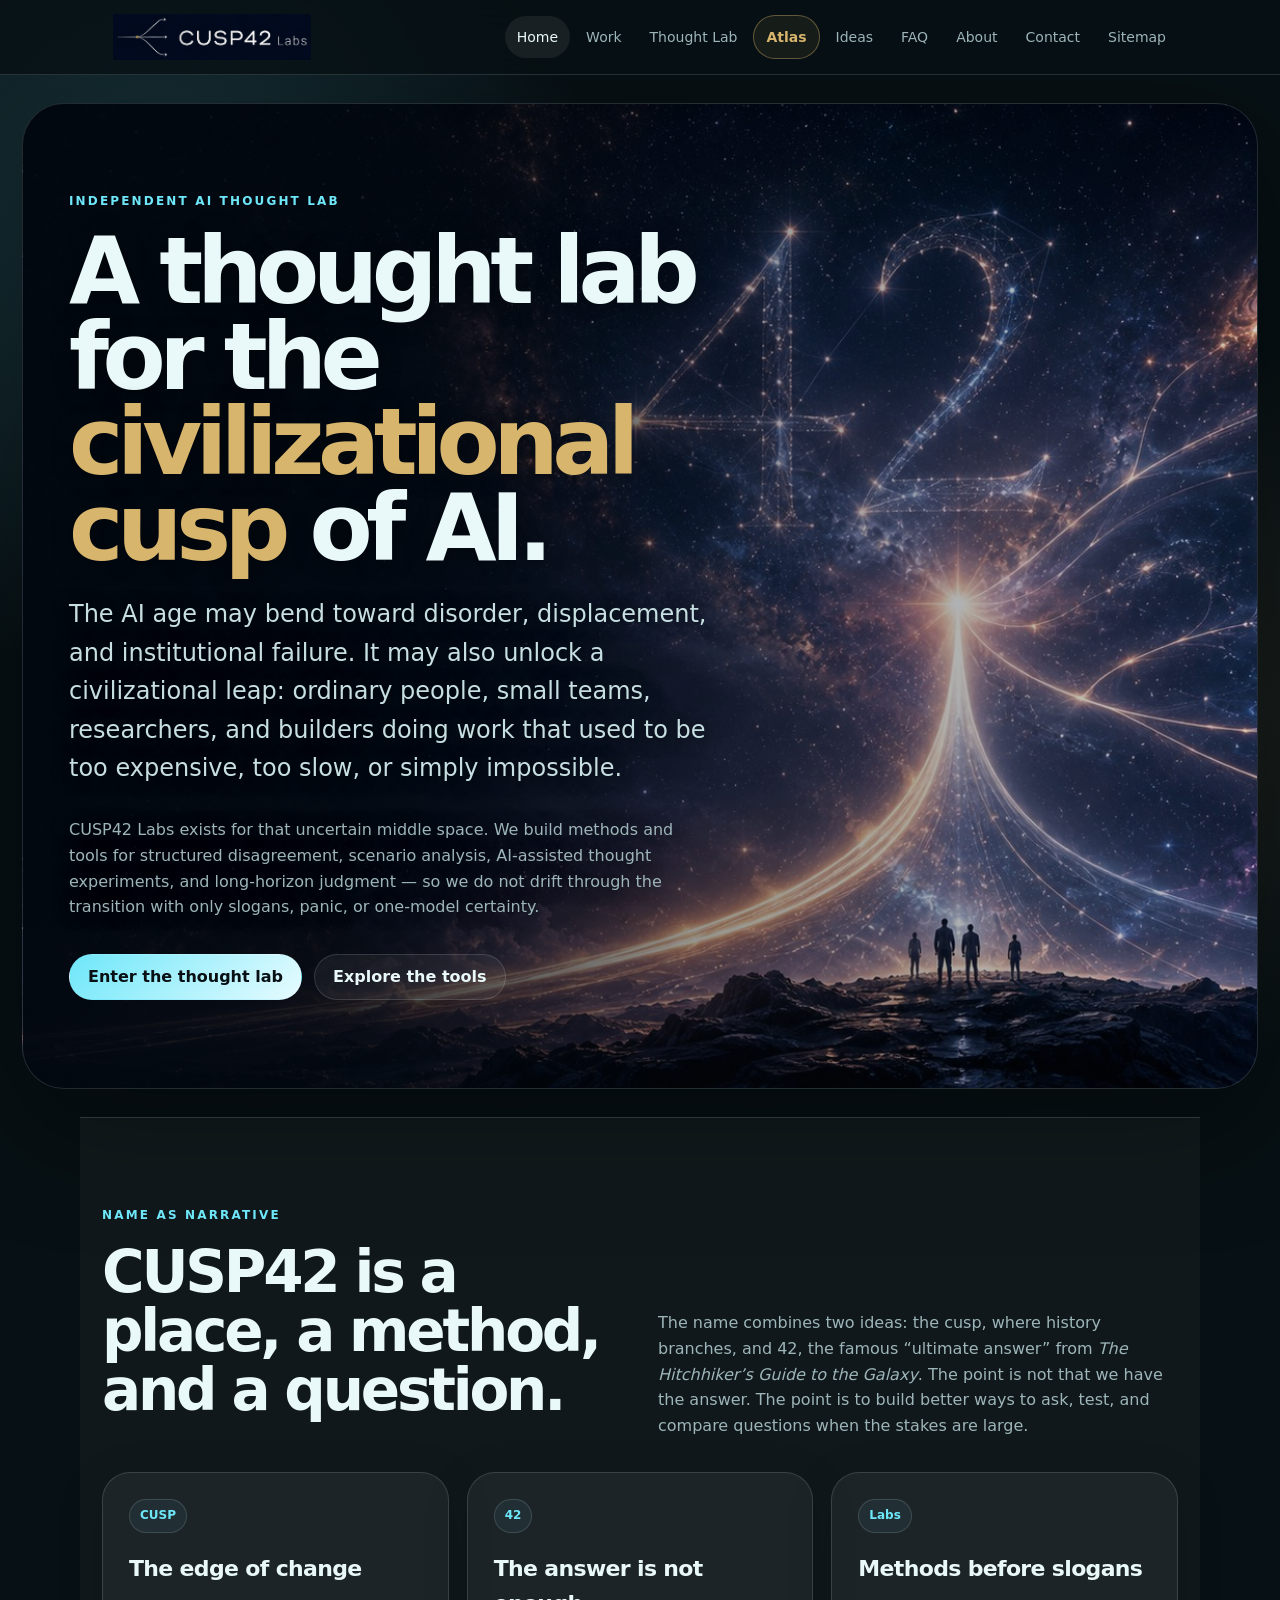
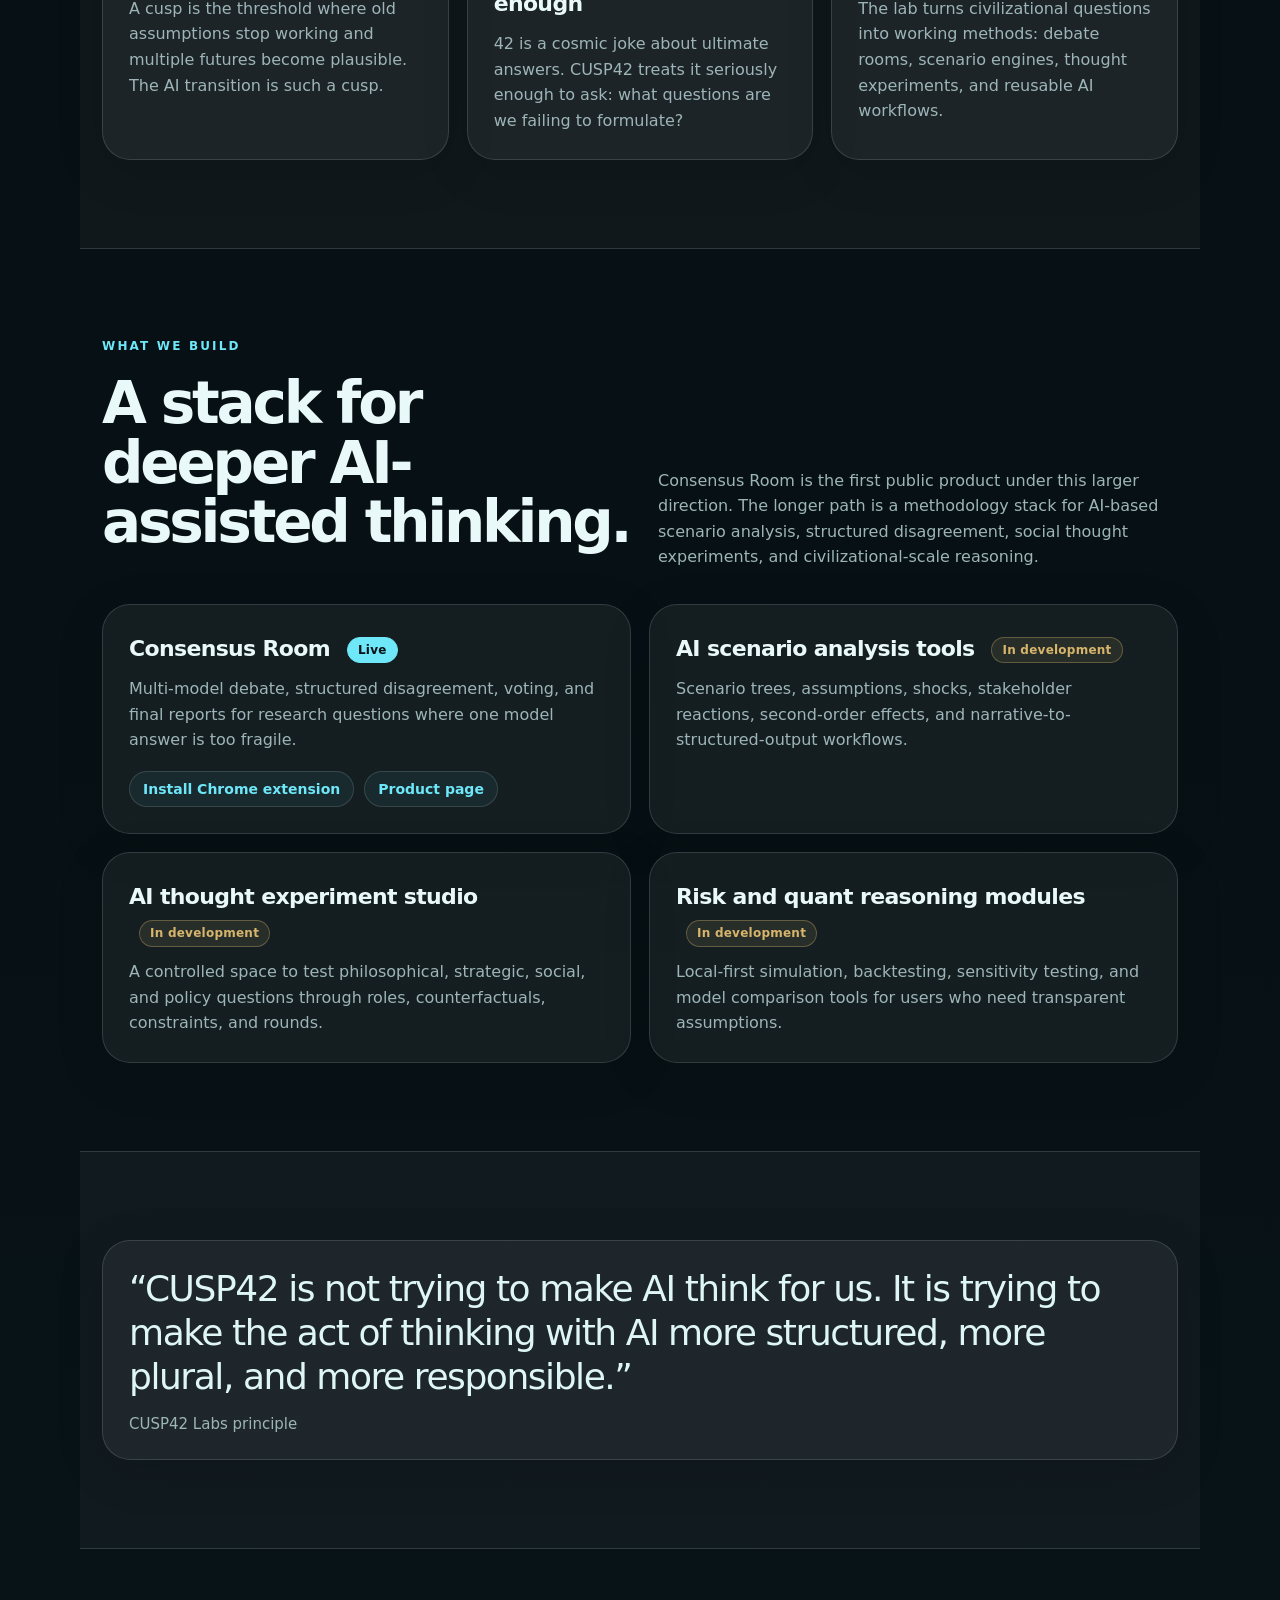
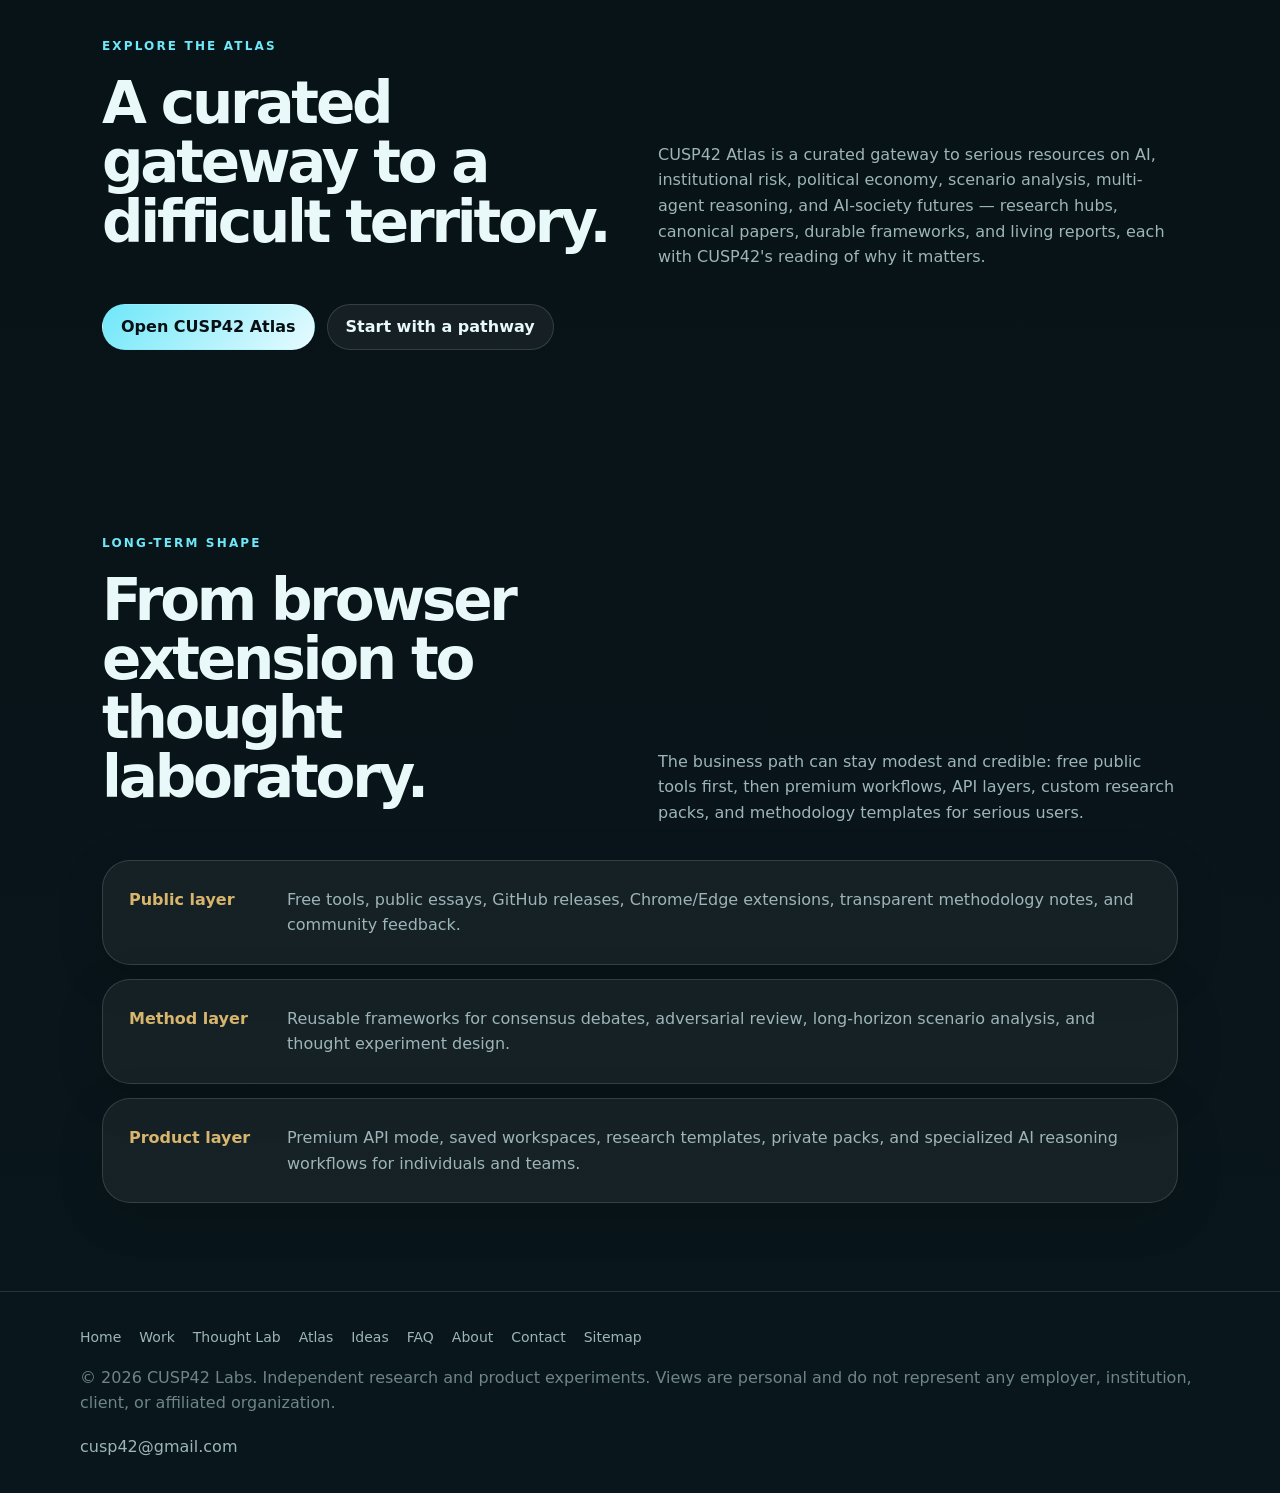
<file: index.html>
<!doctype html>
<html lang="en">
<head>
  <meta charset="utf-8" />
  <meta name="viewport" content="width=device-width, initial-scale=1" />
  <title>CUSP42 Labs — Thought lab for the AI civilizational cusp</title>
  <meta name="description" content="CUSP42 Labs is an independent AI thought lab building tools and methods for scenario analysis, plural reasoning, thought experiments, and civilizational futures in the AI age." />
  <link rel="canonical" href="https://cusp42.com/" />
  <meta property="og:title" content="CUSP42 Labs" />
  <meta property="og:description" content="At the civilizational cusp of AI, CUSP42 Labs builds better rooms for thinking: scenario analysis, plural reasoning, and AI-assisted thought experiments." />
  <meta property="og:type" content="website" />
  <meta property="og:url" content="https://cusp42.com/" />
  <meta property="og:image" content="https://cusp42.com/assets/cusp42-hero.jpg" />
  <meta name="twitter:card" content="summary_large_image" />
  <meta name="twitter:title" content="CUSP42 Labs" />
  <meta name="twitter:description" content="An independent AI thought lab for scenario analysis, plural reasoning, and AI-assisted thought experiments." />
  <meta name="twitter:image" content="https://cusp42.com/assets/cusp42-hero.jpg" />
  <link rel="icon" href="assets/favicon.png" type="image/png" />
  <link rel="stylesheet" href="assets/styles.css" />
  <script type="application/ld+json">
  {
    "@context": "https://schema.org",
    "@type": "Organization",
    "name": "CUSP42 Labs",
    "alternateName": "CUSP42",
    "url": "https://cusp42.com/",
    "logo": "https://cusp42.com/assets/cusp42-logo-lockup.png",
    "email": "cusp42@gmail.com",
    "description": "CUSP42 Labs is an independent AI thought lab building tools and methods for scenario analysis, plural reasoning, AI-assisted thought experiments, and long-horizon judgment in the AI age.",
    "knowsAbout": ["Generative AI","Scenario analysis","Plural reasoning","Multi-model AI debate","Thought experiments","Risk and quantitative reasoning","Long-duration civilization","AI institutional risk","AI political economy","Strategic foresight","Multi-agent reasoning"]
  }
  </script>
  <script type="application/ld+json">
  {
    "@context": "https://schema.org",
    "@type": "WebSite",
    "name": "CUSP42 Labs",
    "url": "https://cusp42.com/",
    "description": "A thought lab for the civilizational cusp of AI: methods and tools for structured disagreement, scenario analysis, and AI-assisted thought experiments."
  }
  </script>
  <script type="application/ld+json">
  {
    "@context": "https://schema.org",
    "@type": "SoftwareApplication",
    "name": "Consensus Room",
    "applicationCategory": "BrowserApplication",
    "operatingSystem": "Chrome, Edge (Chromium)",
    "url": "https://mobilbear.github.io/consensus-room-site/",
    "downloadUrl": "https://chromewebstore.google.com/detail/consensus-room-multi-ai-d/emdbnpaicikiaceimoacjlfijgjemebk",
    "description": "A browser extension for running structured debates across multiple AI models: round-based debate, model comparison, voting, auditable disagreement, and consensus reports for research questions where a single model answer is too fragile.",
    "creator": { "@type": "Organization", "name": "CUSP42 Labs", "url": "https://cusp42.com/" },
    "offers": { "@type": "Offer", "price": "0", "priceCurrency": "USD" }
  }
  </script>
</head>
<body>
  <header class="site-header">
    <nav class="nav" aria-label="Primary navigation">
      <a class="brand brand-lockup" href="index.html" aria-label="CUSP42 Labs home"><img src="assets/cusp42-logo-lockup.png" alt="CUSP42 Labs" /></a>
      <button class="nav-toggle" type="button" aria-expanded="false">Menu</button>
      <div class="nav-links"><a href="index.html">Home</a><a href="work.html">Work</a><a href="lab.html">Thought Lab</a><a class="nav-atlas" href="atlas.html">Atlas</a><a href="ideas.html">Ideas</a><a href="faq.html">FAQ</a><a href="about.html">About</a><a href="contact.html">Contact</a><a href="sitemap.html">Sitemap</a></div>
    </nav>
  </header>

  <main>
    <section class="hero hero-image" aria-label="CUSP42 hero image: cosmic cusp and 42">
      <div class="hero-copy-panel">
        <p class="eyebrow">Independent AI thought lab</p>
        <h1 class="h1">A thought lab for the <span class="accent">civilizational cusp</span> of AI.</h1>
        <p class="lede">The AI age may bend toward disorder, displacement, and institutional failure. It may also unlock a civilizational leap: ordinary people, small teams, researchers, and builders doing work that used to be too expensive, too slow, or simply impossible.</p>
        <p class="copy">CUSP42 Labs exists for that uncertain middle space. We build methods and tools for structured disagreement, scenario analysis, AI-assisted thought experiments, and long-horizon judgment — so we do not drift through the transition with only slogans, panic, or one-model certainty.</p>
        <div class="cta-row">
          <a class="button primary" href="lab.html">Enter the thought lab</a>
          <a class="button" href="work.html">Explore the tools</a>
        </div>
      </div>
    </section>

    <section class="section band">
      <div class="section-head">
        <div>
          <p class="eyebrow">Name as narrative</p>
          <h2 class="section-title">CUSP42 is a place, a method, and a question.</h2>
        </div>
        <p class="copy">The name combines two ideas: the cusp, where history branches, and 42, the famous “ultimate answer” from <em>The Hitchhiker’s Guide to the Galaxy</em>. The point is not that we have the answer. The point is to build better ways to ask, test, and compare questions when the stakes are large.</p>
      </div>
      <div class="grid three">
        <article class="card">
          <span class="tag">CUSP</span>
          <h3>The edge of change</h3>
          <p>A cusp is the threshold where old assumptions stop working and multiple futures become plausible. The AI transition is such a cusp.</p>
        </article>
        <article class="card">
          <span class="tag">42</span>
          <h3>The answer is not enough</h3>
          <p>42 is a cosmic joke about ultimate answers. CUSP42 treats it seriously enough to ask: what questions are we failing to formulate?</p>
        </article>
        <article class="card">
          <span class="tag">Labs</span>
          <h3>Methods before slogans</h3>
          <p>The lab turns civilizational questions into working methods: debate rooms, scenario engines, thought experiments, and reusable AI workflows.</p>
        </article>
      </div>
    </section>

    <section class="section">
      <div class="section-head">
        <div>
          <p class="eyebrow">What we build</p>
          <h2 class="section-title">A stack for deeper AI-assisted thinking.</h2>
        </div>
        <p class="copy">Consensus Room is the first public product under this larger direction. The longer path is a methodology stack for AI-based scenario analysis, structured disagreement, social thought experiments, and civilizational-scale reasoning.</p>
      </div>
      <div class="grid two">
        <article class="feature"><h3>Consensus Room <span class="status live">Live</span></h3><p>Multi-model debate, structured disagreement, voting, and final reports for research questions where one model answer is too fragile.</p><div class="mini-links"><a href="https://chromewebstore.google.com/detail/consensus-room-multi-ai-d/emdbnpaicikiaceimoacjlfijgjemebk" target="_blank" rel="noopener">Install Chrome extension</a><a href="https://mobilbear.github.io/consensus-room-site/" target="_blank" rel="noopener">Product page</a></div></article>
        <article class="feature"><h3>AI scenario analysis tools <span class="status dev">In development</span></h3><p>Scenario trees, assumptions, shocks, stakeholder reactions, second-order effects, and narrative-to-structured-output workflows.</p></article>
        <article class="feature"><h3>AI thought experiment studio <span class="status dev">In development</span></h3><p>A controlled space to test philosophical, strategic, social, and policy questions through roles, counterfactuals, constraints, and rounds.</p></article>
        <article class="feature"><h3>Risk and quant reasoning modules <span class="status dev">In development</span></h3><p>Local-first simulation, backtesting, sensitivity testing, and model comparison tools for users who need transparent assumptions.</p></article>
      </div>
    </section>

    <section class="section band">
      <div class="quote">“CUSP42 is not trying to make AI think for us. It is trying to make the act of thinking with AI more structured, more plural, and more responsible.”<small>CUSP42 Labs principle</small></div>
    </section>

    <section class="section">
      <div class="section-head">
        <div>
          <p class="eyebrow">Explore the Atlas</p>
          <h2 class="section-title">A curated gateway to a difficult territory.</h2>
        </div>
        <p class="copy">CUSP42 Atlas is a curated gateway to serious resources on AI, institutional risk, political economy, scenario analysis, multi-agent reasoning, and AI-society futures — research hubs, canonical papers, durable frameworks, and living reports, each with CUSP42's reading of why it matters.</p>
      </div>
      <div class="cta-row compact">
        <a class="button primary" href="atlas.html">Open CUSP42 Atlas</a>
        <a class="button" href="atlas.html#pathways">Start with a pathway</a>
      </div>
    </section>

    <section class="section">
      <div class="section-head">
        <div>
          <p class="eyebrow">Long-term shape</p>
          <h2 class="section-title">From browser extension to thought laboratory.</h2>
        </div>
        <p class="copy">The business path can stay modest and credible: free public tools first, then premium workflows, API layers, custom research packs, and methodology templates for serious users.</p>
      </div>
      <div class="timeline">
        <div class="timeline-item"><strong>Public layer</strong><p>Free tools, public essays, GitHub releases, Chrome/Edge extensions, transparent methodology notes, and community feedback.</p></div>
        <div class="timeline-item"><strong>Method layer</strong><p>Reusable frameworks for consensus debates, adversarial review, long-horizon scenario analysis, and thought experiment design.</p></div>
        <div class="timeline-item"><strong>Product layer</strong><p>Premium API mode, saved workspaces, research templates, private packs, and specialized AI reasoning workflows for individuals and teams.</p></div>
      </div>
    </section>
  </main>

  <footer class="footer"><nav class="footer-nav" aria-label="Footer site map"><a href="index.html">Home</a><a href="work.html">Work</a><a href="lab.html">Thought Lab</a><a href="atlas.html">Atlas</a><a href="ideas.html">Ideas</a><a href="faq.html">FAQ</a><a href="about.html">About</a><a href="contact.html">Contact</a><a href="sitemap.html">Sitemap</a></nav><div class="footer-inner"><div>© <span id="year">2026</span> CUSP42 Labs. Independent research and product experiments. Views are personal and do not represent any employer, institution, client, or affiliated organization.</div><div><a href="contact.html">cusp42@gmail.com</a></div></div></footer>
  <script src="assets/site.js"></script><script>document.getElementById('year').textContent = new Date().getFullYear();</script>
</body>
</html>
</file>
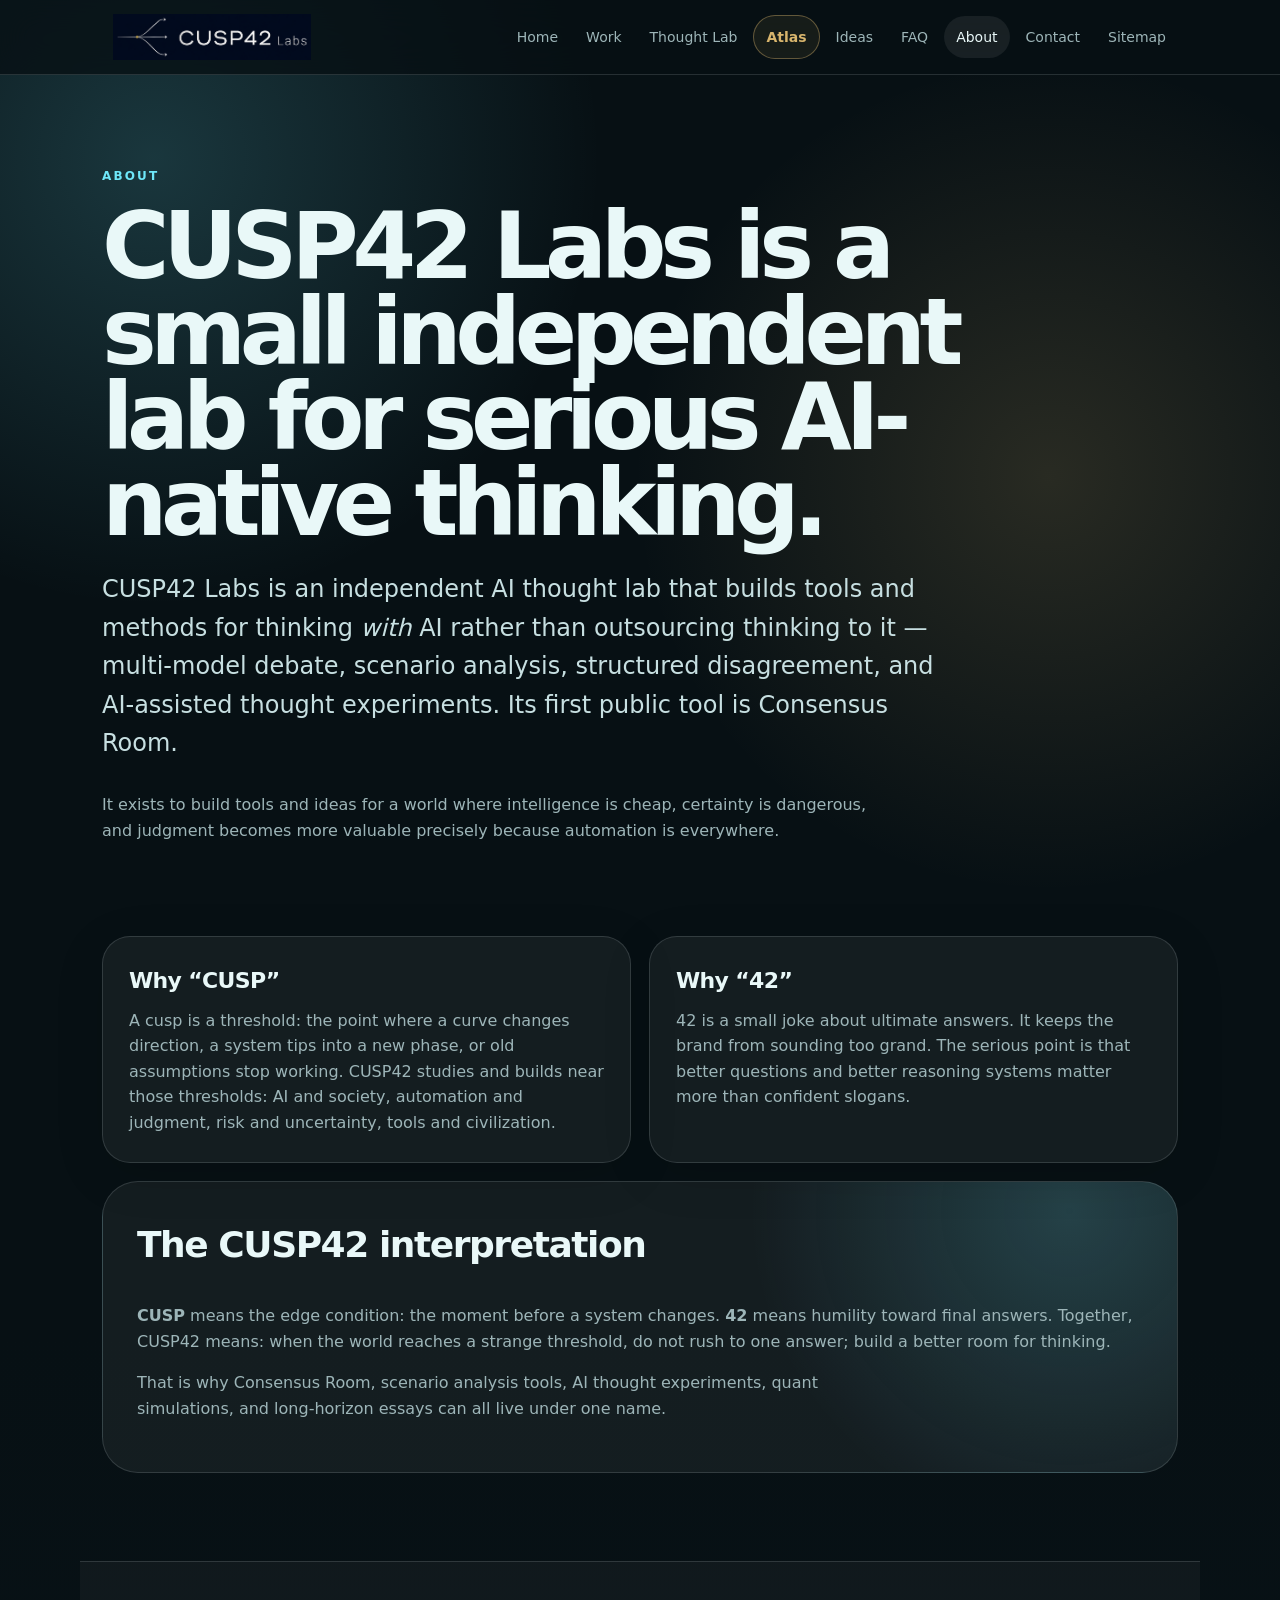
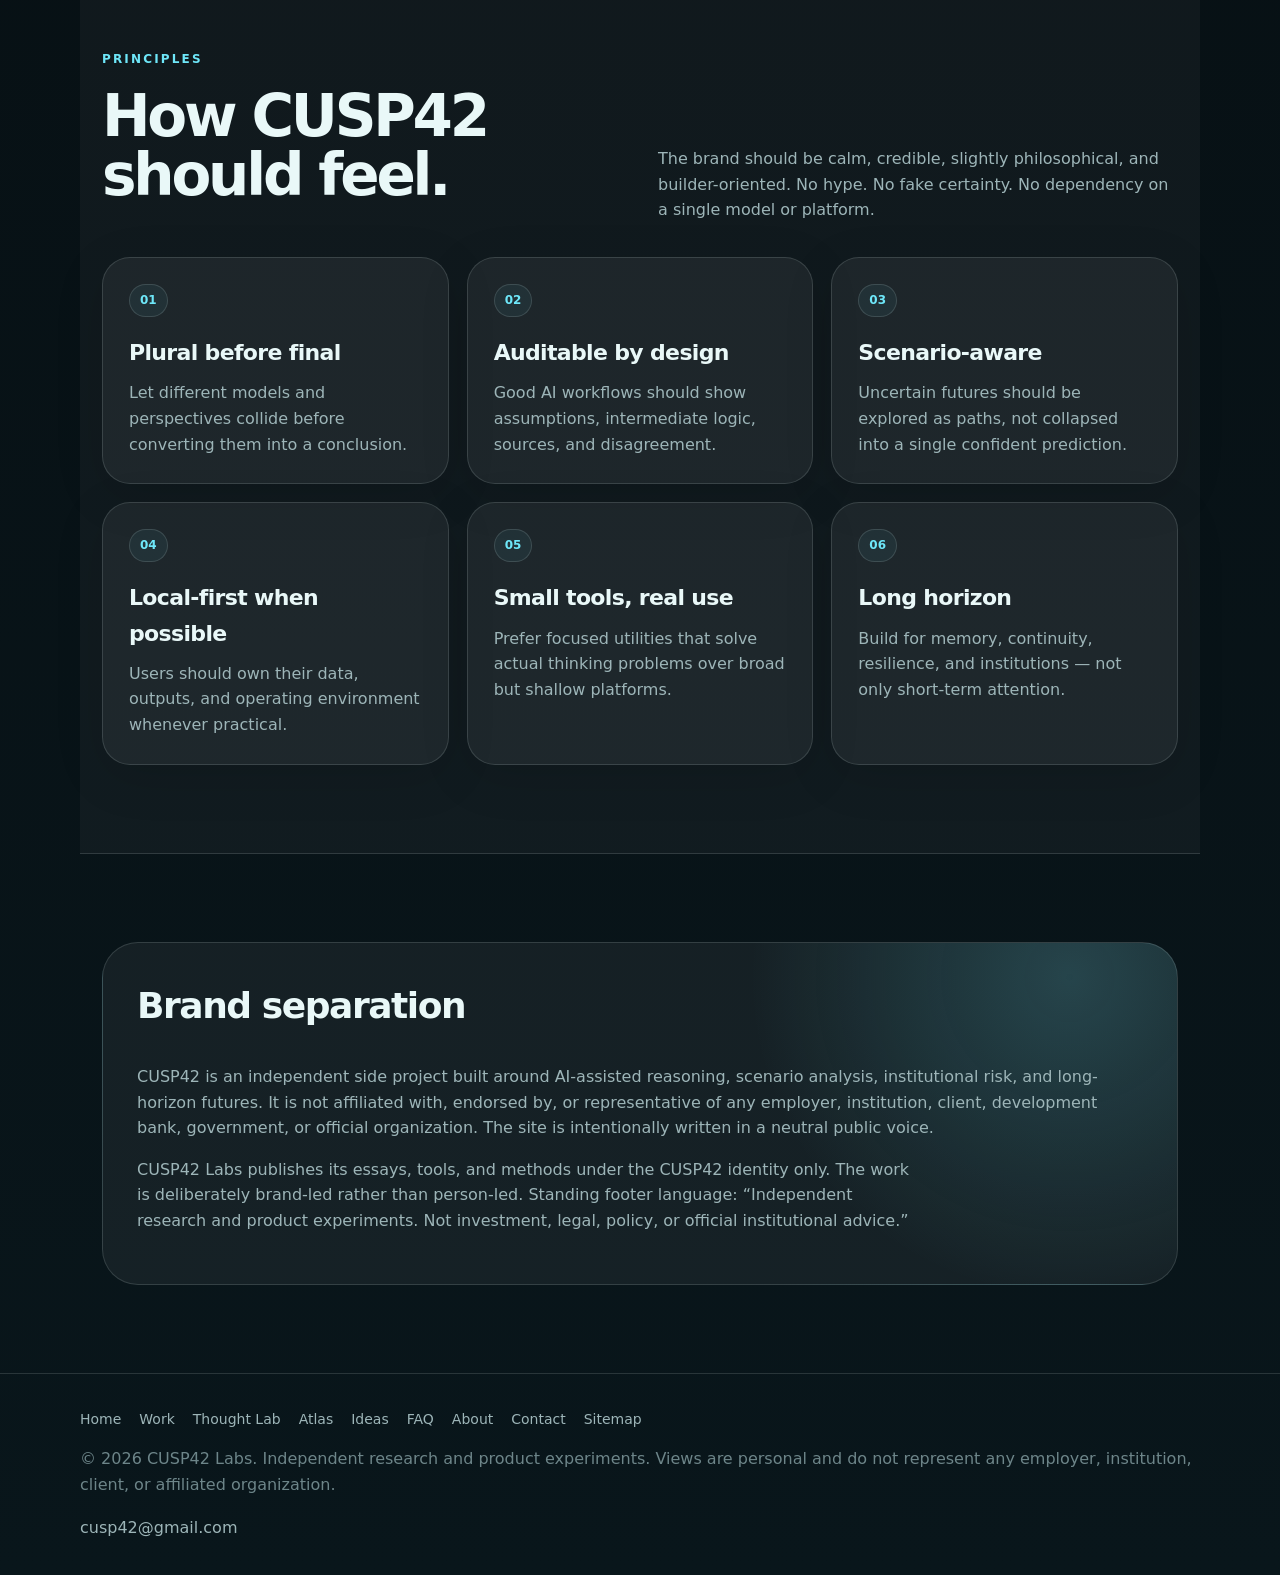
<file: about.html>
<!doctype html>
<html lang="en">
<head>
  <meta charset="utf-8" />
  <meta name="viewport" content="width=device-width, initial-scale=1" />
  <title>About — CUSP42 Labs</title>
  <meta name="description" content="About CUSP42 Labs, an independent AI thought lab for plural reasoning, scenario analysis, risk thinking, and long-duration judgment." />
  <link rel="canonical" href="https://cusp42.com/about.html" />
  <meta property="og:title" content="About — CUSP42 Labs" />
  <meta property="og:description" content="What CUSP42 means, the lab's principles, and its independence: an independent side project, not affiliated with any employer or institution." />
  <meta property="og:type" content="website" />
  <meta property="og:url" content="https://cusp42.com/about.html" />
  <meta property="og:image" content="https://cusp42.com/assets/cusp42-hero.jpg" />
  <meta name="twitter:card" content="summary_large_image" />
  <meta name="twitter:title" content="About — CUSP42 Labs" />
  <meta name="twitter:description" content="What CUSP42 means, the lab's principles, and its independence." />
  <meta name="twitter:image" content="https://cusp42.com/assets/cusp42-hero.jpg" />
  <link rel="icon" href="assets/favicon.png" type="image/png" />
  <link rel="stylesheet" href="assets/styles.css" />
  <script type="application/ld+json">
  {
    "@context": "https://schema.org",
    "@type": "AboutPage",
    "mainEntity": {
      "@type": "Organization",
      "name": "CUSP42 Labs",
      "url": "https://cusp42.com/",
      "description": "CUSP42 Labs is a small independent AI thought lab. The name joins the cusp — the threshold where old assumptions stop working and multiple futures become plausible — with 42, a deliberately humble nod to the limits of any single ultimate answer. CUSP42 builds plural-reasoning tools, scenario-analysis methods, and long-horizon essays."
    }
  }
  </script>
</head>
<body>
  <header class="site-header">
    <nav class="nav" aria-label="Primary navigation">
      <a class="brand brand-lockup" href="index.html" aria-label="CUSP42 Labs home"><img src="assets/cusp42-logo-lockup.png" alt="CUSP42 Labs" /></a>
      <button class="nav-toggle" type="button" aria-expanded="false">Menu</button>
      <div class="nav-links"><a href="index.html">Home</a><a href="work.html">Work</a><a href="lab.html">Thought Lab</a><a class="nav-atlas" href="atlas.html">Atlas</a><a href="ideas.html">Ideas</a><a href="faq.html">FAQ</a><a href="about.html">About</a><a href="contact.html">Contact</a><a href="sitemap.html">Sitemap</a></div>
    </nav>
  </header>

  <main>
    <section class="section page-hero">
      <p class="eyebrow">About</p>
      <h1>CUSP42 Labs is a small independent lab for serious AI-native thinking.</h1>
      <p class="lede">CUSP42 Labs is an independent AI thought lab that builds tools and methods for thinking <em>with</em> AI rather than outsourcing thinking to it — multi-model debate, scenario analysis, structured disagreement, and AI-assisted thought experiments. Its first public tool is Consensus Room.</p>
      <p class="copy">It exists to build tools and ideas for a world where intelligence is cheap, certainty is dangerous, and judgment becomes more valuable precisely because automation is everywhere.</p>
    </section>

    <section class="section" style="padding-top: 20px;">
      <div class="grid two">
        <article class="feature">
          <h3>Why “CUSP”</h3>
          <p>A cusp is a threshold: the point where a curve changes direction, a system tips into a new phase, or old assumptions stop working. CUSP42 studies and builds near those thresholds: AI and society, automation and judgment, risk and uncertainty, tools and civilization.</p>
        </article>
        <article class="feature">
          <h3>Why “42”</h3>
          <p>42 is a small joke about ultimate answers. It keeps the brand from sounding too grand. The serious point is that better questions and better reasoning systems matter more than confident slogans.</p>
        </article>
      </div>
      <div class="contact-box" style="margin-top: 18px;">
        <h2>The CUSP42 interpretation</h2>
        <p><strong>CUSP</strong> means the edge condition: the moment before a system changes. <strong>42</strong> means humility toward final answers. Together, CUSP42 means: when the world reaches a strange threshold, do not rush to one answer; build a better room for thinking.</p>
        <p class="copy">That is why Consensus Room, scenario analysis tools, AI thought experiments, quant simulations, and long-horizon essays can all live under one name.</p>
      </div>
    </section>

    <section class="section band">
      <div class="section-head">
        <div>
          <p class="eyebrow">Principles</p>
          <h2 class="section-title">How CUSP42 should feel.</h2>
        </div>
        <p class="copy">The brand should be calm, credible, slightly philosophical, and builder-oriented. No hype. No fake certainty. No dependency on a single model or platform.</p>
      </div>
      <div class="grid three">
        <article class="card"><span class="tag">01</span><h3>Plural before final</h3><p>Let different models and perspectives collide before converting them into a conclusion.</p></article>
        <article class="card"><span class="tag">02</span><h3>Auditable by design</h3><p>Good AI workflows should show assumptions, intermediate logic, sources, and disagreement.</p></article>
        <article class="card"><span class="tag">03</span><h3>Scenario-aware</h3><p>Uncertain futures should be explored as paths, not collapsed into a single confident prediction.</p></article>
        <article class="card"><span class="tag">04</span><h3>Local-first when possible</h3><p>Users should own their data, outputs, and operating environment whenever practical.</p></article>
        <article class="card"><span class="tag">05</span><h3>Small tools, real use</h3><p>Prefer focused utilities that solve actual thinking problems over broad but shallow platforms.</p></article>
        <article class="card"><span class="tag">06</span><h3>Long horizon</h3><p>Build for memory, continuity, resilience, and institutions — not only short-term attention.</p></article>
      </div>
    </section>

    <section class="section">
      <div class="contact-box">
        <h2>Brand separation</h2>
        <p>CUSP42 is an independent side project built around AI-assisted reasoning, scenario analysis, institutional risk, and long-horizon futures. It is not affiliated with, endorsed by, or representative of any employer, institution, client, development bank, government, or official organization. The site is intentionally written in a neutral public voice.</p>
        <p class="copy">CUSP42 Labs publishes its essays, tools, and methods under the CUSP42 identity only. The work is deliberately brand-led rather than person-led. Standing footer language: “Independent research and product experiments. Not investment, legal, policy, or official institutional advice.”</p>
      </div>
    </section>
  </main>

  <footer class="footer"><nav class="footer-nav" aria-label="Footer site map"><a href="index.html">Home</a><a href="work.html">Work</a><a href="lab.html">Thought Lab</a><a href="atlas.html">Atlas</a><a href="ideas.html">Ideas</a><a href="faq.html">FAQ</a><a href="about.html">About</a><a href="contact.html">Contact</a><a href="sitemap.html">Sitemap</a></nav><div class="footer-inner"><div>© <span id="year">2026</span> CUSP42 Labs. Independent research and product experiments. Views are personal and do not represent any employer, institution, client, or affiliated organization.</div><div><a href="contact.html">cusp42@gmail.com</a></div></div></footer>
  <script src="assets/site.js"></script><script>document.getElementById('year').textContent = new Date().getFullYear();</script>
</body>
</html>
</file>
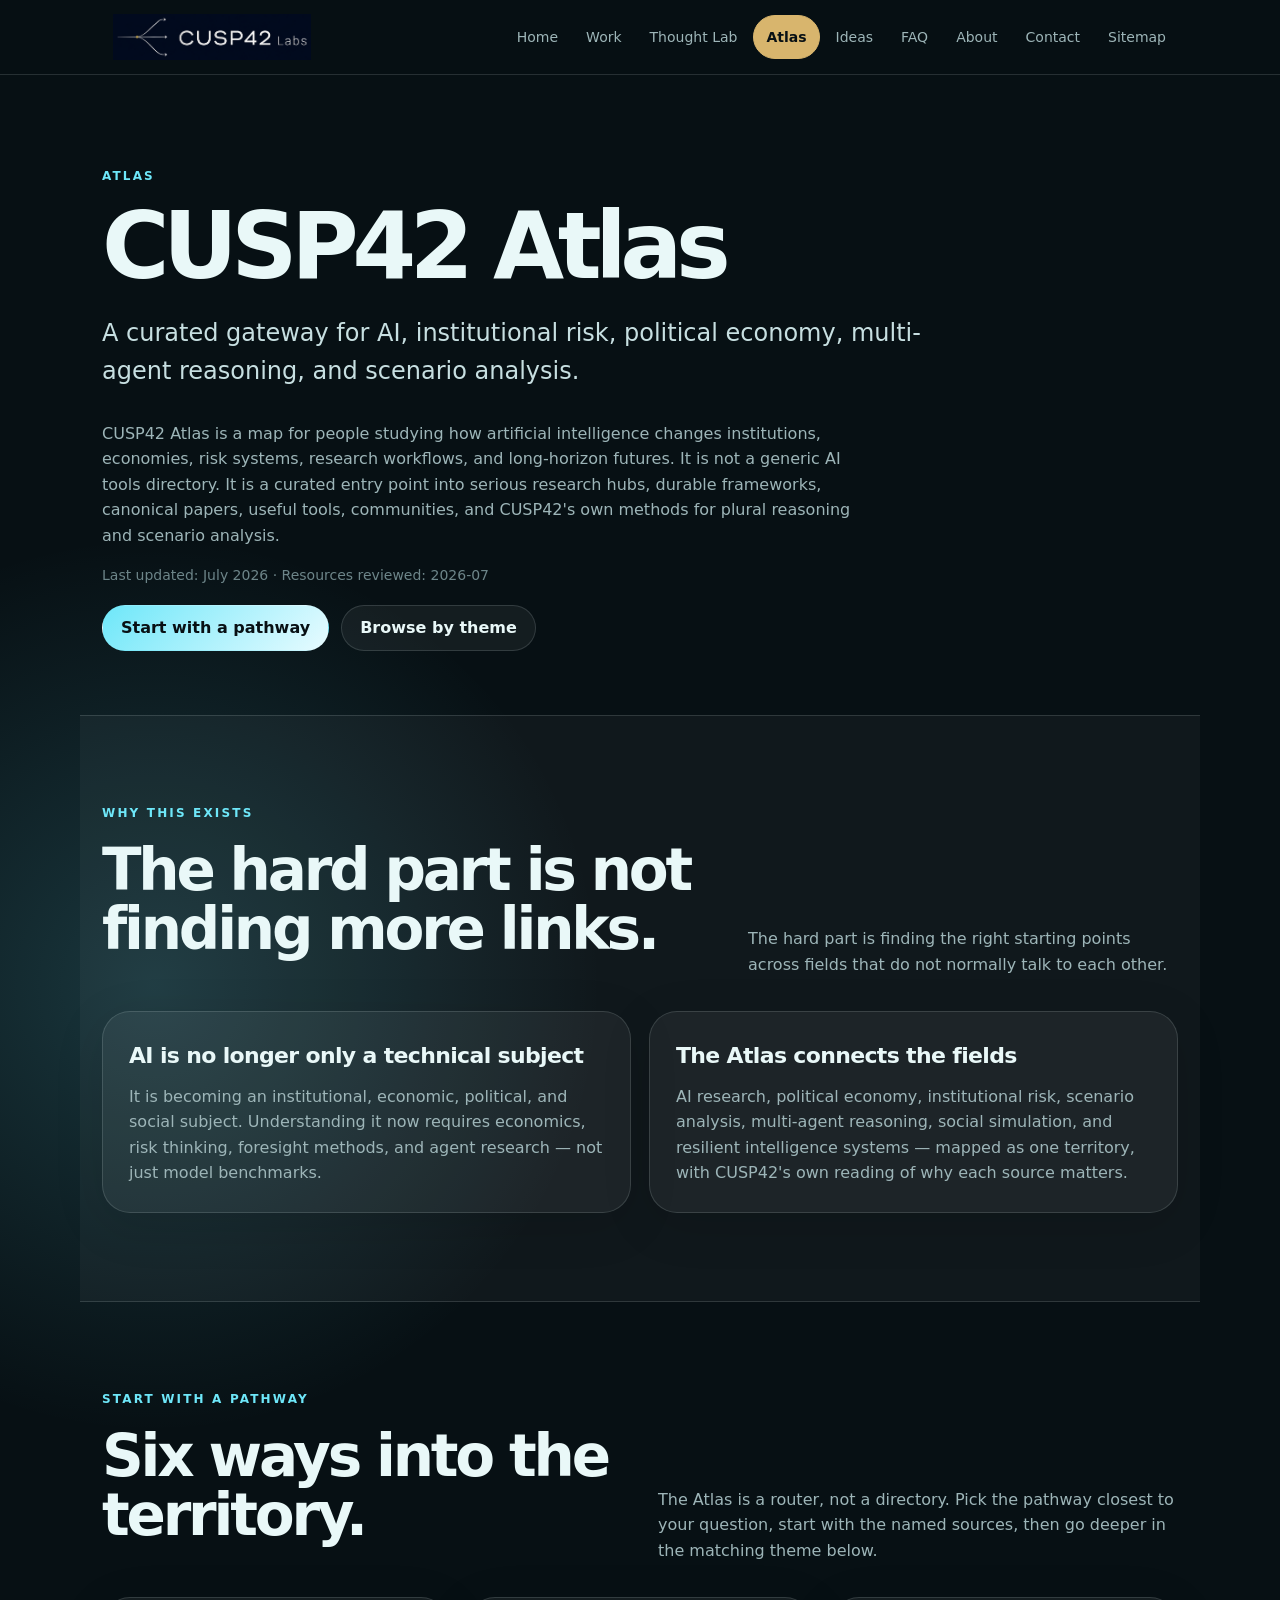
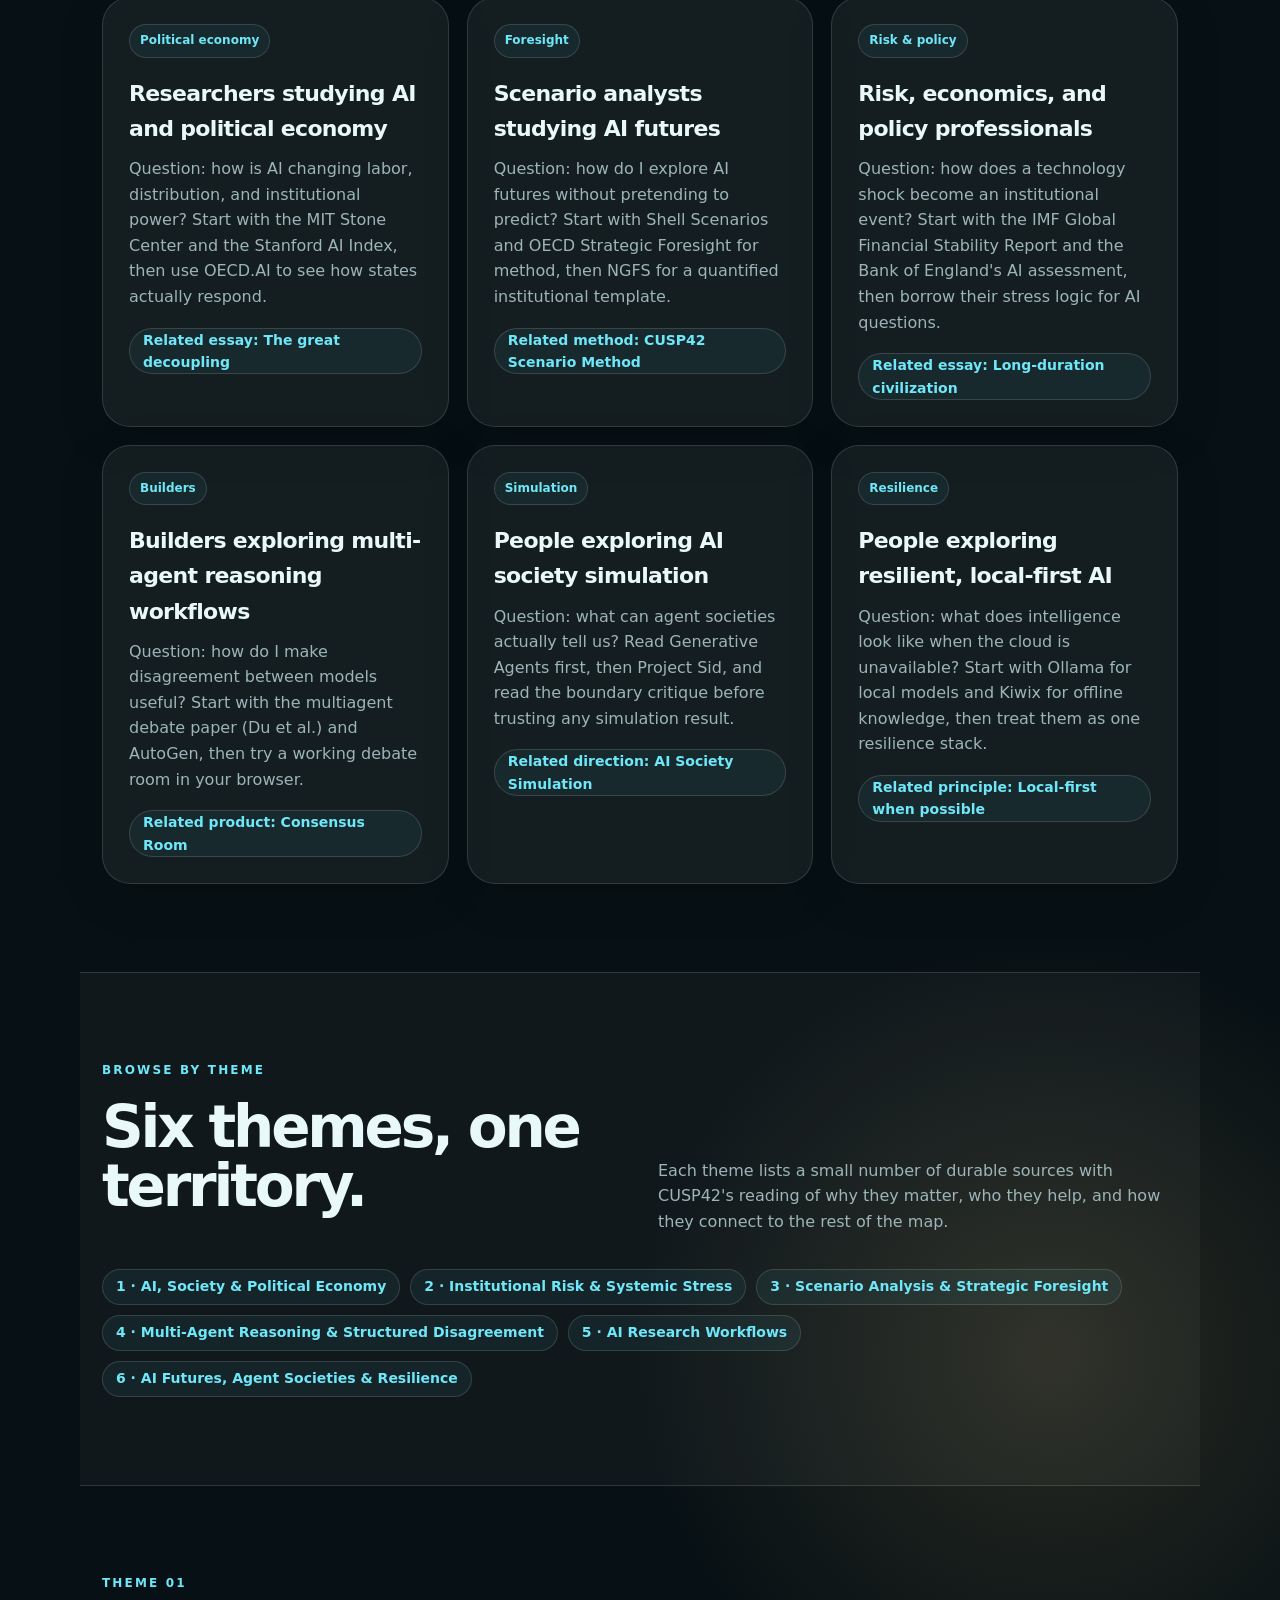
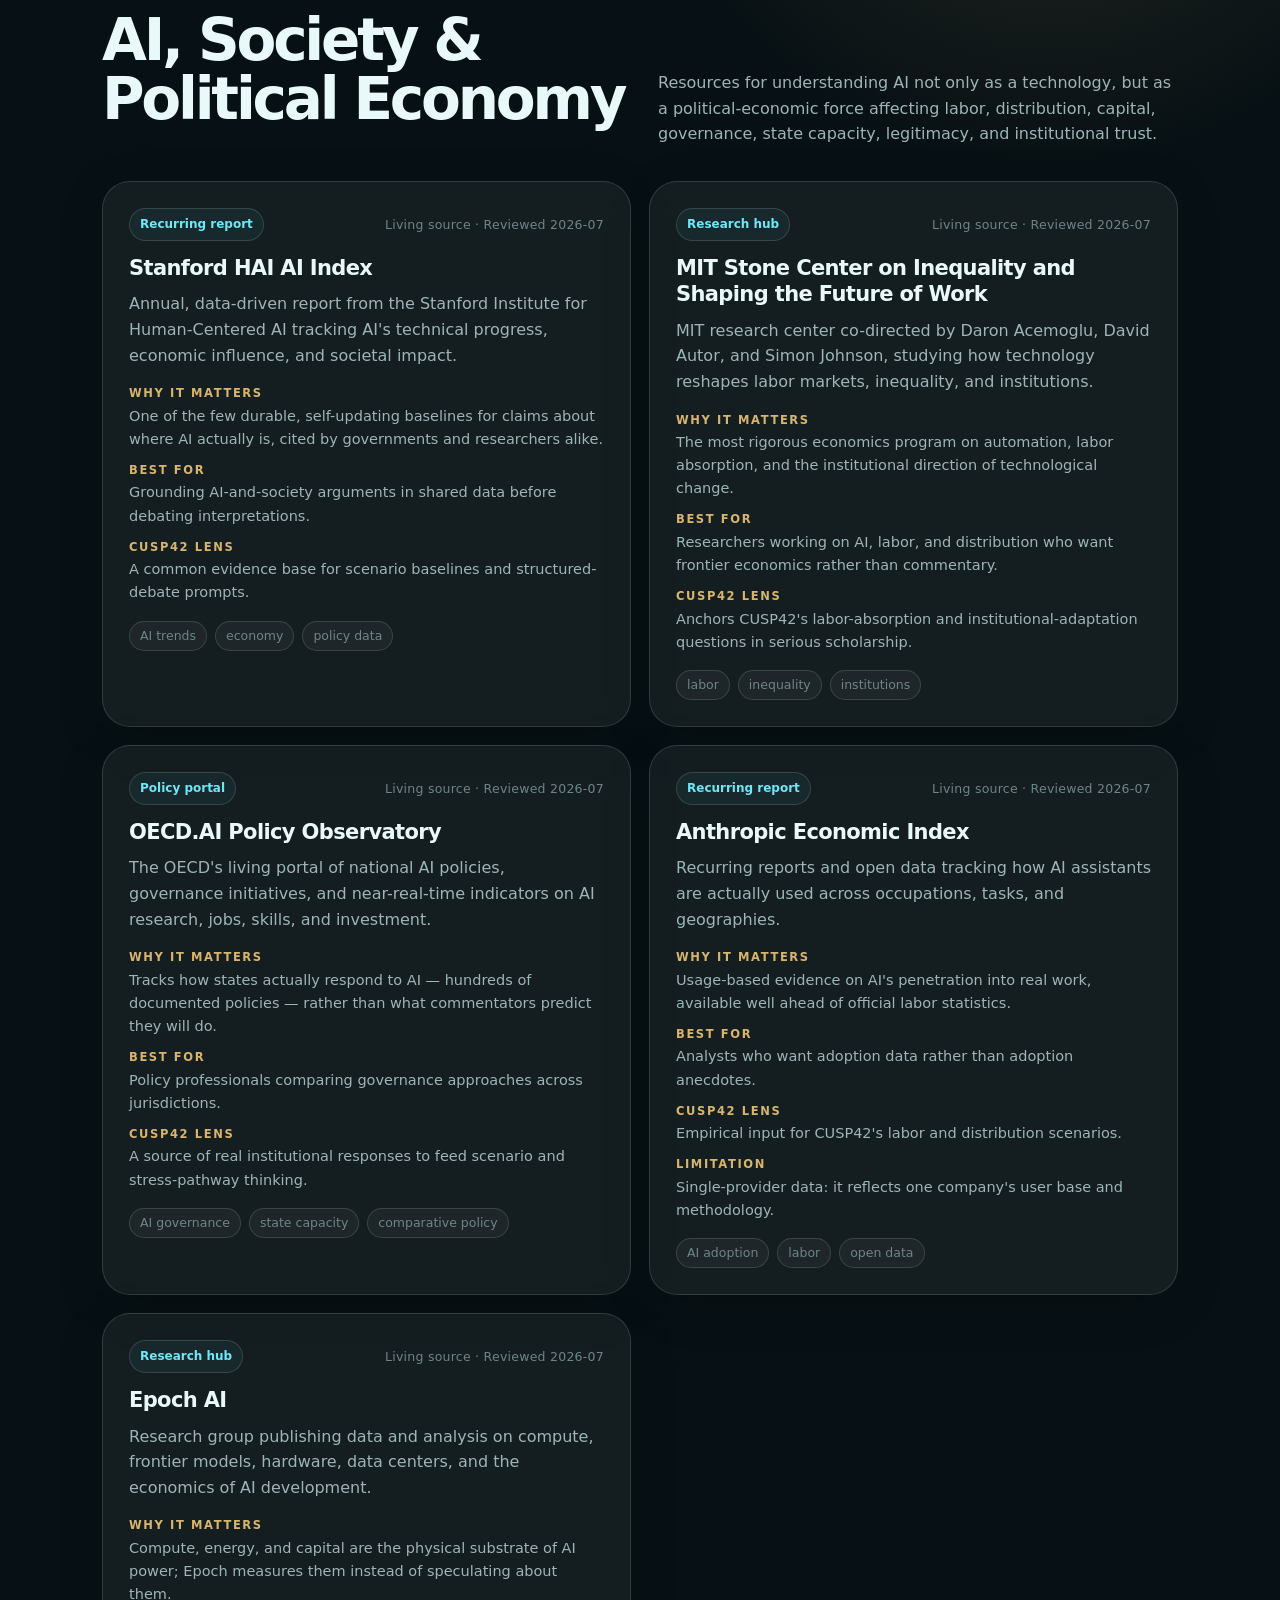
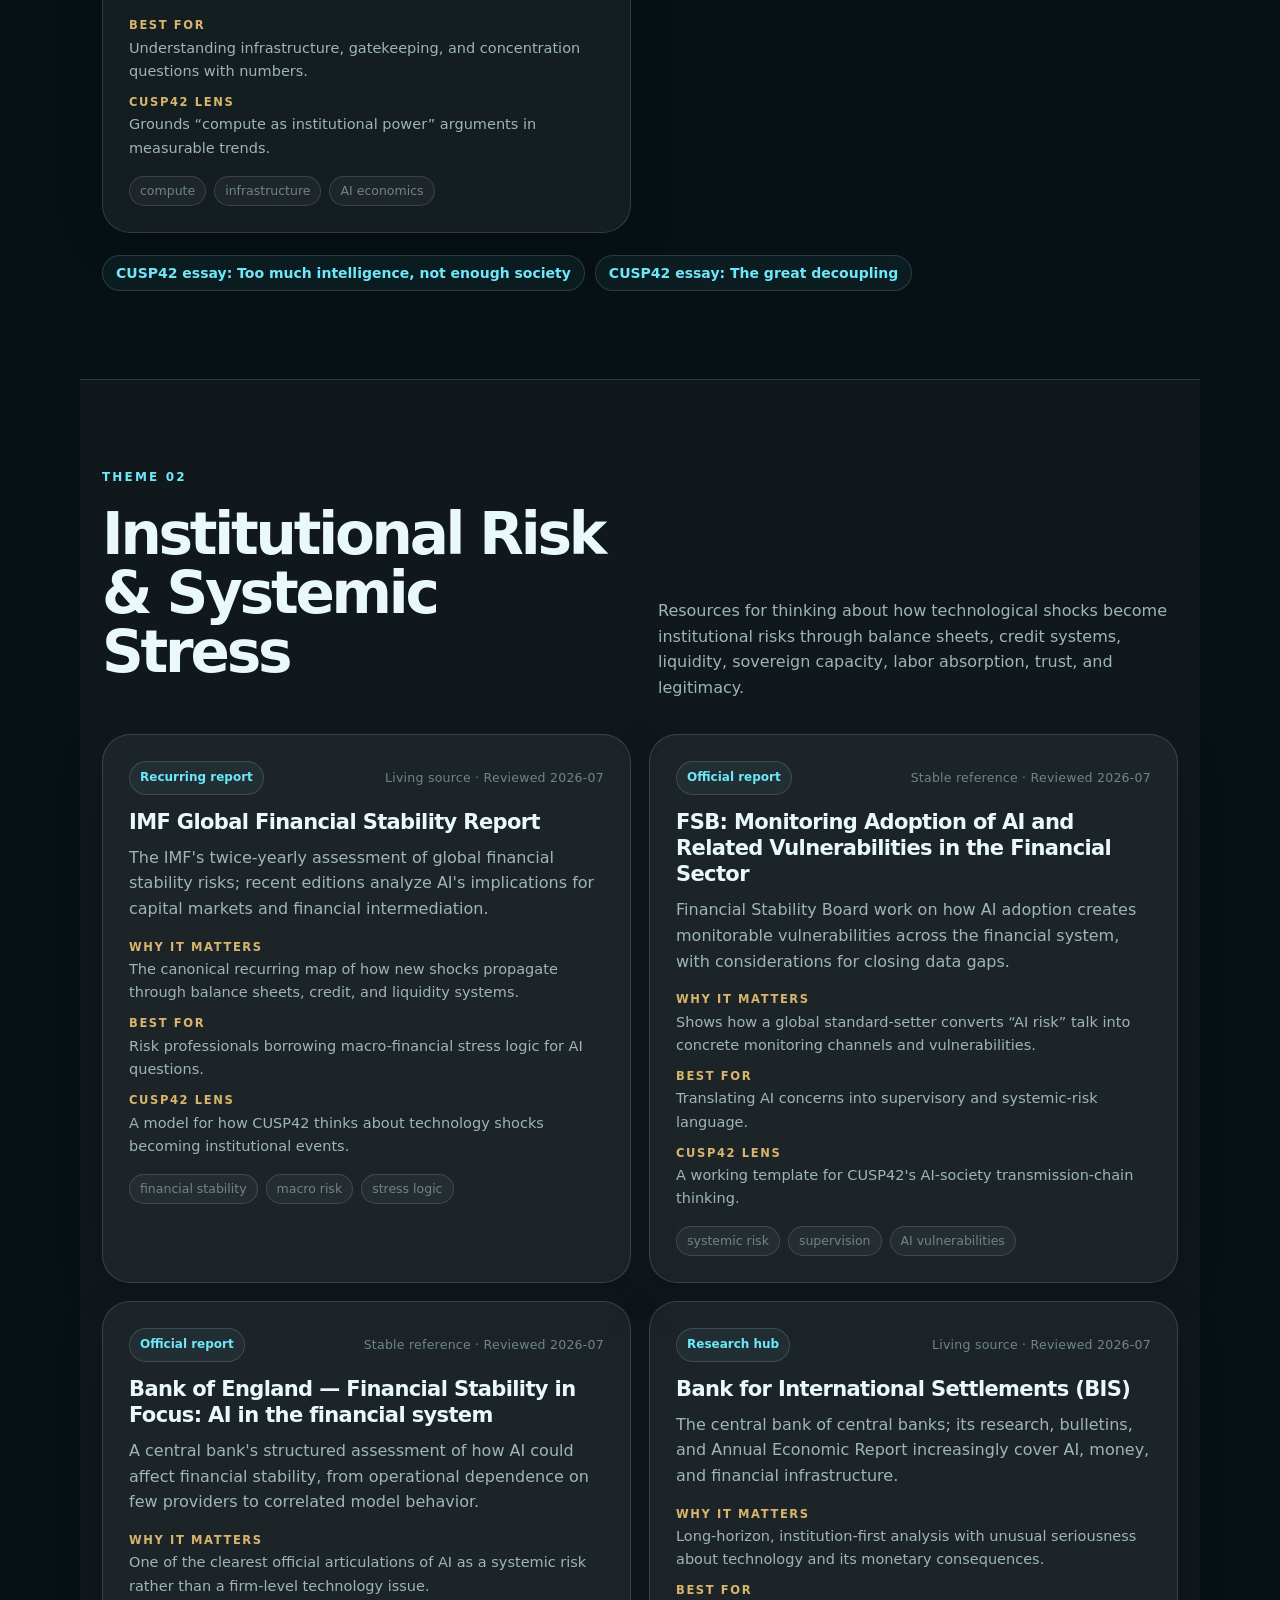
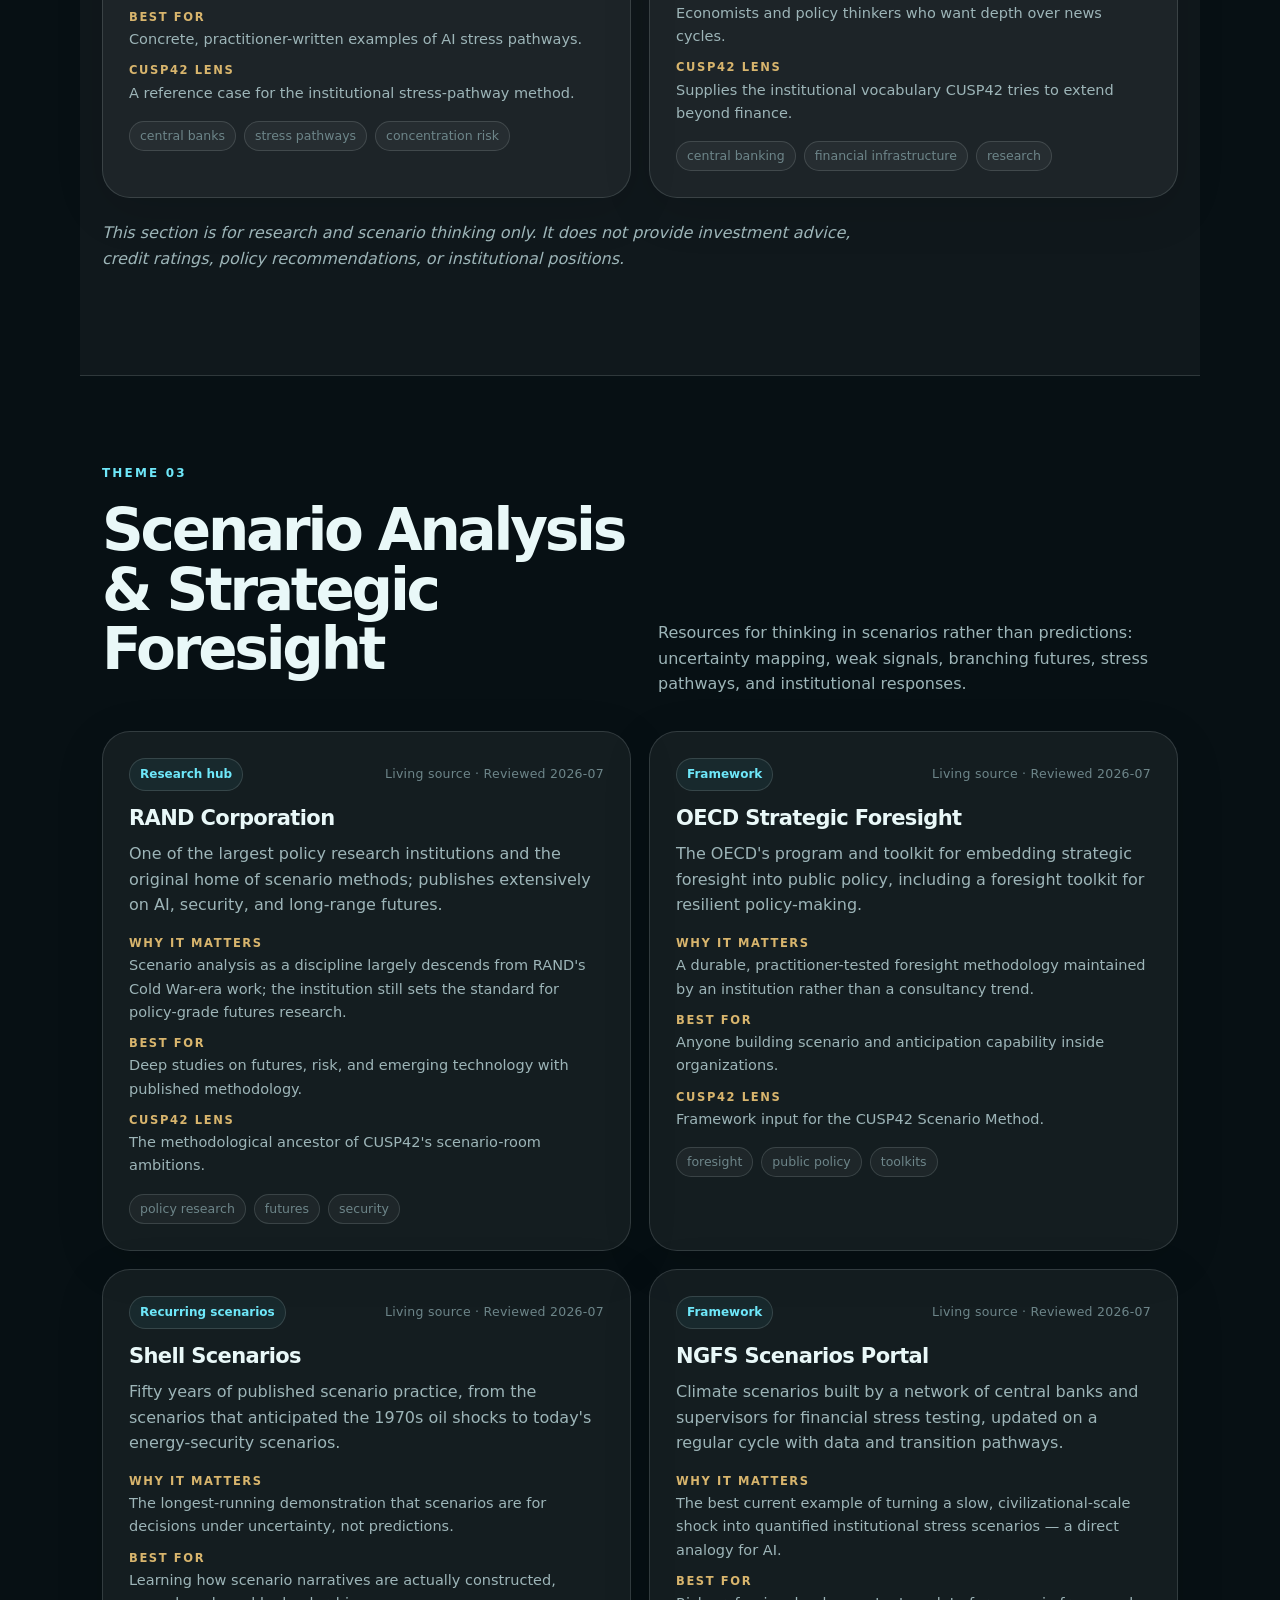
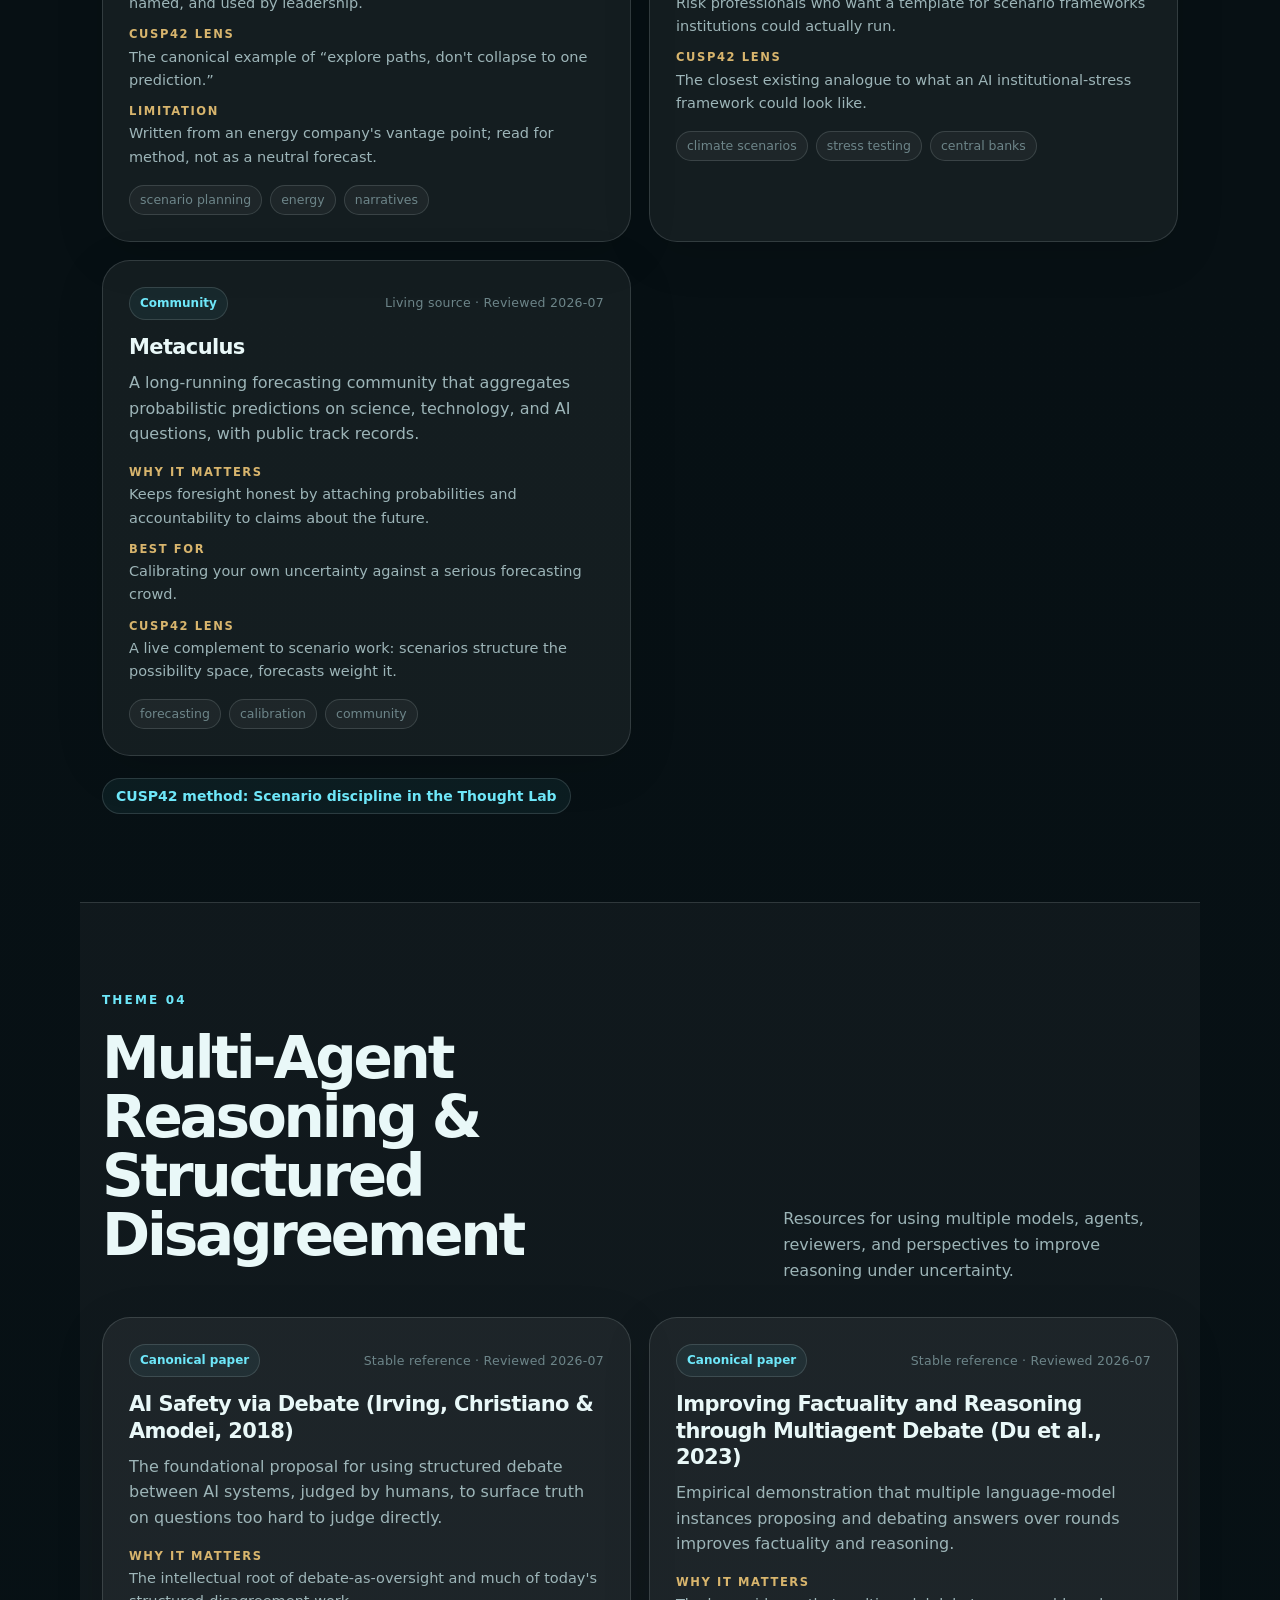
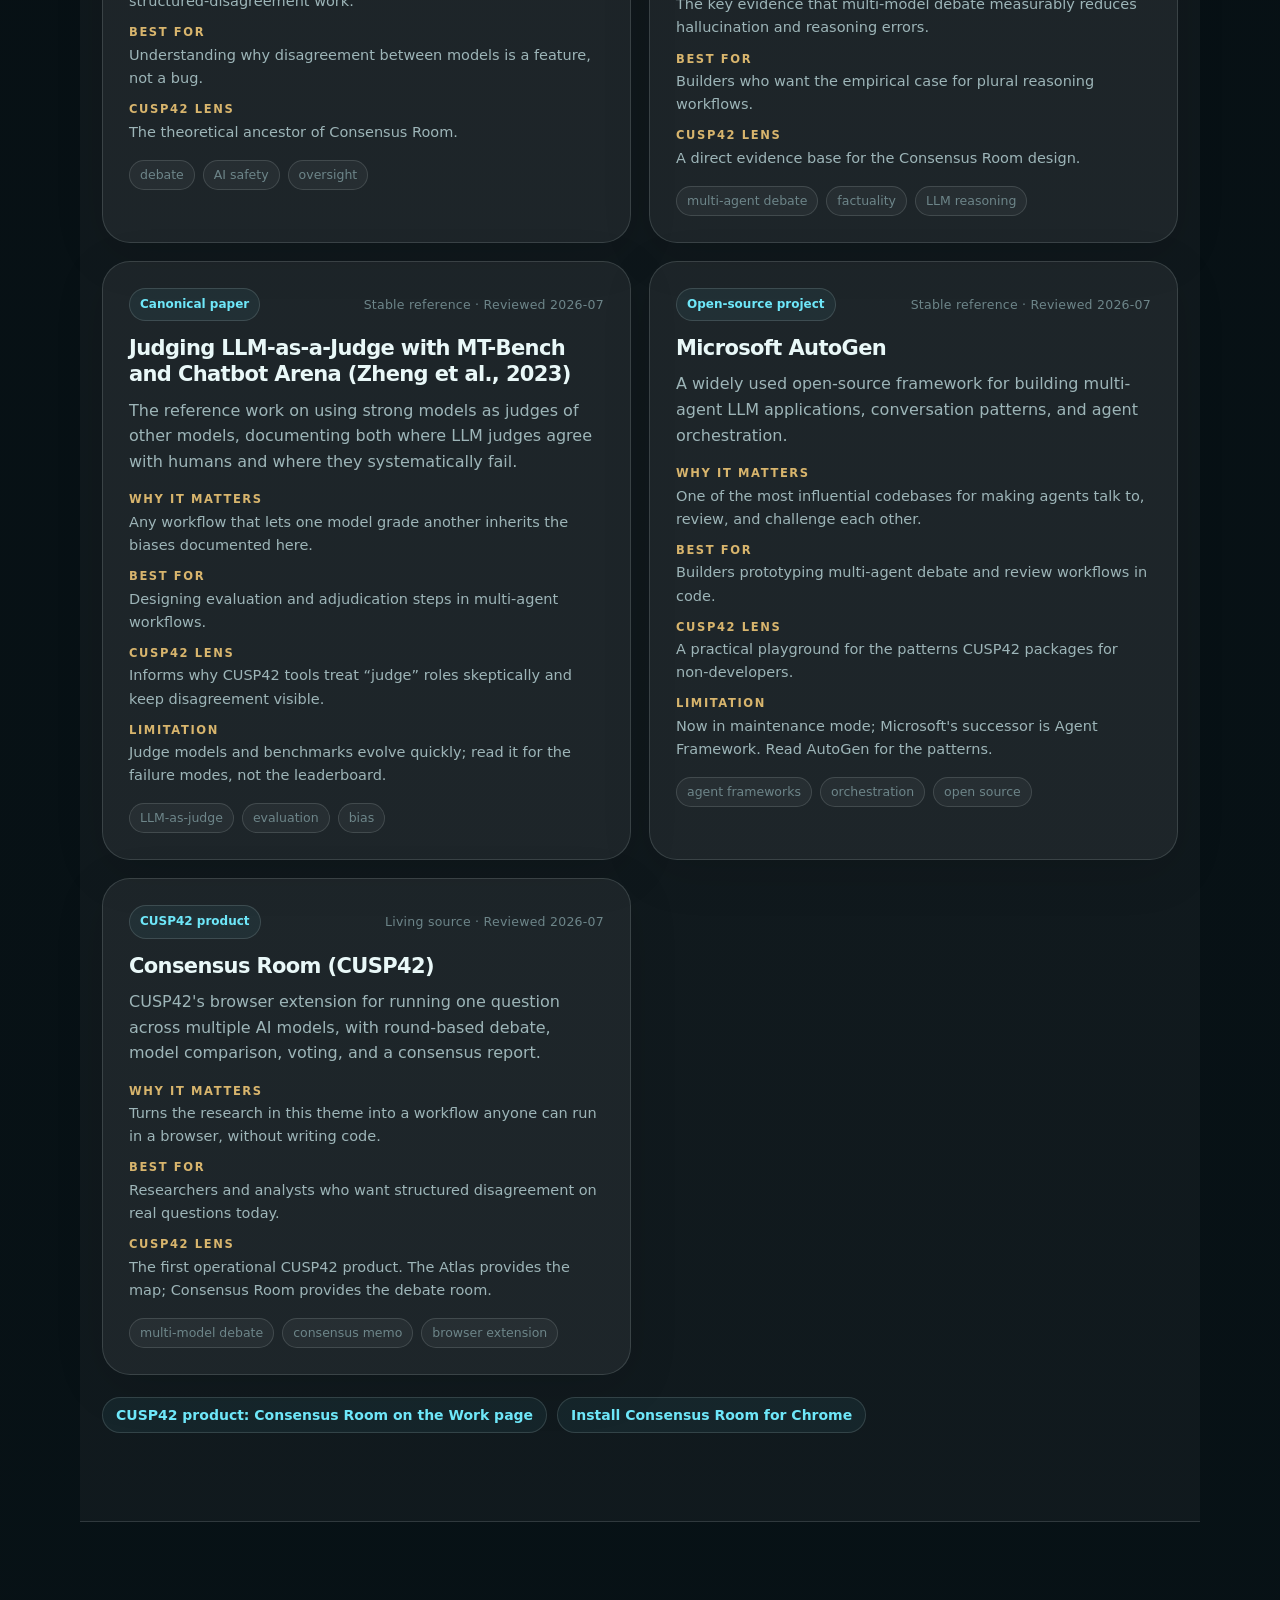
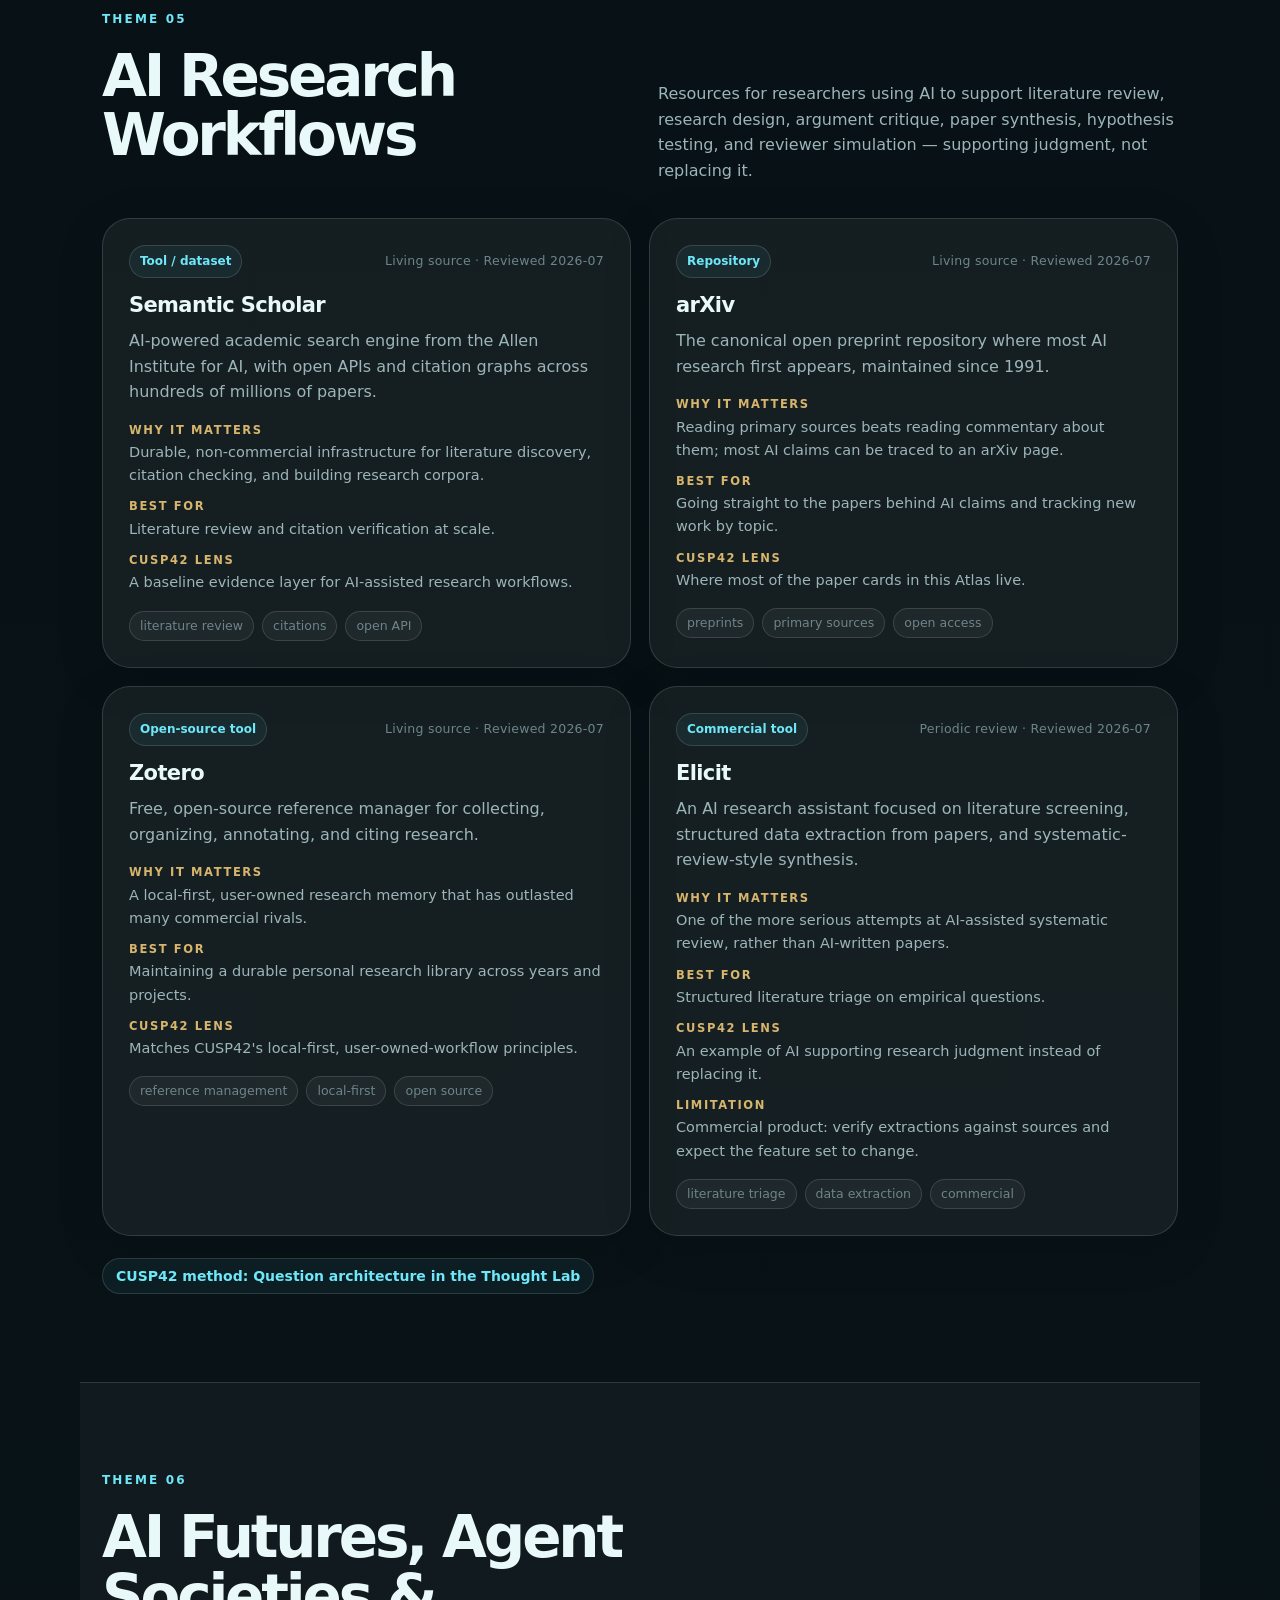
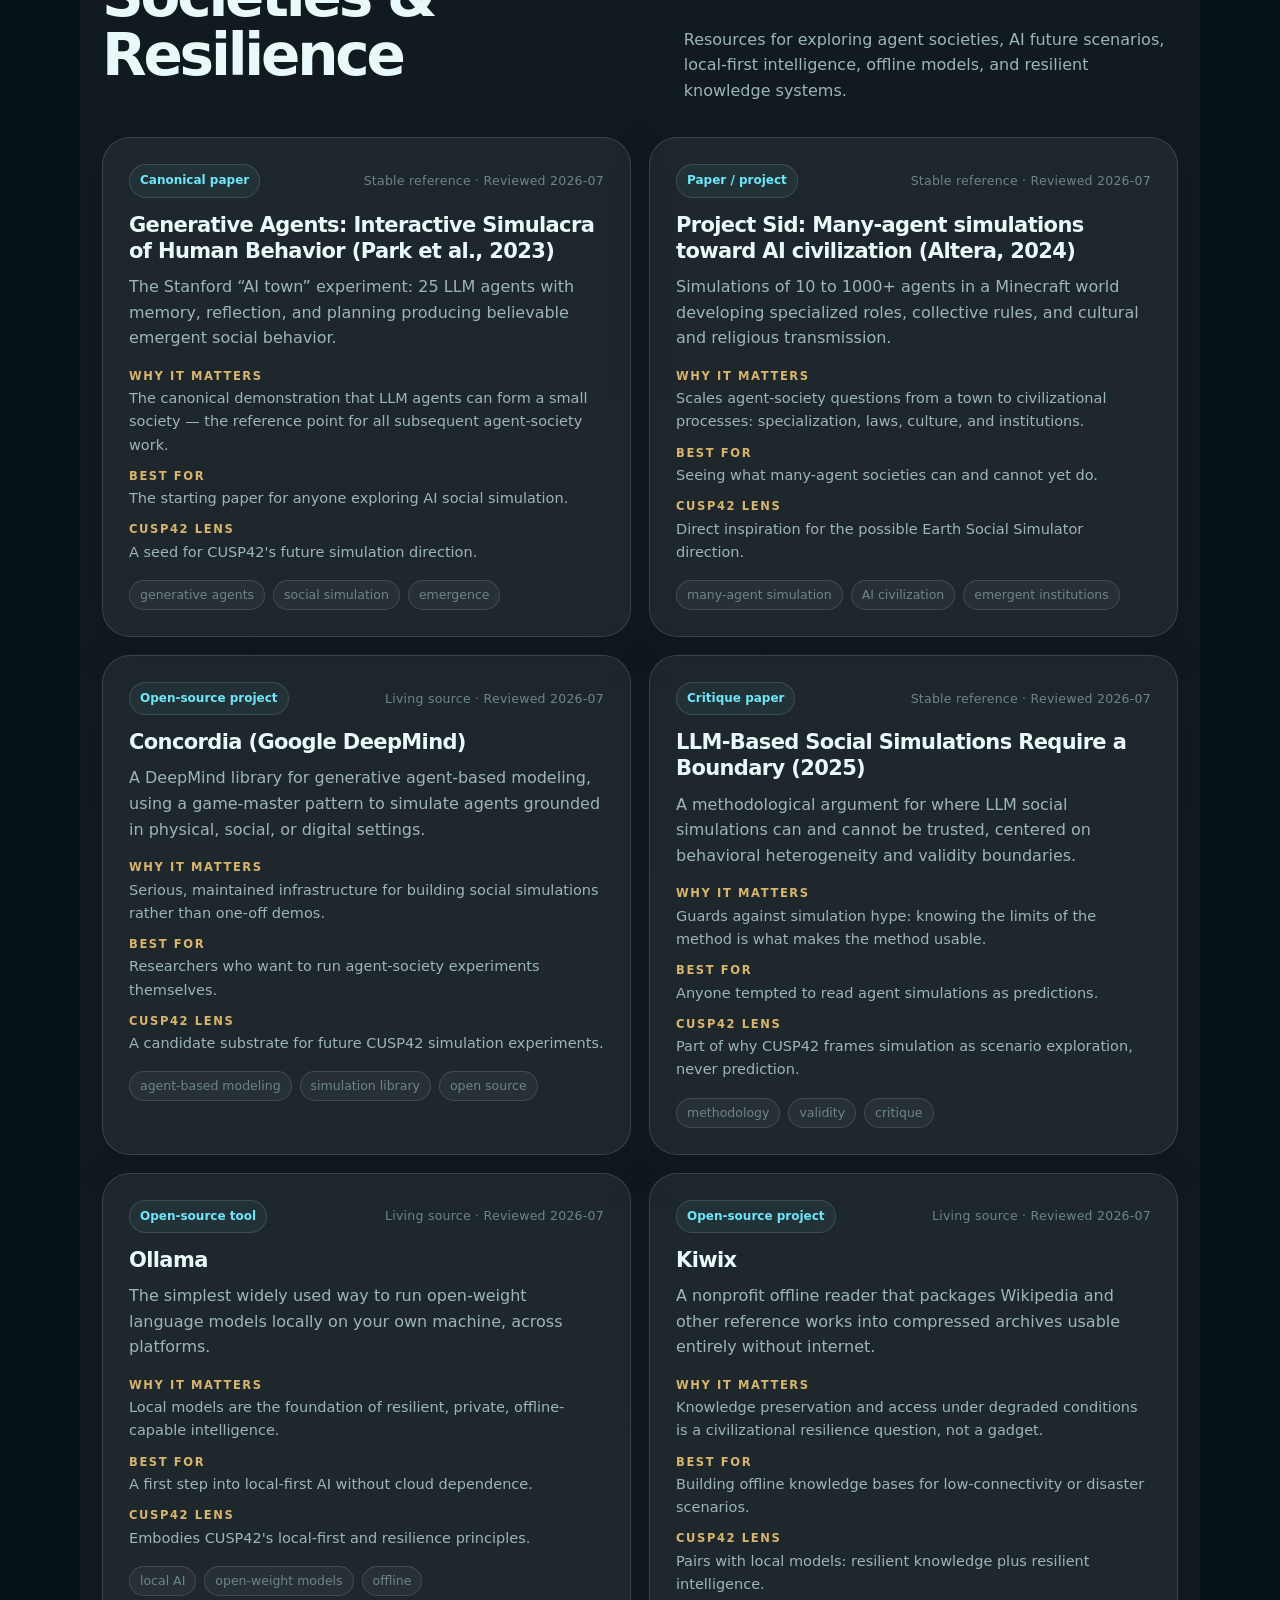
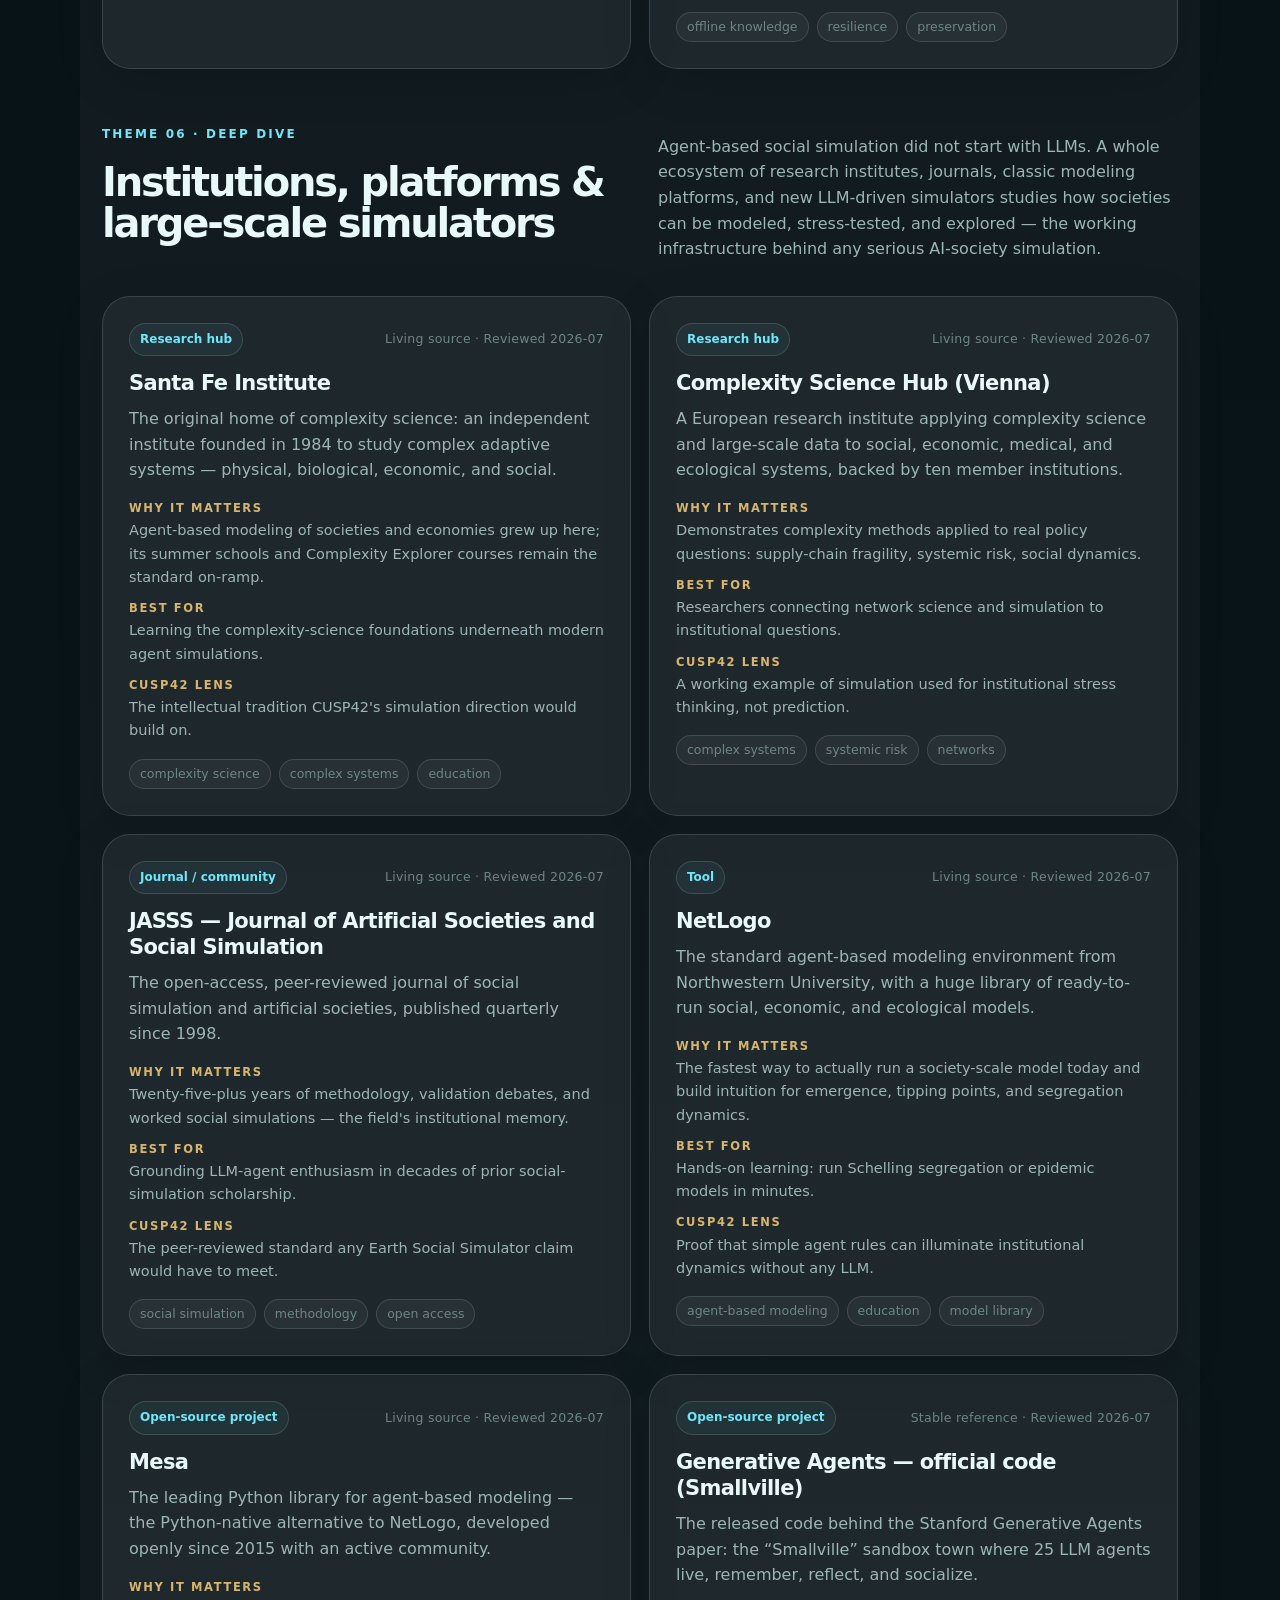
<file: atlas.html>
<!doctype html>
<html lang="en">
<head>
  <meta charset="utf-8" />
  <meta name="viewport" content="width=device-width, initial-scale=1" />
  <title>CUSP42 Atlas — AI, Institutional Risk, Political Economy, Multi-Agent Reasoning &amp; Scenario Analysis</title>
  <meta name="description" content="CUSP42 Atlas is a curated gateway for resources on AI and institutional risk, political economy, scenario analysis, multi-agent reasoning, AI research workflows, agent society simulation, and long-horizon futures." />
  <link rel="canonical" href="https://cusp42.com/atlas.html" />
  <meta property="og:title" content="CUSP42 Atlas" />
  <meta property="og:description" content="A curated gateway for AI, institutional risk, political economy, multi-agent reasoning, and scenario analysis." />
  <meta property="og:type" content="website" />
  <meta property="og:url" content="https://cusp42.com/atlas.html" />
  <meta property="og:image" content="https://cusp42.com/assets/cusp42-hero.jpg" />
  <meta name="twitter:card" content="summary_large_image" />
  <meta name="twitter:title" content="CUSP42 Atlas" />
  <meta name="twitter:description" content="A curated gateway for AI, institutional risk, political economy, multi-agent reasoning, and scenario analysis." />
  <meta name="twitter:image" content="https://cusp42.com/assets/cusp42-hero.jpg" />
  <link rel="icon" href="assets/favicon.png" type="image/png" />
  <link rel="stylesheet" href="assets/styles.css" />
  <script type="application/ld+json">
  {
    "@context": "https://schema.org",
    "@type": "CollectionPage",
    "name": "CUSP42 Atlas",
    "url": "https://cusp42.com/atlas.html",
    "description": "A curated gateway for AI, institutional risk, political economy, multi-agent reasoning, and scenario analysis. CUSP42 Atlas maps durable research hubs, canonical papers, recurring reports, open-source projects, and frameworks for people studying how AI changes institutions, economies, risk systems, and long-horizon futures.",
    "isPartOf": { "@type": "WebSite", "name": "CUSP42 Labs", "url": "https://cusp42.com/" },
    "dateModified": "2026-07-03",
    "about": ["AI institutional risk","AI political economy","scenario analysis","strategic foresight","multi-agent reasoning","structured disagreement","AI research workflows","agent society simulation","local-first AI","institutional resilience"],
    "mainEntity": {
      "@type": "ItemList",
      "name": "CUSP42 Atlas curated resources",
      "numberOfItems": 38,
      "itemListElement": [
        { "@type": "ListItem", "position": 1, "name": "Stanford HAI AI Index", "url": "https://hai.stanford.edu/ai-index" },
        { "@type": "ListItem", "position": 2, "name": "MIT Stone Center on Inequality and Shaping the Future of Work", "url": "https://shapingwork.mit.edu/" },
        { "@type": "ListItem", "position": 3, "name": "OECD.AI Policy Observatory", "url": "https://oecd.ai/en/" },
        { "@type": "ListItem", "position": 4, "name": "Anthropic Economic Index", "url": "https://www.anthropic.com/economic-index" },
        { "@type": "ListItem", "position": 5, "name": "Epoch AI", "url": "https://epoch.ai/" },
        { "@type": "ListItem", "position": 6, "name": "IMF Global Financial Stability Report", "url": "https://www.imf.org/en/publications/gfsr" },
        { "@type": "ListItem", "position": 7, "name": "FSB: Monitoring Adoption of Artificial Intelligence and Related Vulnerabilities in the Financial Sector", "url": "https://www.fsb.org/2025/10/monitoring-adoption-of-artificial-intelligence-and-related-vulnerabilities-in-the-financial-sector/" },
        { "@type": "ListItem", "position": 8, "name": "Bank of England — Financial Stability in Focus: Artificial intelligence in the financial system", "url": "https://www.bankofengland.co.uk/financial-stability-in-focus/2025/april-2025" },
        { "@type": "ListItem", "position": 9, "name": "Bank for International Settlements (BIS)", "url": "https://www.bis.org/" },
        { "@type": "ListItem", "position": 10, "name": "RAND Corporation", "url": "https://www.rand.org/" },
        { "@type": "ListItem", "position": 11, "name": "OECD Strategic Foresight", "url": "https://www.oecd.org/en/about/programmes/strategic-foresight.html" },
        { "@type": "ListItem", "position": 12, "name": "Shell Scenarios", "url": "https://www.shell.com/news-and-insights/scenarios.html" },
        { "@type": "ListItem", "position": 13, "name": "NGFS Scenarios Portal", "url": "https://www.ngfs.net/ngfs-scenarios-portal/" },
        { "@type": "ListItem", "position": 14, "name": "Metaculus", "url": "https://www.metaculus.com/" },
        { "@type": "ListItem", "position": 15, "name": "AI Safety via Debate (Irving, Christiano & Amodei, 2018)", "url": "https://arxiv.org/abs/1805.00899" },
        { "@type": "ListItem", "position": 16, "name": "Improving Factuality and Reasoning in Language Models through Multiagent Debate (Du et al., 2023)", "url": "https://arxiv.org/abs/2305.14325" },
        { "@type": "ListItem", "position": 17, "name": "Judging LLM-as-a-Judge with MT-Bench and Chatbot Arena (Zheng et al., 2023)", "url": "https://arxiv.org/abs/2306.05685" },
        { "@type": "ListItem", "position": 18, "name": "Microsoft AutoGen", "url": "https://github.com/microsoft/autogen" },
        { "@type": "ListItem", "position": 19, "name": "Consensus Room (CUSP42)", "url": "https://mobilbear.github.io/consensus-room-site/" },
        { "@type": "ListItem", "position": 20, "name": "Semantic Scholar", "url": "https://www.semanticscholar.org/" },
        { "@type": "ListItem", "position": 21, "name": "arXiv", "url": "https://arxiv.org/" },
        { "@type": "ListItem", "position": 22, "name": "Zotero", "url": "https://www.zotero.org/" },
        { "@type": "ListItem", "position": 23, "name": "Elicit", "url": "https://elicit.com/" },
        { "@type": "ListItem", "position": 24, "name": "Generative Agents: Interactive Simulacra of Human Behavior (Park et al., 2023)", "url": "https://arxiv.org/abs/2304.03442" },
        { "@type": "ListItem", "position": 25, "name": "Project Sid: Many-agent simulations toward AI civilization (Altera, 2024)", "url": "https://arxiv.org/abs/2411.00114" },
        { "@type": "ListItem", "position": 26, "name": "Concordia (Google DeepMind)", "url": "https://github.com/google-deepmind/concordia" },
        { "@type": "ListItem", "position": 27, "name": "LLM-Based Social Simulations Require a Boundary (2025)", "url": "https://arxiv.org/abs/2506.19806" },
        { "@type": "ListItem", "position": 28, "name": "Ollama", "url": "https://ollama.com/" },
        { "@type": "ListItem", "position": 29, "name": "Kiwix", "url": "https://kiwix.org/en/" },
        { "@type": "ListItem", "position": 30, "name": "Santa Fe Institute", "url": "https://www.santafe.edu/" },
        { "@type": "ListItem", "position": 31, "name": "Complexity Science Hub (Vienna)", "url": "https://csh.ac.at/" },
        { "@type": "ListItem", "position": 32, "name": "JASSS — Journal of Artificial Societies and Social Simulation", "url": "https://www.jasss.org/" },
        { "@type": "ListItem", "position": 33, "name": "NetLogo", "url": "https://netlogo.org/" },
        { "@type": "ListItem", "position": 34, "name": "Mesa (Python agent-based modeling)", "url": "https://github.com/projectmesa/mesa" },
        { "@type": "ListItem", "position": 35, "name": "Generative Agents — official code (Smallville)", "url": "https://github.com/joonspk-research/generative_agents" },
        { "@type": "ListItem", "position": 36, "name": "Generative Agent Simulations of 1,000 People (Park et al., 2024)", "url": "https://arxiv.org/abs/2411.10109" },
        { "@type": "ListItem", "position": 37, "name": "AgentSociety (Tsinghua FIB Lab)", "url": "https://github.com/tsinghua-fib-lab/AgentSociety" },
        { "@type": "ListItem", "position": 38, "name": "OASIS (CAMEL-AI)", "url": "https://github.com/camel-ai/oasis" }
      ]
    }
  }
  </script>
  <script type="application/ld+json">
  {
    "@context": "https://schema.org",
    "@type": "BreadcrumbList",
    "itemListElement": [
      { "@type": "ListItem", "position": 1, "name": "Home", "item": "https://cusp42.com/" },
      { "@type": "ListItem", "position": 2, "name": "Atlas", "item": "https://cusp42.com/atlas.html" }
    ]
  }
  </script>
</head>
<body>
  <header class="site-header">
    <nav class="nav" aria-label="Primary navigation">
      <a class="brand brand-lockup" href="index.html" aria-label="CUSP42 Labs home"><img src="assets/cusp42-logo-lockup.png" alt="CUSP42 Labs" /></a>
      <button class="nav-toggle" type="button" aria-expanded="false">Menu</button>
      <div class="nav-links"><a href="index.html">Home</a><a href="work.html">Work</a><a href="lab.html">Thought Lab</a><a class="nav-atlas" href="atlas.html">Atlas</a><a href="ideas.html">Ideas</a><a href="faq.html">FAQ</a><a href="about.html">About</a><a href="contact.html">Contact</a><a href="sitemap.html">Sitemap</a></div>
    </nav>
  </header>

  <main>
    <section class="section page-hero">
      <p class="eyebrow">Atlas</p>
      <h1>CUSP42 Atlas</h1>
      <p class="lede">A curated gateway for AI, institutional risk, political economy, multi-agent reasoning, and scenario analysis.</p>
      <p class="copy">CUSP42 Atlas is a map for people studying how artificial intelligence changes institutions, economies, risk systems, research workflows, and long-horizon futures. It is not a generic AI tools directory. It is a curated entry point into serious research hubs, durable frameworks, canonical papers, useful tools, communities, and CUSP42's own methods for plural reasoning and scenario analysis.</p>
      <p class="atlas-updated">Last updated: July 2026 · Resources reviewed: 2026-07</p>
      <div class="cta-row compact">
        <a class="button primary" href="#pathways">Start with a pathway</a>
        <a class="button" href="#themes">Browse by theme</a>
      </div>
    </section>

    <section class="section band">
      <div class="section-head">
        <div>
          <p class="eyebrow">Why this exists</p>
          <h2 class="section-title">The hard part is not finding more links.</h2>
        </div>
        <p class="copy">The hard part is finding the right starting points across fields that do not normally talk to each other.</p>
      </div>
      <div class="grid two">
        <article class="feature">
          <h3>AI is no longer only a technical subject</h3>
          <p>It is becoming an institutional, economic, political, and social subject. Understanding it now requires economics, risk thinking, foresight methods, and agent research — not just model benchmarks.</p>
        </article>
        <article class="feature">
          <h3>The Atlas connects the fields</h3>
          <p>AI research, political economy, institutional risk, scenario analysis, multi-agent reasoning, social simulation, and resilient intelligence systems — mapped as one territory, with CUSP42's own reading of why each source matters.</p>
        </article>
      </div>
    </section>

    <section class="section" id="pathways">
      <div class="section-head">
        <div>
          <p class="eyebrow">Start with a pathway</p>
          <h2 class="section-title">Six ways into the territory.</h2>
        </div>
        <p class="copy">The Atlas is a router, not a directory. Pick the pathway closest to your question, start with the named sources, then go deeper in the matching theme below.</p>
      </div>
      <div class="grid three">
        <article class="card">
          <span class="tag">Political economy</span>
          <h3>Researchers studying AI and political economy</h3>
          <p>Question: how is AI changing labor, distribution, and institutional power? Start with the <a href="#society-political-economy">MIT Stone Center and the Stanford AI Index</a>, then use OECD.AI to see how states actually respond.</p>
          <div class="mini-links"><a href="ideas/the-great-decoupling.html">Related essay: The great decoupling</a></div>
        </article>
        <article class="card">
          <span class="tag">Foresight</span>
          <h3>Scenario analysts studying AI futures</h3>
          <p>Question: how do I explore AI futures without pretending to predict? Start with <a href="#scenario-foresight">Shell Scenarios and OECD Strategic Foresight</a> for method, then NGFS for a quantified institutional template.</p>
          <div class="mini-links"><a href="lab.html">Related method: CUSP42 Scenario Method</a></div>
        </article>
        <article class="card">
          <span class="tag">Risk &amp; policy</span>
          <h3>Risk, economics, and policy professionals</h3>
          <p>Question: how does a technology shock become an institutional event? Start with the <a href="#institutional-risk">IMF Global Financial Stability Report and the Bank of England's AI assessment</a>, then borrow their stress logic for AI questions.</p>
          <div class="mini-links"><a href="ideas/long-duration-civilization.html">Related essay: Long-duration civilization</a></div>
        </article>
        <article class="card">
          <span class="tag">Builders</span>
          <h3>Builders exploring multi-agent reasoning workflows</h3>
          <p>Question: how do I make disagreement between models useful? Start with the <a href="#multi-agent-reasoning">multiagent debate paper (Du et al.) and AutoGen</a>, then try a working debate room in your browser.</p>
          <div class="mini-links"><a href="work.html">Related product: Consensus Room</a></div>
        </article>
        <article class="card">
          <span class="tag">Simulation</span>
          <h3>People exploring AI society simulation</h3>
          <p>Question: what can agent societies actually tell us? Read <a href="#futures-resilience">Generative Agents first, then Project Sid</a>, and read the boundary critique before trusting any simulation result.</p>
          <div class="mini-links"><a href="ideas.html">Related direction: AI Society Simulation</a></div>
        </article>
        <article class="card">
          <span class="tag">Resilience</span>
          <h3>People exploring resilient, local-first AI</h3>
          <p>Question: what does intelligence look like when the cloud is unavailable? Start with <a href="#futures-resilience">Ollama for local models and Kiwix for offline knowledge</a>, then treat them as one resilience stack.</p>
          <div class="mini-links"><a href="about.html">Related principle: Local-first when possible</a></div>
        </article>
      </div>
    </section>

    <section class="section band" id="themes">
      <div class="section-head">
        <div>
          <p class="eyebrow">Browse by theme</p>
          <h2 class="section-title">Six themes, one territory.</h2>
        </div>
        <p class="copy">Each theme lists a small number of durable sources with CUSP42's reading of why they matter, who they help, and how they connect to the rest of the map.</p>
      </div>
      <div class="mini-links">
        <a href="#society-political-economy">1 · AI, Society &amp; Political Economy</a>
        <a href="#institutional-risk">2 · Institutional Risk &amp; Systemic Stress</a>
        <a href="#scenario-foresight">3 · Scenario Analysis &amp; Strategic Foresight</a>
        <a href="#multi-agent-reasoning">4 · Multi-Agent Reasoning &amp; Structured Disagreement</a>
        <a href="#research-workflows">5 · AI Research Workflows</a>
        <a href="#futures-resilience">6 · AI Futures, Agent Societies &amp; Resilience</a>
      </div>
    </section>

    <section class="section atlas-theme" id="society-political-economy">
      <div class="section-head">
        <div>
          <p class="eyebrow">Theme 01</p>
          <h2 class="section-title">AI, Society &amp; Political Economy</h2>
        </div>
        <p class="copy">Resources for understanding AI not only as a technology, but as a political-economic force affecting labor, distribution, capital, governance, state capacity, legitimacy, and institutional trust.</p>
      </div>
      <div class="grid two">
        <article class="atlas-card">
          <div class="atlas-card-top"><span class="tag">Recurring report</span><span class="atlas-meta">Living source · Reviewed 2026-07</span></div>
          <h4><a href="https://hai.stanford.edu/ai-index" target="_blank" rel="noopener">Stanford HAI AI Index</a></h4>
          <p class="atlas-summary">Annual, data-driven report from the Stanford Institute for Human-Centered AI tracking AI's technical progress, economic influence, and societal impact.</p>
          <dl class="atlas-fields">
            <div><dt>Why it matters</dt><dd>One of the few durable, self-updating baselines for claims about where AI actually is, cited by governments and researchers alike.</dd></div>
            <div><dt>Best for</dt><dd>Grounding AI-and-society arguments in shared data before debating interpretations.</dd></div>
            <div><dt>CUSP42 lens</dt><dd>A common evidence base for scenario baselines and structured-debate prompts.</dd></div>
          </dl>
          <div class="atlas-tags"><span>AI trends</span><span>economy</span><span>policy data</span></div>
        </article>
        <article class="atlas-card">
          <div class="atlas-card-top"><span class="tag">Research hub</span><span class="atlas-meta">Living source · Reviewed 2026-07</span></div>
          <h4><a href="https://shapingwork.mit.edu/" target="_blank" rel="noopener">MIT Stone Center on Inequality and Shaping the Future of Work</a></h4>
          <p class="atlas-summary">MIT research center co-directed by Daron Acemoglu, David Autor, and Simon Johnson, studying how technology reshapes labor markets, inequality, and institutions.</p>
          <dl class="atlas-fields">
            <div><dt>Why it matters</dt><dd>The most rigorous economics program on automation, labor absorption, and the institutional direction of technological change.</dd></div>
            <div><dt>Best for</dt><dd>Researchers working on AI, labor, and distribution who want frontier economics rather than commentary.</dd></div>
            <div><dt>CUSP42 lens</dt><dd>Anchors CUSP42's labor-absorption and institutional-adaptation questions in serious scholarship.</dd></div>
          </dl>
          <div class="atlas-tags"><span>labor</span><span>inequality</span><span>institutions</span></div>
        </article>
        <article class="atlas-card">
          <div class="atlas-card-top"><span class="tag">Policy portal</span><span class="atlas-meta">Living source · Reviewed 2026-07</span></div>
          <h4><a href="https://oecd.ai/en/" target="_blank" rel="noopener">OECD.AI Policy Observatory</a></h4>
          <p class="atlas-summary">The OECD's living portal of national AI policies, governance initiatives, and near-real-time indicators on AI research, jobs, skills, and investment.</p>
          <dl class="atlas-fields">
            <div><dt>Why it matters</dt><dd>Tracks how states actually respond to AI — hundreds of documented policies — rather than what commentators predict they will do.</dd></div>
            <div><dt>Best for</dt><dd>Policy professionals comparing governance approaches across jurisdictions.</dd></div>
            <div><dt>CUSP42 lens</dt><dd>A source of real institutional responses to feed scenario and stress-pathway thinking.</dd></div>
          </dl>
          <div class="atlas-tags"><span>AI governance</span><span>state capacity</span><span>comparative policy</span></div>
        </article>
        <article class="atlas-card">
          <div class="atlas-card-top"><span class="tag">Recurring report</span><span class="atlas-meta">Living source · Reviewed 2026-07</span></div>
          <h4><a href="https://www.anthropic.com/economic-index" target="_blank" rel="noopener">Anthropic Economic Index</a></h4>
          <p class="atlas-summary">Recurring reports and open data tracking how AI assistants are actually used across occupations, tasks, and geographies.</p>
          <dl class="atlas-fields">
            <div><dt>Why it matters</dt><dd>Usage-based evidence on AI's penetration into real work, available well ahead of official labor statistics.</dd></div>
            <div><dt>Best for</dt><dd>Analysts who want adoption data rather than adoption anecdotes.</dd></div>
            <div><dt>CUSP42 lens</dt><dd>Empirical input for CUSP42's labor and distribution scenarios.</dd></div>
            <div><dt>Limitation</dt><dd>Single-provider data: it reflects one company's user base and methodology.</dd></div>
          </dl>
          <div class="atlas-tags"><span>AI adoption</span><span>labor</span><span>open data</span></div>
        </article>
        <article class="atlas-card">
          <div class="atlas-card-top"><span class="tag">Research hub</span><span class="atlas-meta">Living source · Reviewed 2026-07</span></div>
          <h4><a href="https://epoch.ai/" target="_blank" rel="noopener">Epoch AI</a></h4>
          <p class="atlas-summary">Research group publishing data and analysis on compute, frontier models, hardware, data centers, and the economics of AI development.</p>
          <dl class="atlas-fields">
            <div><dt>Why it matters</dt><dd>Compute, energy, and capital are the physical substrate of AI power; Epoch measures them instead of speculating about them.</dd></div>
            <div><dt>Best for</dt><dd>Understanding infrastructure, gatekeeping, and concentration questions with numbers.</dd></div>
            <div><dt>CUSP42 lens</dt><dd>Grounds &ldquo;compute as institutional power&rdquo; arguments in measurable trends.</dd></div>
          </dl>
          <div class="atlas-tags"><span>compute</span><span>infrastructure</span><span>AI economics</span></div>
        </article>
      </div>
      <div class="mini-links" style="margin-top: 22px;">
        <a href="ideas/too-much-intelligence.html">CUSP42 essay: Too much intelligence, not enough society</a>
        <a href="ideas/the-great-decoupling.html">CUSP42 essay: The great decoupling</a>
      </div>
    </section>

    <section class="section band atlas-theme" id="institutional-risk">
      <div class="section-head">
        <div>
          <p class="eyebrow">Theme 02</p>
          <h2 class="section-title">Institutional Risk &amp; Systemic Stress</h2>
        </div>
        <p class="copy">Resources for thinking about how technological shocks become institutional risks through balance sheets, credit systems, liquidity, sovereign capacity, labor absorption, trust, and legitimacy.</p>
      </div>
      <div class="grid two">
        <article class="atlas-card">
          <div class="atlas-card-top"><span class="tag">Recurring report</span><span class="atlas-meta">Living source · Reviewed 2026-07</span></div>
          <h4><a href="https://www.imf.org/en/publications/gfsr" target="_blank" rel="noopener">IMF Global Financial Stability Report</a></h4>
          <p class="atlas-summary">The IMF's twice-yearly assessment of global financial stability risks; recent editions analyze AI's implications for capital markets and financial intermediation.</p>
          <dl class="atlas-fields">
            <div><dt>Why it matters</dt><dd>The canonical recurring map of how new shocks propagate through balance sheets, credit, and liquidity systems.</dd></div>
            <div><dt>Best for</dt><dd>Risk professionals borrowing macro-financial stress logic for AI questions.</dd></div>
            <div><dt>CUSP42 lens</dt><dd>A model for how CUSP42 thinks about technology shocks becoming institutional events.</dd></div>
          </dl>
          <div class="atlas-tags"><span>financial stability</span><span>macro risk</span><span>stress logic</span></div>
        </article>
        <article class="atlas-card">
          <div class="atlas-card-top"><span class="tag">Official report</span><span class="atlas-meta">Stable reference · Reviewed 2026-07</span></div>
          <h4><a href="https://www.fsb.org/2025/10/monitoring-adoption-of-artificial-intelligence-and-related-vulnerabilities-in-the-financial-sector/" target="_blank" rel="noopener">FSB: Monitoring Adoption of AI and Related Vulnerabilities in the Financial Sector</a></h4>
          <p class="atlas-summary">Financial Stability Board work on how AI adoption creates monitorable vulnerabilities across the financial system, with considerations for closing data gaps.</p>
          <dl class="atlas-fields">
            <div><dt>Why it matters</dt><dd>Shows how a global standard-setter converts &ldquo;AI risk&rdquo; talk into concrete monitoring channels and vulnerabilities.</dd></div>
            <div><dt>Best for</dt><dd>Translating AI concerns into supervisory and systemic-risk language.</dd></div>
            <div><dt>CUSP42 lens</dt><dd>A working template for CUSP42's AI-society transmission-chain thinking.</dd></div>
          </dl>
          <div class="atlas-tags"><span>systemic risk</span><span>supervision</span><span>AI vulnerabilities</span></div>
        </article>
        <article class="atlas-card">
          <div class="atlas-card-top"><span class="tag">Official report</span><span class="atlas-meta">Stable reference · Reviewed 2026-07</span></div>
          <h4><a href="https://www.bankofengland.co.uk/financial-stability-in-focus/2025/april-2025" target="_blank" rel="noopener">Bank of England — Financial Stability in Focus: AI in the financial system</a></h4>
          <p class="atlas-summary">A central bank's structured assessment of how AI could affect financial stability, from operational dependence on few providers to correlated model behavior.</p>
          <dl class="atlas-fields">
            <div><dt>Why it matters</dt><dd>One of the clearest official articulations of AI as a systemic risk rather than a firm-level technology issue.</dd></div>
            <div><dt>Best for</dt><dd>Concrete, practitioner-written examples of AI stress pathways.</dd></div>
            <div><dt>CUSP42 lens</dt><dd>A reference case for the institutional stress-pathway method.</dd></div>
          </dl>
          <div class="atlas-tags"><span>central banks</span><span>stress pathways</span><span>concentration risk</span></div>
        </article>
        <article class="atlas-card">
          <div class="atlas-card-top"><span class="tag">Research hub</span><span class="atlas-meta">Living source · Reviewed 2026-07</span></div>
          <h4><a href="https://www.bis.org/" target="_blank" rel="noopener">Bank for International Settlements (BIS)</a></h4>
          <p class="atlas-summary">The central bank of central banks; its research, bulletins, and Annual Economic Report increasingly cover AI, money, and financial infrastructure.</p>
          <dl class="atlas-fields">
            <div><dt>Why it matters</dt><dd>Long-horizon, institution-first analysis with unusual seriousness about technology and its monetary consequences.</dd></div>
            <div><dt>Best for</dt><dd>Economists and policy thinkers who want depth over news cycles.</dd></div>
            <div><dt>CUSP42 lens</dt><dd>Supplies the institutional vocabulary CUSP42 tries to extend beyond finance.</dd></div>
          </dl>
          <div class="atlas-tags"><span>central banking</span><span>financial infrastructure</span><span>research</span></div>
        </article>
      </div>
      <p class="copy" style="margin-top: 22px;"><em>This section is for research and scenario thinking only. It does not provide investment advice, credit ratings, policy recommendations, or institutional positions.</em></p>
    </section>

    <section class="section atlas-theme" id="scenario-foresight">
      <div class="section-head">
        <div>
          <p class="eyebrow">Theme 03</p>
          <h2 class="section-title">Scenario Analysis &amp; Strategic Foresight</h2>
        </div>
        <p class="copy">Resources for thinking in scenarios rather than predictions: uncertainty mapping, weak signals, branching futures, stress pathways, and institutional responses.</p>
      </div>
      <div class="grid two">
        <article class="atlas-card">
          <div class="atlas-card-top"><span class="tag">Research hub</span><span class="atlas-meta">Living source · Reviewed 2026-07</span></div>
          <h4><a href="https://www.rand.org/" target="_blank" rel="noopener">RAND Corporation</a></h4>
          <p class="atlas-summary">One of the largest policy research institutions and the original home of scenario methods; publishes extensively on AI, security, and long-range futures.</p>
          <dl class="atlas-fields">
            <div><dt>Why it matters</dt><dd>Scenario analysis as a discipline largely descends from RAND's Cold War-era work; the institution still sets the standard for policy-grade futures research.</dd></div>
            <div><dt>Best for</dt><dd>Deep studies on futures, risk, and emerging technology with published methodology.</dd></div>
            <div><dt>CUSP42 lens</dt><dd>The methodological ancestor of CUSP42's scenario-room ambitions.</dd></div>
          </dl>
          <div class="atlas-tags"><span>policy research</span><span>futures</span><span>security</span></div>
        </article>
        <article class="atlas-card">
          <div class="atlas-card-top"><span class="tag">Framework</span><span class="atlas-meta">Living source · Reviewed 2026-07</span></div>
          <h4><a href="https://www.oecd.org/en/about/programmes/strategic-foresight.html" target="_blank" rel="noopener">OECD Strategic Foresight</a></h4>
          <p class="atlas-summary">The OECD's program and toolkit for embedding strategic foresight into public policy, including a foresight toolkit for resilient policy-making.</p>
          <dl class="atlas-fields">
            <div><dt>Why it matters</dt><dd>A durable, practitioner-tested foresight methodology maintained by an institution rather than a consultancy trend.</dd></div>
            <div><dt>Best for</dt><dd>Anyone building scenario and anticipation capability inside organizations.</dd></div>
            <div><dt>CUSP42 lens</dt><dd>Framework input for the CUSP42 Scenario Method.</dd></div>
          </dl>
          <div class="atlas-tags"><span>foresight</span><span>public policy</span><span>toolkits</span></div>
        </article>
        <article class="atlas-card">
          <div class="atlas-card-top"><span class="tag">Recurring scenarios</span><span class="atlas-meta">Living source · Reviewed 2026-07</span></div>
          <h4><a href="https://www.shell.com/news-and-insights/scenarios.html" target="_blank" rel="noopener">Shell Scenarios</a></h4>
          <p class="atlas-summary">Fifty years of published scenario practice, from the scenarios that anticipated the 1970s oil shocks to today's energy-security scenarios.</p>
          <dl class="atlas-fields">
            <div><dt>Why it matters</dt><dd>The longest-running demonstration that scenarios are for decisions under uncertainty, not predictions.</dd></div>
            <div><dt>Best for</dt><dd>Learning how scenario narratives are actually constructed, named, and used by leadership.</dd></div>
            <div><dt>CUSP42 lens</dt><dd>The canonical example of &ldquo;explore paths, don't collapse to one prediction.&rdquo;</dd></div>
            <div><dt>Limitation</dt><dd>Written from an energy company's vantage point; read for method, not as a neutral forecast.</dd></div>
          </dl>
          <div class="atlas-tags"><span>scenario planning</span><span>energy</span><span>narratives</span></div>
        </article>
        <article class="atlas-card">
          <div class="atlas-card-top"><span class="tag">Framework</span><span class="atlas-meta">Living source · Reviewed 2026-07</span></div>
          <h4><a href="https://www.ngfs.net/ngfs-scenarios-portal/" target="_blank" rel="noopener">NGFS Scenarios Portal</a></h4>
          <p class="atlas-summary">Climate scenarios built by a network of central banks and supervisors for financial stress testing, updated on a regular cycle with data and transition pathways.</p>
          <dl class="atlas-fields">
            <div><dt>Why it matters</dt><dd>The best current example of turning a slow, civilizational-scale shock into quantified institutional stress scenarios — a direct analogy for AI.</dd></div>
            <div><dt>Best for</dt><dd>Risk professionals who want a template for scenario frameworks institutions could actually run.</dd></div>
            <div><dt>CUSP42 lens</dt><dd>The closest existing analogue to what an AI institutional-stress framework could look like.</dd></div>
          </dl>
          <div class="atlas-tags"><span>climate scenarios</span><span>stress testing</span><span>central banks</span></div>
        </article>
        <article class="atlas-card">
          <div class="atlas-card-top"><span class="tag">Community</span><span class="atlas-meta">Living source · Reviewed 2026-07</span></div>
          <h4><a href="https://www.metaculus.com/" target="_blank" rel="noopener">Metaculus</a></h4>
          <p class="atlas-summary">A long-running forecasting community that aggregates probabilistic predictions on science, technology, and AI questions, with public track records.</p>
          <dl class="atlas-fields">
            <div><dt>Why it matters</dt><dd>Keeps foresight honest by attaching probabilities and accountability to claims about the future.</dd></div>
            <div><dt>Best for</dt><dd>Calibrating your own uncertainty against a serious forecasting crowd.</dd></div>
            <div><dt>CUSP42 lens</dt><dd>A live complement to scenario work: scenarios structure the possibility space, forecasts weight it.</dd></div>
          </dl>
          <div class="atlas-tags"><span>forecasting</span><span>calibration</span><span>community</span></div>
        </article>
      </div>
      <div class="mini-links" style="margin-top: 22px;">
        <a href="lab.html">CUSP42 method: Scenario discipline in the Thought Lab</a>
      </div>
    </section>

    <section class="section band atlas-theme" id="multi-agent-reasoning">
      <div class="section-head">
        <div>
          <p class="eyebrow">Theme 04</p>
          <h2 class="section-title">Multi-Agent Reasoning &amp; Structured Disagreement</h2>
        </div>
        <p class="copy">Resources for using multiple models, agents, reviewers, and perspectives to improve reasoning under uncertainty.</p>
      </div>
      <div class="grid two">
        <article class="atlas-card">
          <div class="atlas-card-top"><span class="tag">Canonical paper</span><span class="atlas-meta">Stable reference · Reviewed 2026-07</span></div>
          <h4><a href="https://arxiv.org/abs/1805.00899" target="_blank" rel="noopener">AI Safety via Debate (Irving, Christiano &amp; Amodei, 2018)</a></h4>
          <p class="atlas-summary">The foundational proposal for using structured debate between AI systems, judged by humans, to surface truth on questions too hard to judge directly.</p>
          <dl class="atlas-fields">
            <div><dt>Why it matters</dt><dd>The intellectual root of debate-as-oversight and much of today's structured-disagreement work.</dd></div>
            <div><dt>Best for</dt><dd>Understanding why disagreement between models is a feature, not a bug.</dd></div>
            <div><dt>CUSP42 lens</dt><dd>The theoretical ancestor of Consensus Room.</dd></div>
          </dl>
          <div class="atlas-tags"><span>debate</span><span>AI safety</span><span>oversight</span></div>
        </article>
        <article class="atlas-card">
          <div class="atlas-card-top"><span class="tag">Canonical paper</span><span class="atlas-meta">Stable reference · Reviewed 2026-07</span></div>
          <h4><a href="https://arxiv.org/abs/2305.14325" target="_blank" rel="noopener">Improving Factuality and Reasoning through Multiagent Debate (Du et al., 2023)</a></h4>
          <p class="atlas-summary">Empirical demonstration that multiple language-model instances proposing and debating answers over rounds improves factuality and reasoning.</p>
          <dl class="atlas-fields">
            <div><dt>Why it matters</dt><dd>The key evidence that multi-model debate measurably reduces hallucination and reasoning errors.</dd></div>
            <div><dt>Best for</dt><dd>Builders who want the empirical case for plural reasoning workflows.</dd></div>
            <div><dt>CUSP42 lens</dt><dd>A direct evidence base for the Consensus Room design.</dd></div>
          </dl>
          <div class="atlas-tags"><span>multi-agent debate</span><span>factuality</span><span>LLM reasoning</span></div>
        </article>
        <article class="atlas-card">
          <div class="atlas-card-top"><span class="tag">Canonical paper</span><span class="atlas-meta">Stable reference · Reviewed 2026-07</span></div>
          <h4><a href="https://arxiv.org/abs/2306.05685" target="_blank" rel="noopener">Judging LLM-as-a-Judge with MT-Bench and Chatbot Arena (Zheng et al., 2023)</a></h4>
          <p class="atlas-summary">The reference work on using strong models as judges of other models, documenting both where LLM judges agree with humans and where they systematically fail.</p>
          <dl class="atlas-fields">
            <div><dt>Why it matters</dt><dd>Any workflow that lets one model grade another inherits the biases documented here.</dd></div>
            <div><dt>Best for</dt><dd>Designing evaluation and adjudication steps in multi-agent workflows.</dd></div>
            <div><dt>CUSP42 lens</dt><dd>Informs why CUSP42 tools treat &ldquo;judge&rdquo; roles skeptically and keep disagreement visible.</dd></div>
            <div><dt>Limitation</dt><dd>Judge models and benchmarks evolve quickly; read it for the failure modes, not the leaderboard.</dd></div>
          </dl>
          <div class="atlas-tags"><span>LLM-as-judge</span><span>evaluation</span><span>bias</span></div>
        </article>
        <article class="atlas-card">
          <div class="atlas-card-top"><span class="tag">Open-source project</span><span class="atlas-meta">Stable reference · Reviewed 2026-07</span></div>
          <h4><a href="https://github.com/microsoft/autogen" target="_blank" rel="noopener">Microsoft AutoGen</a></h4>
          <p class="atlas-summary">A widely used open-source framework for building multi-agent LLM applications, conversation patterns, and agent orchestration.</p>
          <dl class="atlas-fields">
            <div><dt>Why it matters</dt><dd>One of the most influential codebases for making agents talk to, review, and challenge each other.</dd></div>
            <div><dt>Best for</dt><dd>Builders prototyping multi-agent debate and review workflows in code.</dd></div>
            <div><dt>CUSP42 lens</dt><dd>A practical playground for the patterns CUSP42 packages for non-developers.</dd></div>
            <div><dt>Limitation</dt><dd>Now in maintenance mode; Microsoft's successor is Agent Framework. Read AutoGen for the patterns.</dd></div>
          </dl>
          <div class="atlas-tags"><span>agent frameworks</span><span>orchestration</span><span>open source</span></div>
        </article>
        <article class="atlas-card">
          <div class="atlas-card-top"><span class="tag">CUSP42 product</span><span class="atlas-meta">Living source · Reviewed 2026-07</span></div>
          <h4><a href="https://mobilbear.github.io/consensus-room-site/" target="_blank" rel="noopener">Consensus Room (CUSP42)</a></h4>
          <p class="atlas-summary">CUSP42's browser extension for running one question across multiple AI models, with round-based debate, model comparison, voting, and a consensus report.</p>
          <dl class="atlas-fields">
            <div><dt>Why it matters</dt><dd>Turns the research in this theme into a workflow anyone can run in a browser, without writing code.</dd></div>
            <div><dt>Best for</dt><dd>Researchers and analysts who want structured disagreement on real questions today.</dd></div>
            <div><dt>CUSP42 lens</dt><dd>The first operational CUSP42 product. The Atlas provides the map; Consensus Room provides the debate room.</dd></div>
          </dl>
          <div class="atlas-tags"><span>multi-model debate</span><span>consensus memo</span><span>browser extension</span></div>
        </article>
      </div>
      <div class="mini-links" style="margin-top: 22px;">
        <a href="work.html">CUSP42 product: Consensus Room on the Work page</a>
        <a href="https://chromewebstore.google.com/detail/consensus-room-multi-ai-d/emdbnpaicikiaceimoacjlfijgjemebk" target="_blank" rel="noopener">Install Consensus Room for Chrome</a>
      </div>
    </section>

    <section class="section atlas-theme" id="research-workflows">
      <div class="section-head">
        <div>
          <p class="eyebrow">Theme 05</p>
          <h2 class="section-title">AI Research Workflows</h2>
        </div>
        <p class="copy">Resources for researchers using AI to support literature review, research design, argument critique, paper synthesis, hypothesis testing, and reviewer simulation — supporting judgment, not replacing it.</p>
      </div>
      <div class="grid two">
        <article class="atlas-card">
          <div class="atlas-card-top"><span class="tag">Tool / dataset</span><span class="atlas-meta">Living source · Reviewed 2026-07</span></div>
          <h4><a href="https://www.semanticscholar.org/" target="_blank" rel="noopener">Semantic Scholar</a></h4>
          <p class="atlas-summary">AI-powered academic search engine from the Allen Institute for AI, with open APIs and citation graphs across hundreds of millions of papers.</p>
          <dl class="atlas-fields">
            <div><dt>Why it matters</dt><dd>Durable, non-commercial infrastructure for literature discovery, citation checking, and building research corpora.</dd></div>
            <div><dt>Best for</dt><dd>Literature review and citation verification at scale.</dd></div>
            <div><dt>CUSP42 lens</dt><dd>A baseline evidence layer for AI-assisted research workflows.</dd></div>
          </dl>
          <div class="atlas-tags"><span>literature review</span><span>citations</span><span>open API</span></div>
        </article>
        <article class="atlas-card">
          <div class="atlas-card-top"><span class="tag">Repository</span><span class="atlas-meta">Living source · Reviewed 2026-07</span></div>
          <h4><a href="https://arxiv.org/" target="_blank" rel="noopener">arXiv</a></h4>
          <p class="atlas-summary">The canonical open preprint repository where most AI research first appears, maintained since 1991.</p>
          <dl class="atlas-fields">
            <div><dt>Why it matters</dt><dd>Reading primary sources beats reading commentary about them; most AI claims can be traced to an arXiv page.</dd></div>
            <div><dt>Best for</dt><dd>Going straight to the papers behind AI claims and tracking new work by topic.</dd></div>
            <div><dt>CUSP42 lens</dt><dd>Where most of the paper cards in this Atlas live.</dd></div>
          </dl>
          <div class="atlas-tags"><span>preprints</span><span>primary sources</span><span>open access</span></div>
        </article>
        <article class="atlas-card">
          <div class="atlas-card-top"><span class="tag">Open-source tool</span><span class="atlas-meta">Living source · Reviewed 2026-07</span></div>
          <h4><a href="https://www.zotero.org/" target="_blank" rel="noopener">Zotero</a></h4>
          <p class="atlas-summary">Free, open-source reference manager for collecting, organizing, annotating, and citing research.</p>
          <dl class="atlas-fields">
            <div><dt>Why it matters</dt><dd>A local-first, user-owned research memory that has outlasted many commercial rivals.</dd></div>
            <div><dt>Best for</dt><dd>Maintaining a durable personal research library across years and projects.</dd></div>
            <div><dt>CUSP42 lens</dt><dd>Matches CUSP42's local-first, user-owned-workflow principles.</dd></div>
          </dl>
          <div class="atlas-tags"><span>reference management</span><span>local-first</span><span>open source</span></div>
        </article>
        <article class="atlas-card">
          <div class="atlas-card-top"><span class="tag">Commercial tool</span><span class="atlas-meta">Periodic review · Reviewed 2026-07</span></div>
          <h4><a href="https://elicit.com/" target="_blank" rel="noopener">Elicit</a></h4>
          <p class="atlas-summary">An AI research assistant focused on literature screening, structured data extraction from papers, and systematic-review-style synthesis.</p>
          <dl class="atlas-fields">
            <div><dt>Why it matters</dt><dd>One of the more serious attempts at AI-assisted systematic review, rather than AI-written papers.</dd></div>
            <div><dt>Best for</dt><dd>Structured literature triage on empirical questions.</dd></div>
            <div><dt>CUSP42 lens</dt><dd>An example of AI supporting research judgment instead of replacing it.</dd></div>
            <div><dt>Limitation</dt><dd>Commercial product: verify extractions against sources and expect the feature set to change.</dd></div>
          </dl>
          <div class="atlas-tags"><span>literature triage</span><span>data extraction</span><span>commercial</span></div>
        </article>
      </div>
      <div class="mini-links" style="margin-top: 22px;">
        <a href="lab.html">CUSP42 method: Question architecture in the Thought Lab</a>
      </div>
    </section>

    <section class="section band atlas-theme" id="futures-resilience">
      <div class="section-head">
        <div>
          <p class="eyebrow">Theme 06</p>
          <h2 class="section-title">AI Futures, Agent Societies &amp; Resilience</h2>
        </div>
        <p class="copy">Resources for exploring agent societies, AI future scenarios, local-first intelligence, offline models, and resilient knowledge systems.</p>
      </div>
      <div class="grid two">
        <article class="atlas-card">
          <div class="atlas-card-top"><span class="tag">Canonical paper</span><span class="atlas-meta">Stable reference · Reviewed 2026-07</span></div>
          <h4><a href="https://arxiv.org/abs/2304.03442" target="_blank" rel="noopener">Generative Agents: Interactive Simulacra of Human Behavior (Park et al., 2023)</a></h4>
          <p class="atlas-summary">The Stanford &ldquo;AI town&rdquo; experiment: 25 LLM agents with memory, reflection, and planning producing believable emergent social behavior.</p>
          <dl class="atlas-fields">
            <div><dt>Why it matters</dt><dd>The canonical demonstration that LLM agents can form a small society — the reference point for all subsequent agent-society work.</dd></div>
            <div><dt>Best for</dt><dd>The starting paper for anyone exploring AI social simulation.</dd></div>
            <div><dt>CUSP42 lens</dt><dd>A seed for CUSP42's future simulation direction.</dd></div>
          </dl>
          <div class="atlas-tags"><span>generative agents</span><span>social simulation</span><span>emergence</span></div>
        </article>
        <article class="atlas-card">
          <div class="atlas-card-top"><span class="tag">Paper / project</span><span class="atlas-meta">Stable reference · Reviewed 2026-07</span></div>
          <h4><a href="https://arxiv.org/abs/2411.00114" target="_blank" rel="noopener">Project Sid: Many-agent simulations toward AI civilization (Altera, 2024)</a></h4>
          <p class="atlas-summary">Simulations of 10 to 1000+ agents in a Minecraft world developing specialized roles, collective rules, and cultural and religious transmission.</p>
          <dl class="atlas-fields">
            <div><dt>Why it matters</dt><dd>Scales agent-society questions from a town to civilizational processes: specialization, laws, culture, and institutions.</dd></div>
            <div><dt>Best for</dt><dd>Seeing what many-agent societies can and cannot yet do.</dd></div>
            <div><dt>CUSP42 lens</dt><dd>Direct inspiration for the possible Earth Social Simulator direction.</dd></div>
          </dl>
          <div class="atlas-tags"><span>many-agent simulation</span><span>AI civilization</span><span>emergent institutions</span></div>
        </article>
        <article class="atlas-card">
          <div class="atlas-card-top"><span class="tag">Open-source project</span><span class="atlas-meta">Living source · Reviewed 2026-07</span></div>
          <h4><a href="https://github.com/google-deepmind/concordia" target="_blank" rel="noopener">Concordia (Google DeepMind)</a></h4>
          <p class="atlas-summary">A DeepMind library for generative agent-based modeling, using a game-master pattern to simulate agents grounded in physical, social, or digital settings.</p>
          <dl class="atlas-fields">
            <div><dt>Why it matters</dt><dd>Serious, maintained infrastructure for building social simulations rather than one-off demos.</dd></div>
            <div><dt>Best for</dt><dd>Researchers who want to run agent-society experiments themselves.</dd></div>
            <div><dt>CUSP42 lens</dt><dd>A candidate substrate for future CUSP42 simulation experiments.</dd></div>
          </dl>
          <div class="atlas-tags"><span>agent-based modeling</span><span>simulation library</span><span>open source</span></div>
        </article>
        <article class="atlas-card">
          <div class="atlas-card-top"><span class="tag">Critique paper</span><span class="atlas-meta">Stable reference · Reviewed 2026-07</span></div>
          <h4><a href="https://arxiv.org/abs/2506.19806" target="_blank" rel="noopener">LLM-Based Social Simulations Require a Boundary (2025)</a></h4>
          <p class="atlas-summary">A methodological argument for where LLM social simulations can and cannot be trusted, centered on behavioral heterogeneity and validity boundaries.</p>
          <dl class="atlas-fields">
            <div><dt>Why it matters</dt><dd>Guards against simulation hype: knowing the limits of the method is what makes the method usable.</dd></div>
            <div><dt>Best for</dt><dd>Anyone tempted to read agent simulations as predictions.</dd></div>
            <div><dt>CUSP42 lens</dt><dd>Part of why CUSP42 frames simulation as scenario exploration, never prediction.</dd></div>
          </dl>
          <div class="atlas-tags"><span>methodology</span><span>validity</span><span>critique</span></div>
        </article>
        <article class="atlas-card">
          <div class="atlas-card-top"><span class="tag">Open-source tool</span><span class="atlas-meta">Living source · Reviewed 2026-07</span></div>
          <h4><a href="https://ollama.com/" target="_blank" rel="noopener">Ollama</a></h4>
          <p class="atlas-summary">The simplest widely used way to run open-weight language models locally on your own machine, across platforms.</p>
          <dl class="atlas-fields">
            <div><dt>Why it matters</dt><dd>Local models are the foundation of resilient, private, offline-capable intelligence.</dd></div>
            <div><dt>Best for</dt><dd>A first step into local-first AI without cloud dependence.</dd></div>
            <div><dt>CUSP42 lens</dt><dd>Embodies CUSP42's local-first and resilience principles.</dd></div>
          </dl>
          <div class="atlas-tags"><span>local AI</span><span>open-weight models</span><span>offline</span></div>
        </article>
        <article class="atlas-card">
          <div class="atlas-card-top"><span class="tag">Open-source project</span><span class="atlas-meta">Living source · Reviewed 2026-07</span></div>
          <h4><a href="https://kiwix.org/en/" target="_blank" rel="noopener">Kiwix</a></h4>
          <p class="atlas-summary">A nonprofit offline reader that packages Wikipedia and other reference works into compressed archives usable entirely without internet.</p>
          <dl class="atlas-fields">
            <div><dt>Why it matters</dt><dd>Knowledge preservation and access under degraded conditions is a civilizational resilience question, not a gadget.</dd></div>
            <div><dt>Best for</dt><dd>Building offline knowledge bases for low-connectivity or disaster scenarios.</dd></div>
            <div><dt>CUSP42 lens</dt><dd>Pairs with local models: resilient knowledge plus resilient intelligence.</dd></div>
          </dl>
          <div class="atlas-tags"><span>offline knowledge</span><span>resilience</span><span>preservation</span></div>
        </article>
      </div>
      <div class="section-head" style="margin-top: 56px;">
        <div>
          <p class="eyebrow">Theme 06 · Deep dive</p>
          <h3 class="section-title" style="font-size: clamp(26px, 3.6vw, 40px);">Institutions, platforms &amp; large-scale simulators</h3>
        </div>
        <p class="copy">Agent-based social simulation did not start with LLMs. A whole ecosystem of research institutes, journals, classic modeling platforms, and new LLM-driven simulators studies how societies can be modeled, stress-tested, and explored — the working infrastructure behind any serious AI-society simulation.</p>
      </div>
      <div class="grid two">
        <article class="atlas-card">
          <div class="atlas-card-top"><span class="tag">Research hub</span><span class="atlas-meta">Living source · Reviewed 2026-07</span></div>
          <h4><a href="https://www.santafe.edu/" target="_blank" rel="noopener">Santa Fe Institute</a></h4>
          <p class="atlas-summary">The original home of complexity science: an independent institute founded in 1984 to study complex adaptive systems — physical, biological, economic, and social.</p>
          <dl class="atlas-fields">
            <div><dt>Why it matters</dt><dd>Agent-based modeling of societies and economies grew up here; its summer schools and Complexity Explorer courses remain the standard on-ramp.</dd></div>
            <div><dt>Best for</dt><dd>Learning the complexity-science foundations underneath modern agent simulations.</dd></div>
            <div><dt>CUSP42 lens</dt><dd>The intellectual tradition CUSP42's simulation direction would build on.</dd></div>
          </dl>
          <div class="atlas-tags"><span>complexity science</span><span>complex systems</span><span>education</span></div>
        </article>
        <article class="atlas-card">
          <div class="atlas-card-top"><span class="tag">Research hub</span><span class="atlas-meta">Living source · Reviewed 2026-07</span></div>
          <h4><a href="https://csh.ac.at/" target="_blank" rel="noopener">Complexity Science Hub (Vienna)</a></h4>
          <p class="atlas-summary">A European research institute applying complexity science and large-scale data to social, economic, medical, and ecological systems, backed by ten member institutions.</p>
          <dl class="atlas-fields">
            <div><dt>Why it matters</dt><dd>Demonstrates complexity methods applied to real policy questions: supply-chain fragility, systemic risk, social dynamics.</dd></div>
            <div><dt>Best for</dt><dd>Researchers connecting network science and simulation to institutional questions.</dd></div>
            <div><dt>CUSP42 lens</dt><dd>A working example of simulation used for institutional stress thinking, not prediction.</dd></div>
          </dl>
          <div class="atlas-tags"><span>complex systems</span><span>systemic risk</span><span>networks</span></div>
        </article>
        <article class="atlas-card">
          <div class="atlas-card-top"><span class="tag">Journal / community</span><span class="atlas-meta">Living source · Reviewed 2026-07</span></div>
          <h4><a href="https://www.jasss.org/" target="_blank" rel="noopener">JASSS — Journal of Artificial Societies and Social Simulation</a></h4>
          <p class="atlas-summary">The open-access, peer-reviewed journal of social simulation and artificial societies, published quarterly since 1998.</p>
          <dl class="atlas-fields">
            <div><dt>Why it matters</dt><dd>Twenty-five-plus years of methodology, validation debates, and worked social simulations — the field's institutional memory.</dd></div>
            <div><dt>Best for</dt><dd>Grounding LLM-agent enthusiasm in decades of prior social-simulation scholarship.</dd></div>
            <div><dt>CUSP42 lens</dt><dd>The peer-reviewed standard any Earth Social Simulator claim would have to meet.</dd></div>
          </dl>
          <div class="atlas-tags"><span>social simulation</span><span>methodology</span><span>open access</span></div>
        </article>
        <article class="atlas-card">
          <div class="atlas-card-top"><span class="tag">Tool</span><span class="atlas-meta">Living source · Reviewed 2026-07</span></div>
          <h4><a href="https://netlogo.org/" target="_blank" rel="noopener">NetLogo</a></h4>
          <p class="atlas-summary">The standard agent-based modeling environment from Northwestern University, with a huge library of ready-to-run social, economic, and ecological models.</p>
          <dl class="atlas-fields">
            <div><dt>Why it matters</dt><dd>The fastest way to actually run a society-scale model today and build intuition for emergence, tipping points, and segregation dynamics.</dd></div>
            <div><dt>Best for</dt><dd>Hands-on learning: run Schelling segregation or epidemic models in minutes.</dd></div>
            <div><dt>CUSP42 lens</dt><dd>Proof that simple agent rules can illuminate institutional dynamics without any LLM.</dd></div>
          </dl>
          <div class="atlas-tags"><span>agent-based modeling</span><span>education</span><span>model library</span></div>
        </article>
        <article class="atlas-card">
          <div class="atlas-card-top"><span class="tag">Open-source project</span><span class="atlas-meta">Living source · Reviewed 2026-07</span></div>
          <h4><a href="https://github.com/projectmesa/mesa" target="_blank" rel="noopener">Mesa</a></h4>
          <p class="atlas-summary">The leading Python library for agent-based modeling — the Python-native alternative to NetLogo, developed openly since 2015 with an active community.</p>
          <dl class="atlas-fields">
            <div><dt>Why it matters</dt><dd>Brings agent-based social modeling into the standard Python data ecosystem, making models analyzable and reproducible.</dd></div>
            <div><dt>Best for</dt><dd>Builders who want programmable, data-friendly society models.</dd></div>
            <div><dt>CUSP42 lens</dt><dd>A natural bridge between classic ABM discipline and new LLM-agent experiments.</dd></div>
          </dl>
          <div class="atlas-tags"><span>Python</span><span>agent-based modeling</span><span>open source</span></div>
        </article>
        <article class="atlas-card">
          <div class="atlas-card-top"><span class="tag">Open-source project</span><span class="atlas-meta">Stable reference · Reviewed 2026-07</span></div>
          <h4><a href="https://github.com/joonspk-research/generative_agents" target="_blank" rel="noopener">Generative Agents — official code (Smallville)</a></h4>
          <p class="atlas-summary">The released code behind the Stanford Generative Agents paper: the &ldquo;Smallville&rdquo; sandbox town where 25 LLM agents live, remember, reflect, and socialize.</p>
          <dl class="atlas-fields">
            <div><dt>Why it matters</dt><dd>Lets you inspect and rerun the canonical agent-society experiment rather than just reading about it.</dd></div>
            <div><dt>Best for</dt><dd>Builders who want to study the memory–reflection–planning architecture directly.</dd></div>
            <div><dt>CUSP42 lens</dt><dd>Reference implementation for any future CUSP42 simulation prototype.</dd></div>
          </dl>
          <div class="atlas-tags"><span>generative agents</span><span>reference code</span><span>demo</span></div>
        </article>
        <article class="atlas-card">
          <div class="atlas-card-top"><span class="tag">Canonical paper</span><span class="atlas-meta">Stable reference · Reviewed 2026-07</span></div>
          <h4><a href="https://arxiv.org/abs/2411.10109" target="_blank" rel="noopener">Generative Agent Simulations of 1,000 People (Park et al., 2024)</a></h4>
          <p class="atlas-summary">Stanford follow-up that builds agents from two-hour interviews with 1,052 real individuals, replicating their survey responses with roughly 85% of human test–retest accuracy.</p>
          <dl class="atlas-fields">
            <div><dt>Why it matters</dt><dd>Moves agent simulation from &ldquo;believable characters&rdquo; toward measured fidelity against real people — and shows exactly where fidelity ends.</dd></div>
            <div><dt>Best for</dt><dd>Understanding what &ldquo;simulating people&rdquo; can honestly claim today.</dd></div>
            <div><dt>CUSP42 lens</dt><dd>Sets the evidential bar for any social-simulation claims CUSP42 might make.</dd></div>
          </dl>
          <div class="atlas-tags"><span>human simulation</span><span>validation</span><span>social science</span></div>
        </article>
        <article class="atlas-card">
          <div class="atlas-card-top"><span class="tag">Open-source project</span><span class="atlas-meta">Living source · Reviewed 2026-07</span></div>
          <h4><a href="https://github.com/tsinghua-fib-lab/AgentSociety" target="_blank" rel="noopener">AgentSociety (Tsinghua FIB Lab)</a></h4>
          <p class="atlas-summary">A large-scale social simulator from Tsinghua University combining LLM-driven agents with a realistic urban environment — 10,000+ agents and millions of interactions.</p>
          <dl class="atlas-fields">
            <div><dt>Why it matters</dt><dd>One of the most serious university-built platforms for studying social behavior, policy, and economics with LLM agents at scale.</dd></div>
            <div><dt>Best for</dt><dd>Researchers exploring city- and society-scale LLM simulation infrastructure.</dd></div>
            <div><dt>CUSP42 lens</dt><dd>Close to the Earth Social Simulator idea in spirit: environment, institutions, and agents together.</dd></div>
          </dl>
          <div class="atlas-tags"><span>large-scale simulation</span><span>urban society</span><span>LLM agents</span></div>
        </article>
        <article class="atlas-card">
          <div class="atlas-card-top"><span class="tag">Open-source project</span><span class="atlas-meta">Living source · Reviewed 2026-07</span></div>
          <h4><a href="https://github.com/camel-ai/oasis" target="_blank" rel="noopener">OASIS (CAMEL-AI)</a></h4>
          <p class="atlas-summary">An open social-media simulator scaling to one million agents, used to study information spreading, group polarization, and herd effects on X- and Reddit-like platforms.</p>
          <dl class="atlas-fields">
            <div><dt>Why it matters</dt><dd>Information dynamics — spread, polarization, herding — are exactly the phenomena institutions struggle to reason about; OASIS makes them experimentable.</dd></div>
            <div><dt>Best for</dt><dd>Studying media and information-flow scenarios with many-agent experiments.</dd></div>
            <div><dt>CUSP42 lens</dt><dd>A testbed for the information-flow and legitimacy modules a future simulator would need.</dd></div>
          </dl>
          <div class="atlas-tags"><span>million agents</span><span>information dynamics</span><span>polarization</span></div>
        </article>
      </div>
      <div class="contact-box" style="margin-top: 26px;">
        <h2>Future direction: AI Society Simulation / Earth Social Simulator</h2>
        <p>CUSP42 may later explore AI society simulation — not as a prediction machine, but as a scenario environment for exploring how agents, institutions, incentives, resources, shocks, and social structures may interact under different AI futures.</p>
        <p class="copy">Nothing here is built yet. The resources above — generative agents, many-agent civilizations, simulation infrastructure, and their critiques — are the reading list for doing it seriously if and when it happens. <a href="ideas.html">See the Ideas page for the full future-direction note.</a></p>
      </div>
    </section>

    <section class="section" id="principles">
      <div class="section-head">
        <div>
          <p class="eyebrow">How this map is maintained</p>
          <h2 class="section-title">Living sources first.</h2>
        </div>
        <p class="copy">The Atlas favors living sources: research hubs, project homepages, recurring reports, canonical papers, open-source repositories, and durable frameworks. This keeps the map useful without turning CUSP42 into a daily news tracker.</p>
      </div>
      <div class="grid three">
        <article class="card"><span class="tag">01</span><h3>Reasoning over trends</h3><p>The Atlas only includes resources that help people reason about complex systems, institutional change, AI impact, uncertainty, scenario analysis, or multi-agent reasoning.</p></article>
        <article class="card"><span class="tag">02</span><h3>Not a directory</h3><p>It is not a generic AI directory. It does not aim to include every AI tool, every paper, every newsletter, or every trending project.</p></article>
        <article class="card"><span class="tag">03</span><h3>Living sources</h3><p>It favors research hubs, project homepages, canonical papers, recurring reports, open-source repositories, community hubs, and durable frameworks over fragile links.</p></article>
        <article class="card"><span class="tag">04</span><h3>Interpretation included</h3><p>A link is not enough. Every resource explains why it matters, who it helps, and how it connects to the CUSP42 universe.</p></article>
        <article class="card"><span class="tag">05</span><h3>Useful when dormant</h3><p>The Atlas should stay useful even if it is updated only occasionally. Stable sources are chosen over volatile ones, and every card carries a last-reviewed date.</p></article>
        <article class="card"><span class="tag">06</span><h3>Opinionated, clearly labeled</h3><p>Commercial tools appear only when genuinely useful and clearly labeled. The Atlas is a curated map with a point of view, not a neutral yellow pages.</p></article>
      </div>
    </section>

    <section class="section band">
      <div class="grid two">
        <div class="contact-box">
          <h2>Suggest a resource</h2>
          <p>Know a serious resource that belongs here? Suggest a paper, project, lab, dataset, community, or framework through the Contact page.</p>
          <div class="cta-row compact">
            <a class="button primary" href="mailto:cusp42@gmail.com?subject=CUSP42%20Atlas%20resource%20suggestion">Email a suggestion</a>
            <a class="button" href="contact.html">Contact page</a>
          </div>
        </div>
        <div class="contact-box">
          <h2>From map to method</h2>
          <p>The Atlas provides the map. Consensus Room provides the debate room: turn a question from any theme into a structured debate across multiple AI models, then generate a consensus memo with assumptions, disagreements, and unresolved uncertainty.</p>
          <div class="cta-row compact">
            <a class="button primary" href="work.html">Explore CUSP42 tools</a>
            <a class="button" href="lab.html">Read the methods</a>
          </div>
        </div>
      </div>
    </section>
  </main>

  <footer class="footer"><nav class="footer-nav" aria-label="Footer site map"><a href="index.html">Home</a><a href="work.html">Work</a><a href="lab.html">Thought Lab</a><a href="atlas.html">Atlas</a><a href="ideas.html">Ideas</a><a href="faq.html">FAQ</a><a href="about.html">About</a><a href="contact.html">Contact</a><a href="sitemap.html">Sitemap</a></nav><div class="footer-inner"><div>© <span id="year">2026</span> CUSP42 Labs. Independent research and product experiments. Views are personal and do not represent any employer, institution, client, or affiliated organization.</div><div><a href="contact.html">cusp42@gmail.com</a></div></div></footer>
  <script src="assets/site.js"></script><script>document.getElementById('year').textContent = new Date().getFullYear();</script>
</body>
</html>
</file>
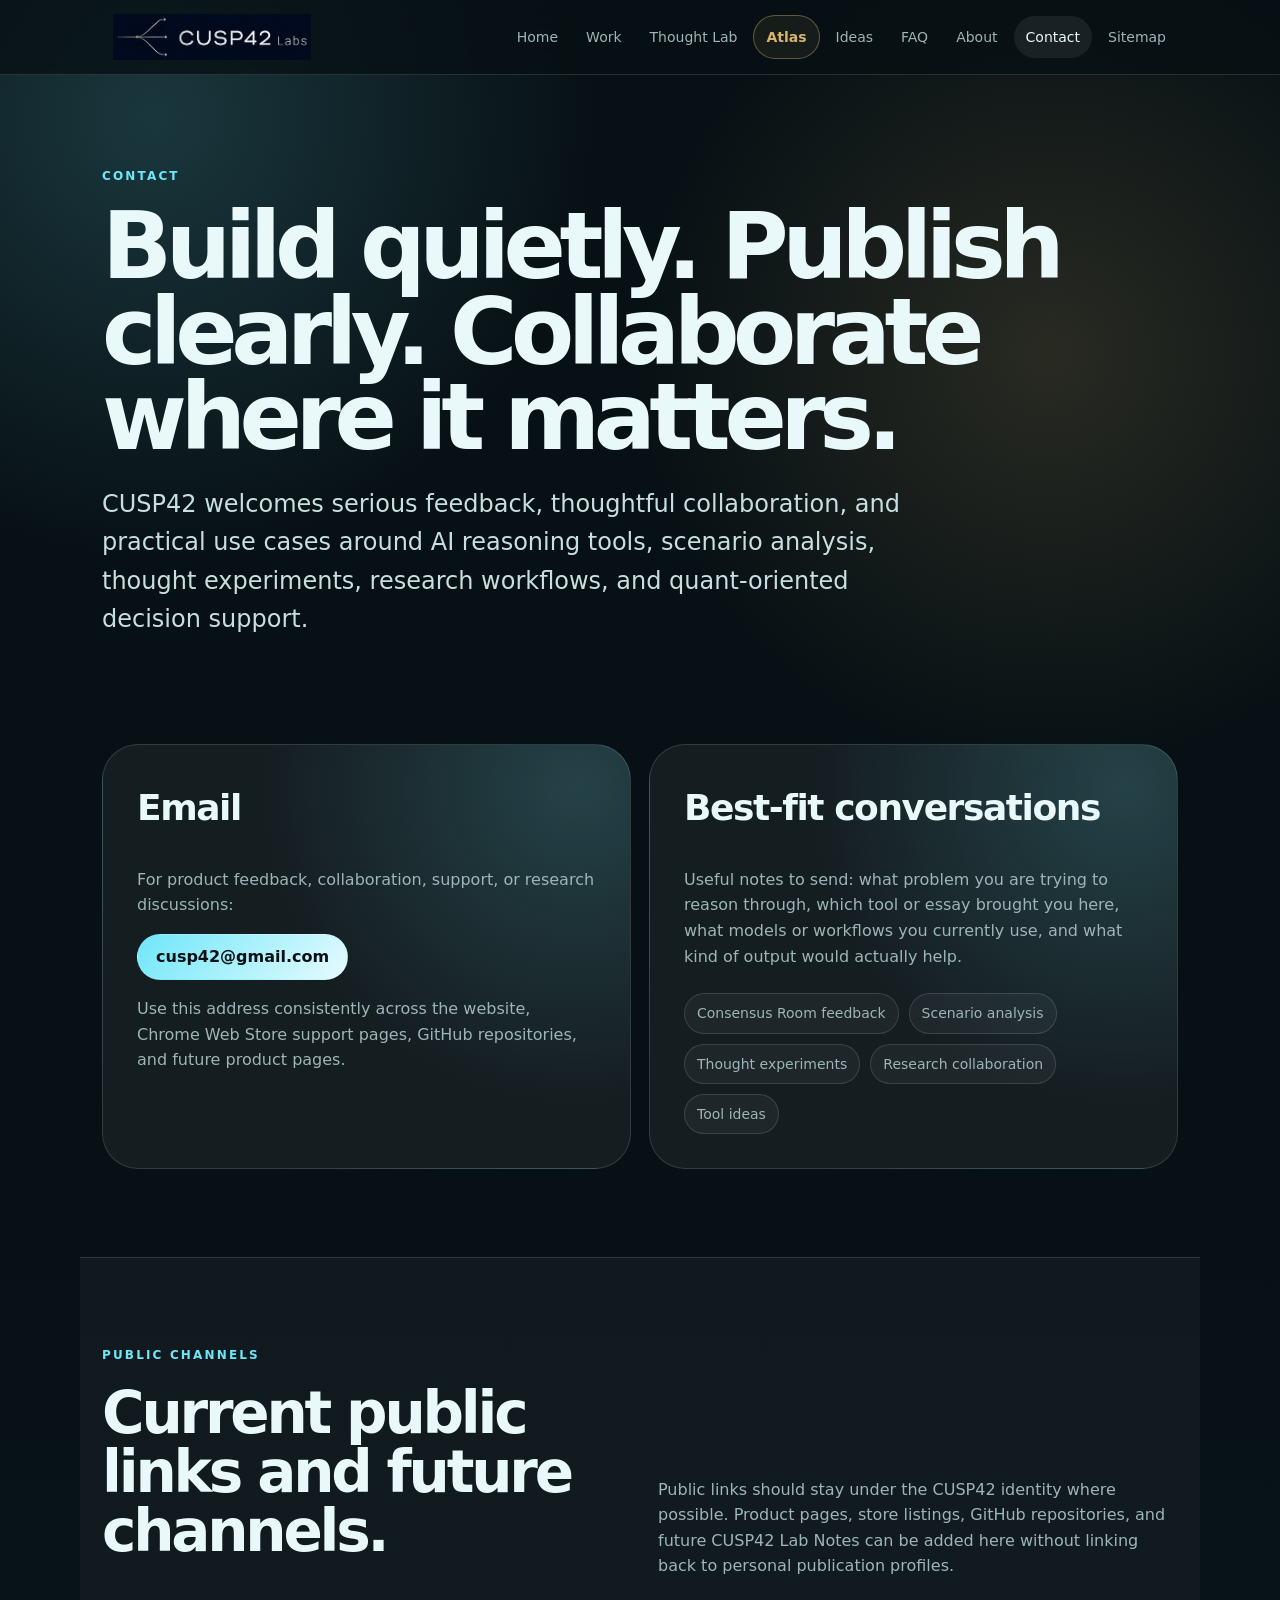
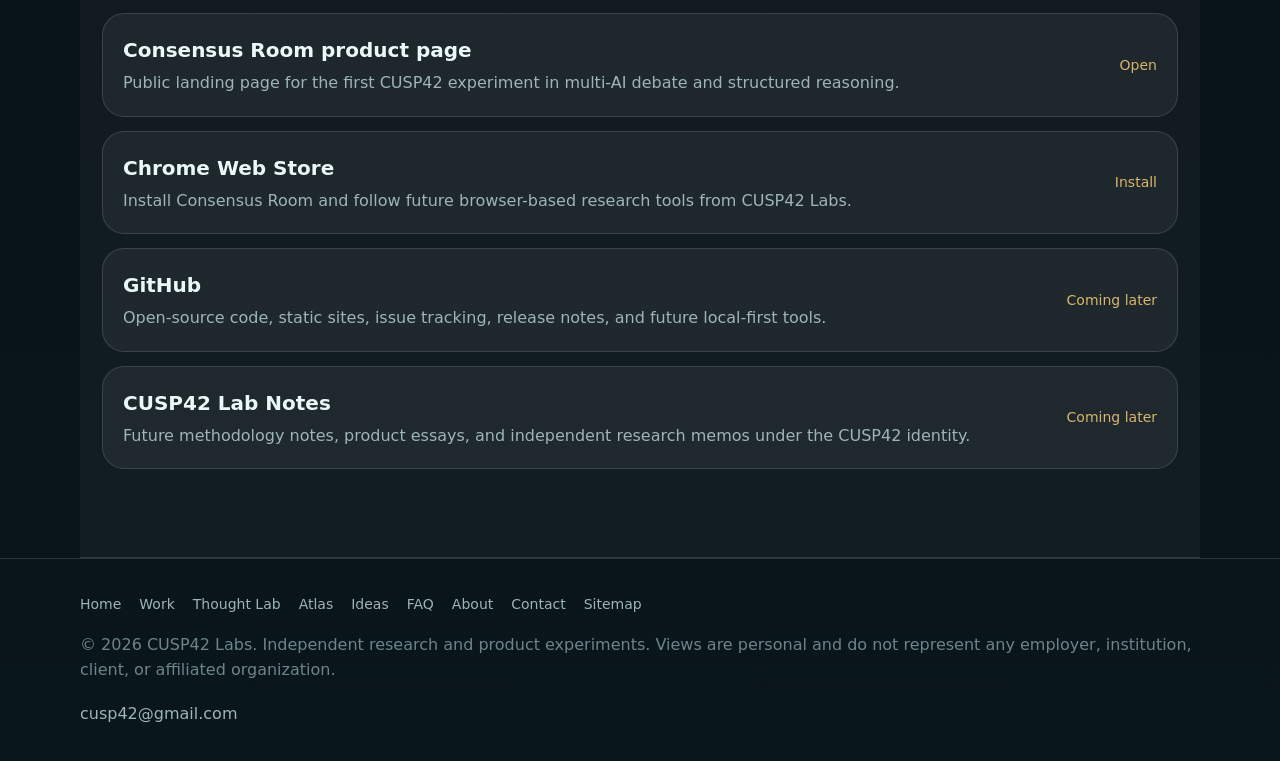
<file: contact.html>
<!doctype html>
<html lang="en">
<head>
  <meta charset="utf-8" />
  <meta name="viewport" content="width=device-width, initial-scale=1" />
  <title>Contact — CUSP42 Labs</title>
  <meta name="description" content="Contact CUSP42 Labs for tool feedback, collaborations, scenario analysis, thought experiments, research questions, and product inquiries." />
  <link rel="canonical" href="https://cusp42.com/contact.html" />
  <meta property="og:title" content="Contact — CUSP42 Labs" />
  <meta property="og:description" content="Contact CUSP42 Labs for tool feedback, collaboration, research discussions, and Atlas resource suggestions." />
  <meta property="og:type" content="website" />
  <meta property="og:url" content="https://cusp42.com/contact.html" />
  <meta property="og:image" content="https://cusp42.com/assets/cusp42-hero.jpg" />
  <meta name="twitter:card" content="summary_large_image" />
  <meta name="twitter:title" content="Contact — CUSP42 Labs" />
  <meta name="twitter:description" content="Contact CUSP42 Labs for tool feedback, collaboration, and research discussions." />
  <meta name="twitter:image" content="https://cusp42.com/assets/cusp42-hero.jpg" />
  <link rel="icon" href="assets/favicon.png" type="image/png" />
  <link rel="stylesheet" href="assets/styles.css" />
</head>
<body>
  <header class="site-header">
    <nav class="nav" aria-label="Primary navigation">
      <a class="brand brand-lockup" href="index.html" aria-label="CUSP42 Labs home"><img src="assets/cusp42-logo-lockup.png" alt="CUSP42 Labs" /></a>
      <button class="nav-toggle" type="button" aria-expanded="false">Menu</button>
      <div class="nav-links"><a href="index.html">Home</a><a href="work.html">Work</a><a href="lab.html">Thought Lab</a><a class="nav-atlas" href="atlas.html">Atlas</a><a href="ideas.html">Ideas</a><a href="faq.html">FAQ</a><a href="about.html">About</a><a href="contact.html">Contact</a><a href="sitemap.html">Sitemap</a></div>
    </nav>
  </header>

  <main>
    <section class="section page-hero">
      <p class="eyebrow">Contact</p>
      <h1>Build quietly. Publish clearly. Collaborate where it matters.</h1>
      <p class="lede">CUSP42 welcomes serious feedback, thoughtful collaboration, and practical use cases around AI reasoning tools, scenario analysis, thought experiments, research workflows, and quant-oriented decision support.</p>
    </section>

    <section class="section" style="padding-top: 20px;">
      <div class="grid two">
        <div class="contact-box">
          <h2>Email</h2>
          <p>For product feedback, collaboration, support, or research discussions:</p>
          <p><a class="button primary" href="mailto:cusp42@gmail.com">cusp42@gmail.com</a></p>
          <p class="copy">Use this address consistently across the website, Chrome Web Store support pages, GitHub repositories, and future product pages.</p>
        </div>
        <div class="contact-box">
          <h2>Best-fit conversations</h2>
          <p>Useful notes to send: what problem you are trying to reason through, which tool or essay brought you here, what models or workflows you currently use, and what kind of output would actually help.</p>
          <div class="pill-list"><span>Consensus Room feedback</span><span>Scenario analysis</span><span>Thought experiments</span><span>Research collaboration</span><span>Tool ideas</span></div>
        </div>
      </div>
    </section>

    <section class="section band">
      <div class="section-head">
        <div>
          <p class="eyebrow">Public channels</p>
          <h2 class="section-title">Current public links and future channels.</h2>
        </div>
        <p class="copy">Public links should stay under the CUSP42 identity where possible. Product pages, store listings, GitHub repositories, and future CUSP42 Lab Notes can be added here without linking back to personal publication profiles.</p>
      </div>
      <div class="article-list">
        <a class="article-link" href="https://mobilbear.github.io/consensus-room-site/" target="_blank" rel="noopener"><div><h3>Consensus Room product page</h3><p>Public landing page for the first CUSP42 experiment in multi-AI debate and structured reasoning.</p></div><span>Open</span></a>
        <a class="article-link" href="https://chromewebstore.google.com/detail/consensus-room-multi-ai-d/emdbnpaicikiaceimoacjlfijgjemebk" target="_blank" rel="noopener"><div><h3>Chrome Web Store</h3><p>Install Consensus Room and follow future browser-based research tools from CUSP42 Labs.</p></div><span>Install</span></a>
        <div class="article-link"><div><h3>GitHub</h3><p>Open-source code, static sites, issue tracking, release notes, and future local-first tools.</p></div><span>Coming later</span></div>
        <div class="article-link"><div><h3>CUSP42 Lab Notes</h3><p>Future methodology notes, product essays, and independent research memos under the CUSP42 identity.</p></div><span>Coming later</span></div>
      </div>
    </section>
  </main>

  <footer class="footer"><nav class="footer-nav" aria-label="Footer site map"><a href="index.html">Home</a><a href="work.html">Work</a><a href="lab.html">Thought Lab</a><a href="atlas.html">Atlas</a><a href="ideas.html">Ideas</a><a href="faq.html">FAQ</a><a href="about.html">About</a><a href="contact.html">Contact</a><a href="sitemap.html">Sitemap</a></nav><div class="footer-inner"><div>© <span id="year">2026</span> CUSP42 Labs. Independent research and product experiments. Views are personal and do not represent any employer, institution, client, or affiliated organization.</div><div><a href="contact.html">cusp42@gmail.com</a></div></div></footer>
  <script src="assets/site.js"></script><script>document.getElementById('year').textContent = new Date().getFullYear();</script>
</body>
</html>
</file>
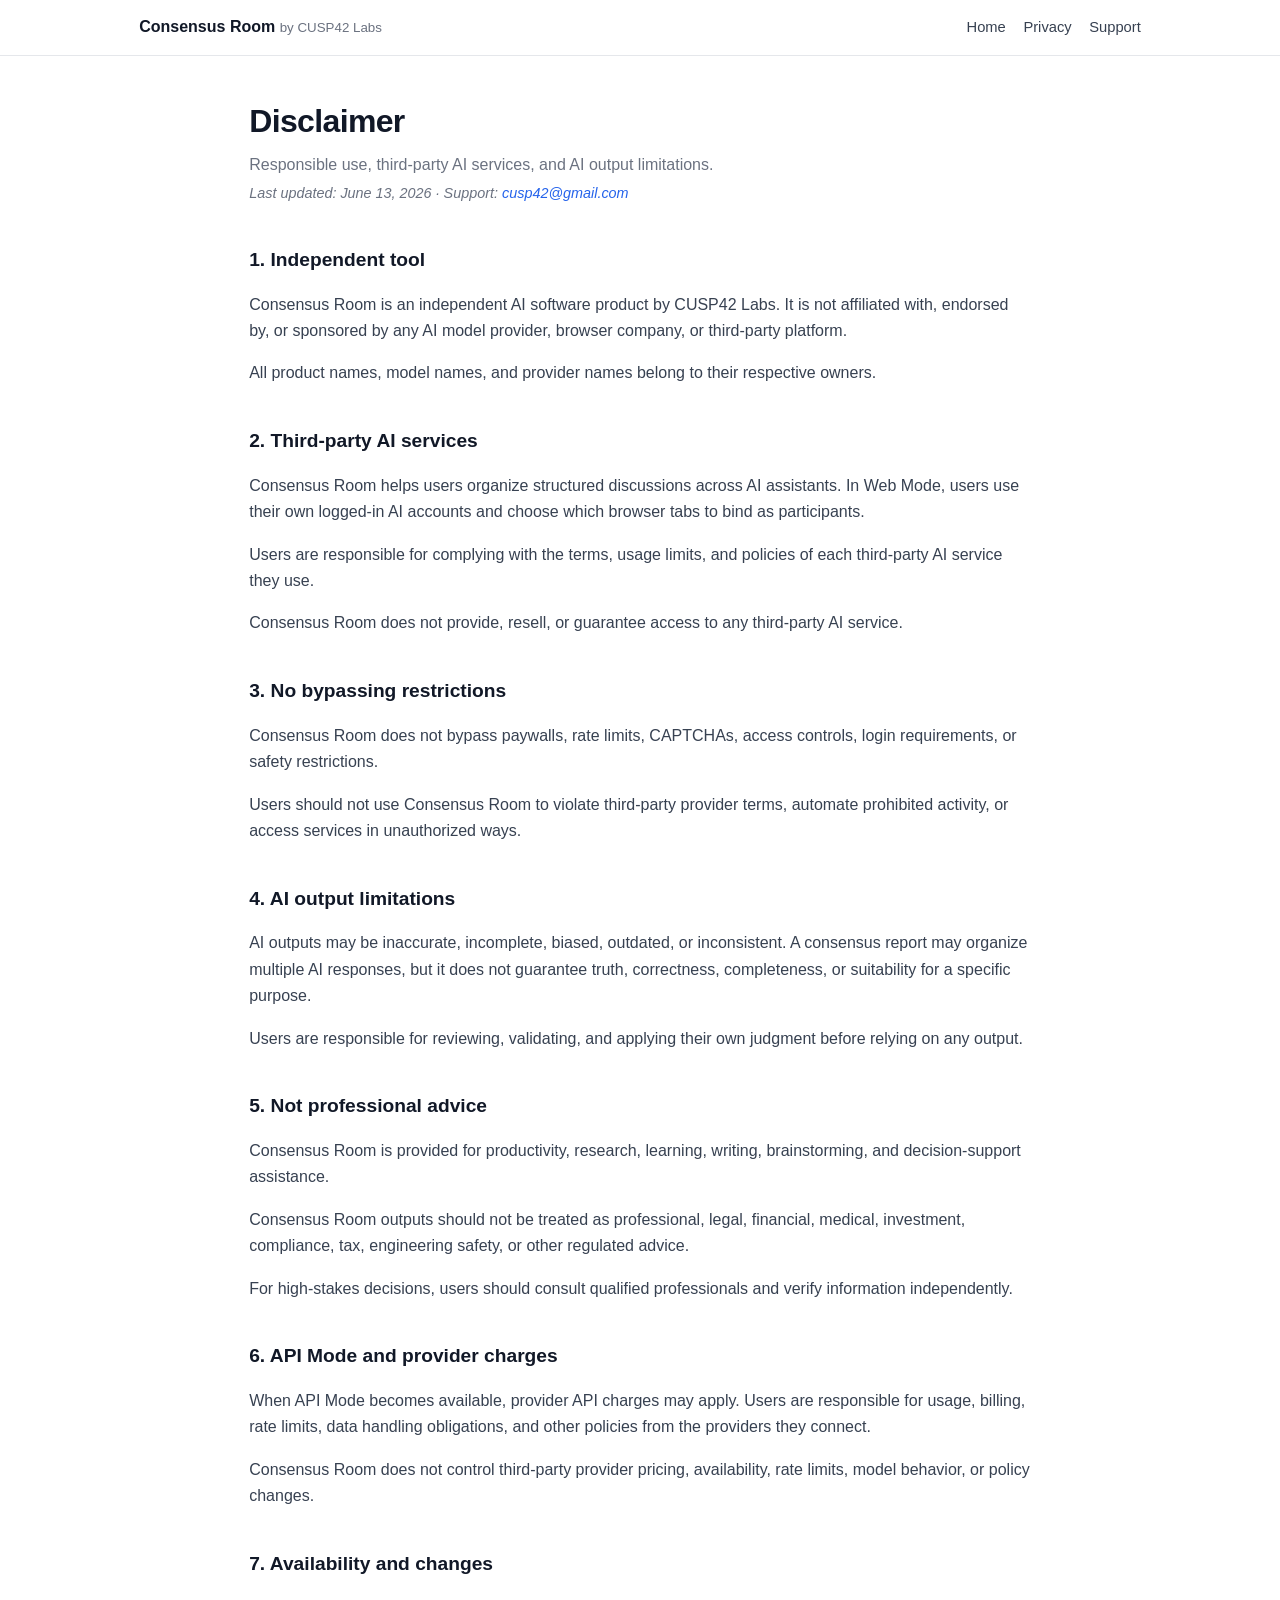
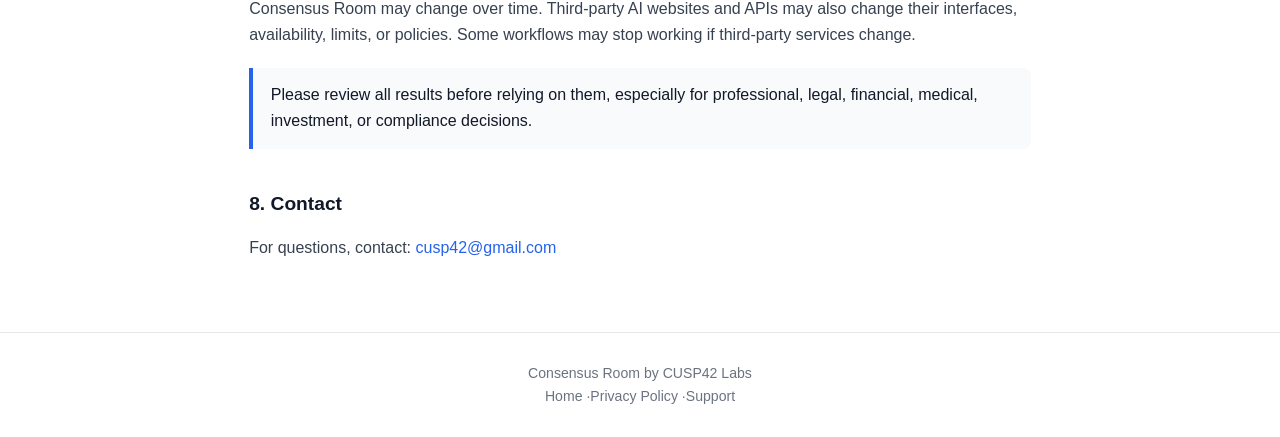
<file: disclaimer.html>
<!doctype html><html lang="en"><head><meta charset="utf-8"><style>:root { --blue: #2563eb; --blue-dark: #1d4ed8; --ink: #111827; --muted: #6b7280; --line: #e5e7eb; --bg: #f8fafc; }* { box-sizing: border-box; }body { font-family: -apple-system, BlinkMacSystemFont, "Segoe UI", Roboto, Arial, sans-serif; margin: 0px; color: var(--ink); background: rgb(255, 255, 255); line-height: 1.65; }.wrap { max-width: 820px; margin: 0px auto; padding: 0px 1.2rem; }a { color: var(--blue); text-decoration: none; }a:hover { text-decoration: underline; }header { border-bottom: 1px solid var(--line); position: sticky; top: 0px; background: rgb(255, 255, 255); z-index: 10; }header .wrap { max-width: 1040px; display: flex; align-items: center; justify-content: space-between; padding-top: 0.9rem; padding-bottom: 0.9rem; }.brand { font-weight: 700; }.brand small { color: var(--muted); font-weight: 400; }.nav { display: flex; align-items: center; gap: 1.1rem; }.nav a { color: rgb(55, 65, 81); font-size: 0.92rem; }.nav a:hover { color: var(--blue); text-decoration: none; }.doc { padding: 2.4rem 0px 3.4rem; }h1 { font-size: 2rem; letter-spacing: -0.02em; margin: 0px 0px 0.3rem; }.subtitle { color: var(--muted); margin: 0px 0px 0.2rem; }.date { color: var(--muted); font-style: italic; font-size: 0.9rem; margin: 0.2rem 0px 1.6rem; }h2 { font-size: 1.2rem; color: var(--ink); margin: 2rem 0px 0.6rem; padding-top: 0.4rem; }p, li { color: rgb(55, 65, 81); }ul { padding-left: 1.2rem; }li { margin: 0.3rem 0px; }.callout { border-left: 4px solid var(--blue); background: var(--bg); padding: 0.9rem 1.1rem; border-radius: 0px 8px 8px 0px; margin: 1.2rem 0px; }footer { border-top: 1px solid var(--line); padding: 1.8rem 0px; color: var(--muted); font-size: 0.88rem; text-align: center; }footer a { color: var(--muted); }footer a:hover { color: var(--blue); }@media (max-width: 560px) {.nav a { font-size: 0.85rem; gap: 0.7rem; }}</style><meta name="viewport" content="width=device-width, initial-scale=1.0"><title>Disclaimer — Consensus Room</title><meta name="description" content="Responsible use, third-party AI services, and AI output limitations for Consensus Room by CUSP42 Labs."></head><body><header><div class="wrap"><div class="brand">Consensus Room <small>by CUSP42 Labs</small></div><nav class="nav"><a href="index.html">Home</a><a href="privacy.html">Privacy</a><a href="mailto:cusp42@gmail.com?subject=Consensus%20Room%20Support">Support</a></nav></div></header><div class="doc"><div class="wrap"><h1>Disclaimer</h1><p class="subtitle">Responsible use, third-party AI services, and AI output limitations.</p><p class="date">Last updated: June 13, 2026 · Support: <a href="mailto:cusp42@gmail.com?subject=Consensus%20Room%20Support">cusp42@gmail.com</a></p><h2>1. Independent tool</h2><p>Consensus Room is an independent AI software product by CUSP42 Labs. It is not affiliated with, endorsed by, or sponsored by any AI model provider, browser company, or third-party platform.</p><p>All product names, model names, and provider names belong to their respective owners.</p><h2>2. Third-party AI services</h2><p>Consensus Room helps users organize structured discussions across AI assistants. In Web Mode, users use their own logged-in AI accounts and choose which browser tabs to bind as participants.</p><p>Users are responsible for complying with the terms, usage limits, and policies of each third-party AI service they use.</p><p>Consensus Room does not provide, resell, or guarantee access to any third-party AI service.</p><h2>3. No bypassing restrictions</h2><p>Consensus Room does not bypass paywalls, rate limits, CAPTCHAs, access controls, login requirements, or safety restrictions.</p><p>Users should not use Consensus Room to violate third-party provider terms, automate prohibited activity, or access services in unauthorized ways.</p><h2>4. AI output limitations</h2><p>AI outputs may be inaccurate, incomplete, biased, outdated, or inconsistent. A consensus report may organize multiple AI responses, but it does not guarantee truth, correctness, completeness, or suitability for a specific purpose.</p><p>Users are responsible for reviewing, validating, and applying their own judgment before relying on any output.</p><h2>5. Not professional advice</h2><p>Consensus Room is provided for productivity, research, learning, writing, brainstorming, and decision-support assistance.</p><p>Consensus Room outputs should not be treated as professional, legal, financial, medical, investment, compliance, tax, engineering safety, or other regulated advice.</p><p>For high-stakes decisions, users should consult qualified professionals and verify information independently.</p><h2>6. API Mode and provider charges</h2><p>When API Mode becomes available, provider API charges may apply. Users are responsible for usage, billing, rate limits, data handling obligations, and other policies from the providers they connect.</p><p>Consensus Room does not control third-party provider pricing, availability, rate limits, model behavior, or policy changes.</p><h2>7. Availability and changes</h2><p>Consensus Room may change over time. Third-party AI websites and APIs may also change their interfaces, availability, limits, or policies. Some workflows may stop working if third-party services change.</p><div class="callout">Please review all results before relying on them, especially for professional, legal, financial, medical, investment, or compliance decisions.</div><h2>8. Contact</h2><p>For questions, contact: <a href="mailto:cusp42@gmail.com?subject=Consensus%20Room%20Support">cusp42@gmail.com</a></p></div></div><footer><div class="wrap">Consensus Room by CUSP42 Labs<br><a href="index.html">Home</a> ·<a href="privacy.html">Privacy Policy</a> ·<a href="mailto:cusp42@gmail.com?subject=Consensus%20Room%20Support">Support</a></div></footer></body></html>
</file>
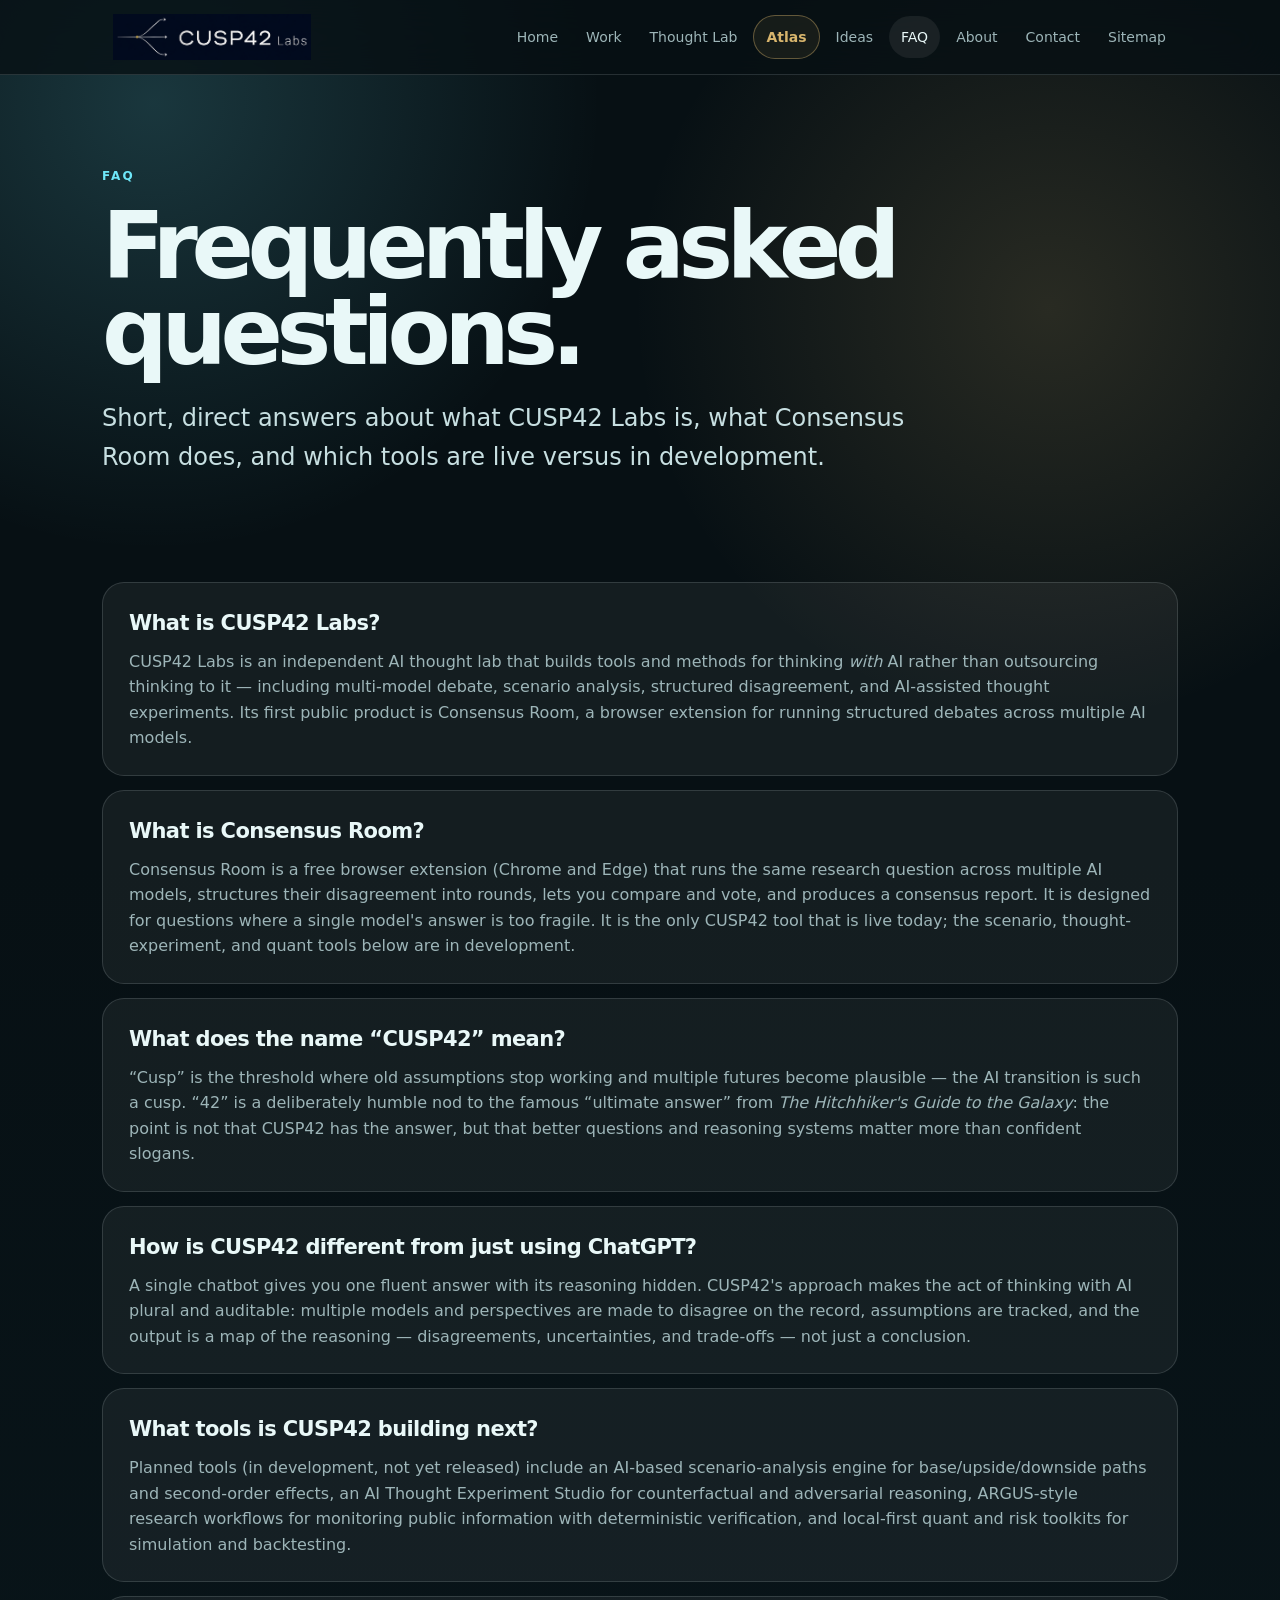
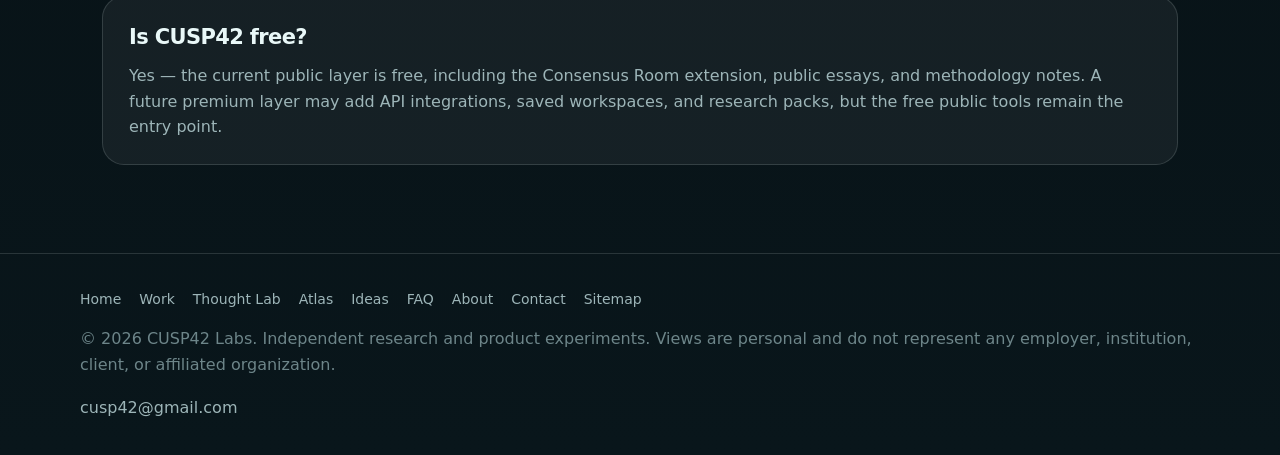
<file: faq.html>
<!doctype html>
<html lang="en">
<head>
  <meta charset="utf-8" />
  <meta name="viewport" content="width=device-width, initial-scale=1" />
  <title>FAQ — CUSP42 Labs</title>
  <meta name="description" content="Frequently asked questions about CUSP42 Labs: what it is, what Consensus Room does, what the name means, and which tools are live versus in development." />
  <link rel="canonical" href="https://cusp42.com/faq.html" />
  <meta property="og:title" content="FAQ — CUSP42 Labs" />
  <meta property="og:description" content="What CUSP42 Labs is, what Consensus Room does, what the name means, and which tools are live versus in development." />
  <meta property="og:type" content="website" />
  <meta property="og:url" content="https://cusp42.com/faq.html" />
  <meta property="og:image" content="https://cusp42.com/assets/cusp42-hero.jpg" />
  <meta name="twitter:card" content="summary_large_image" />
  <meta name="twitter:title" content="FAQ — CUSP42 Labs" />
  <meta name="twitter:description" content="What CUSP42 Labs is, what Consensus Room does, and what the name means." />
  <meta name="twitter:image" content="https://cusp42.com/assets/cusp42-hero.jpg" />
  <link rel="icon" href="assets/favicon.png" type="image/png" />
  <link rel="stylesheet" href="assets/styles.css" />
  <script type="application/ld+json">
  {
    "@context": "https://schema.org",
    "@type": "FAQPage",
    "mainEntity": [
      {
        "@type": "Question",
        "name": "What is CUSP42 Labs?",
        "acceptedAnswer": {
          "@type": "Answer",
          "text": "CUSP42 Labs is an independent AI thought lab that builds tools and methods for thinking with AI rather than outsourcing thinking to it — including multi-model debate, scenario analysis, structured disagreement, and AI-assisted thought experiments. Its first public product is Consensus Room, a browser extension for running structured debates across multiple AI models."
        }
      },
      {
        "@type": "Question",
        "name": "What is Consensus Room?",
        "acceptedAnswer": {
          "@type": "Answer",
          "text": "Consensus Room is a free browser extension (Chrome and Edge) that runs the same research question across multiple AI models, structures their disagreement into rounds, lets you compare and vote, and produces a consensus report. It is designed for questions where a single model's answer is too fragile. It is the only CUSP42 tool that is live today; the scenario, thought-experiment, and quant tools are in development."
        }
      },
      {
        "@type": "Question",
        "name": "What does the name CUSP42 mean?",
        "acceptedAnswer": {
          "@type": "Answer",
          "text": "Cusp is the threshold where old assumptions stop working and multiple futures become plausible — the AI transition is such a cusp. 42 is a deliberately humble nod to the ultimate answer from The Hitchhiker's Guide to the Galaxy: the point is not that CUSP42 has the answer, but that better questions and reasoning systems matter more than confident slogans."
        }
      },
      {
        "@type": "Question",
        "name": "How is CUSP42 different from just using ChatGPT?",
        "acceptedAnswer": {
          "@type": "Answer",
          "text": "A single chatbot gives you one fluent answer with its reasoning hidden. CUSP42's approach makes thinking with AI plural and auditable: multiple models and perspectives are made to disagree on the record, assumptions are tracked, and the output is a map of the reasoning — disagreements, uncertainties, and trade-offs — not just a conclusion."
        }
      },
      {
        "@type": "Question",
        "name": "What tools is CUSP42 building next?",
        "acceptedAnswer": {
          "@type": "Answer",
          "text": "Planned tools in development include an AI-based scenario-analysis engine for base, upside, and downside paths and second-order effects, an AI Thought Experiment Studio for counterfactual and adversarial reasoning, ARGUS-style research workflows for monitoring public information with deterministic verification, and local-first quant and risk toolkits for simulation and backtesting."
        }
      },
      {
        "@type": "Question",
        "name": "Is CUSP42 free?",
        "acceptedAnswer": {
          "@type": "Answer",
          "text": "Yes. The current public layer is free, including the Consensus Room extension, public essays, and methodology notes. A future premium layer may add API integrations, saved workspaces, and research packs, but the free public tools remain the entry point."
        }
      }
    ]
  }
  </script>
</head>
<body>
  <header class="site-header">
    <nav class="nav" aria-label="Primary navigation">
      <a class="brand brand-lockup" href="index.html" aria-label="CUSP42 Labs home"><img src="assets/cusp42-logo-lockup.png" alt="CUSP42 Labs" /></a>
      <button class="nav-toggle" type="button" aria-expanded="false">Menu</button>
      <div class="nav-links"><a href="index.html">Home</a><a href="work.html">Work</a><a href="lab.html">Thought Lab</a><a class="nav-atlas" href="atlas.html">Atlas</a><a href="ideas.html">Ideas</a><a href="faq.html">FAQ</a><a href="about.html">About</a><a href="contact.html">Contact</a><a href="sitemap.html">Sitemap</a></div>
    </nav>
  </header>

  <main>
    <section class="section page-hero">
      <p class="eyebrow">FAQ</p>
      <h1>Frequently asked questions.</h1>
      <p class="lede">Short, direct answers about what CUSP42 Labs is, what Consensus Room does, and which tools are live versus in development.</p>
    </section>

    <section class="section" style="padding-top: 20px;">
      <div class="faq-list">
        <article class="faq-item">
          <h3>What is CUSP42 Labs?</h3>
          <p>CUSP42 Labs is an independent AI thought lab that builds tools and methods for thinking <em>with</em> AI rather than outsourcing thinking to it — including multi-model debate, scenario analysis, structured disagreement, and AI-assisted thought experiments. Its first public product is Consensus Room, a browser extension for running structured debates across multiple AI models.</p>
        </article>
        <article class="faq-item">
          <h3>What is Consensus Room?</h3>
          <p>Consensus Room is a free browser extension (Chrome and Edge) that runs the same research question across multiple AI models, structures their disagreement into rounds, lets you compare and vote, and produces a consensus report. It is designed for questions where a single model's answer is too fragile. It is the only CUSP42 tool that is live today; the scenario, thought-experiment, and quant tools below are in development.</p>
        </article>
        <article class="faq-item">
          <h3>What does the name “CUSP42” mean?</h3>
          <p>“Cusp” is the threshold where old assumptions stop working and multiple futures become plausible — the AI transition is such a cusp. “42” is a deliberately humble nod to the famous “ultimate answer” from <em>The Hitchhiker's Guide to the Galaxy</em>: the point is not that CUSP42 has the answer, but that better questions and reasoning systems matter more than confident slogans.</p>
        </article>
        <article class="faq-item">
          <h3>How is CUSP42 different from just using ChatGPT?</h3>
          <p>A single chatbot gives you one fluent answer with its reasoning hidden. CUSP42's approach makes the act of thinking with AI plural and auditable: multiple models and perspectives are made to disagree on the record, assumptions are tracked, and the output is a map of the reasoning — disagreements, uncertainties, and trade-offs — not just a conclusion.</p>
        </article>
        <article class="faq-item">
          <h3>What tools is CUSP42 building next?</h3>
          <p>Planned tools (in development, not yet released) include an AI-based scenario-analysis engine for base/upside/downside paths and second-order effects, an AI Thought Experiment Studio for counterfactual and adversarial reasoning, ARGUS-style research workflows for monitoring public information with deterministic verification, and local-first quant and risk toolkits for simulation and backtesting.</p>
        </article>
        <article class="faq-item">
          <h3>Is CUSP42 free?</h3>
          <p>Yes — the current public layer is free, including the Consensus Room extension, public essays, and methodology notes. A future premium layer may add API integrations, saved workspaces, and research packs, but the free public tools remain the entry point.</p>
        </article>
      </div>
    </section>
  </main>

  <footer class="footer"><nav class="footer-nav" aria-label="Footer site map"><a href="index.html">Home</a><a href="work.html">Work</a><a href="lab.html">Thought Lab</a><a href="atlas.html">Atlas</a><a href="ideas.html">Ideas</a><a href="faq.html">FAQ</a><a href="about.html">About</a><a href="contact.html">Contact</a><a href="sitemap.html">Sitemap</a></nav><div class="footer-inner"><div>© <span id="year">2026</span> CUSP42 Labs. Independent research and product experiments. Views are personal and do not represent any employer, institution, client, or affiliated organization.</div><div><a href="contact.html">cusp42@gmail.com</a></div></div></footer>
  <script src="assets/site.js"></script><script>document.getElementById('year').textContent = new Date().getFullYear();</script>
</body>
</html>
</file>
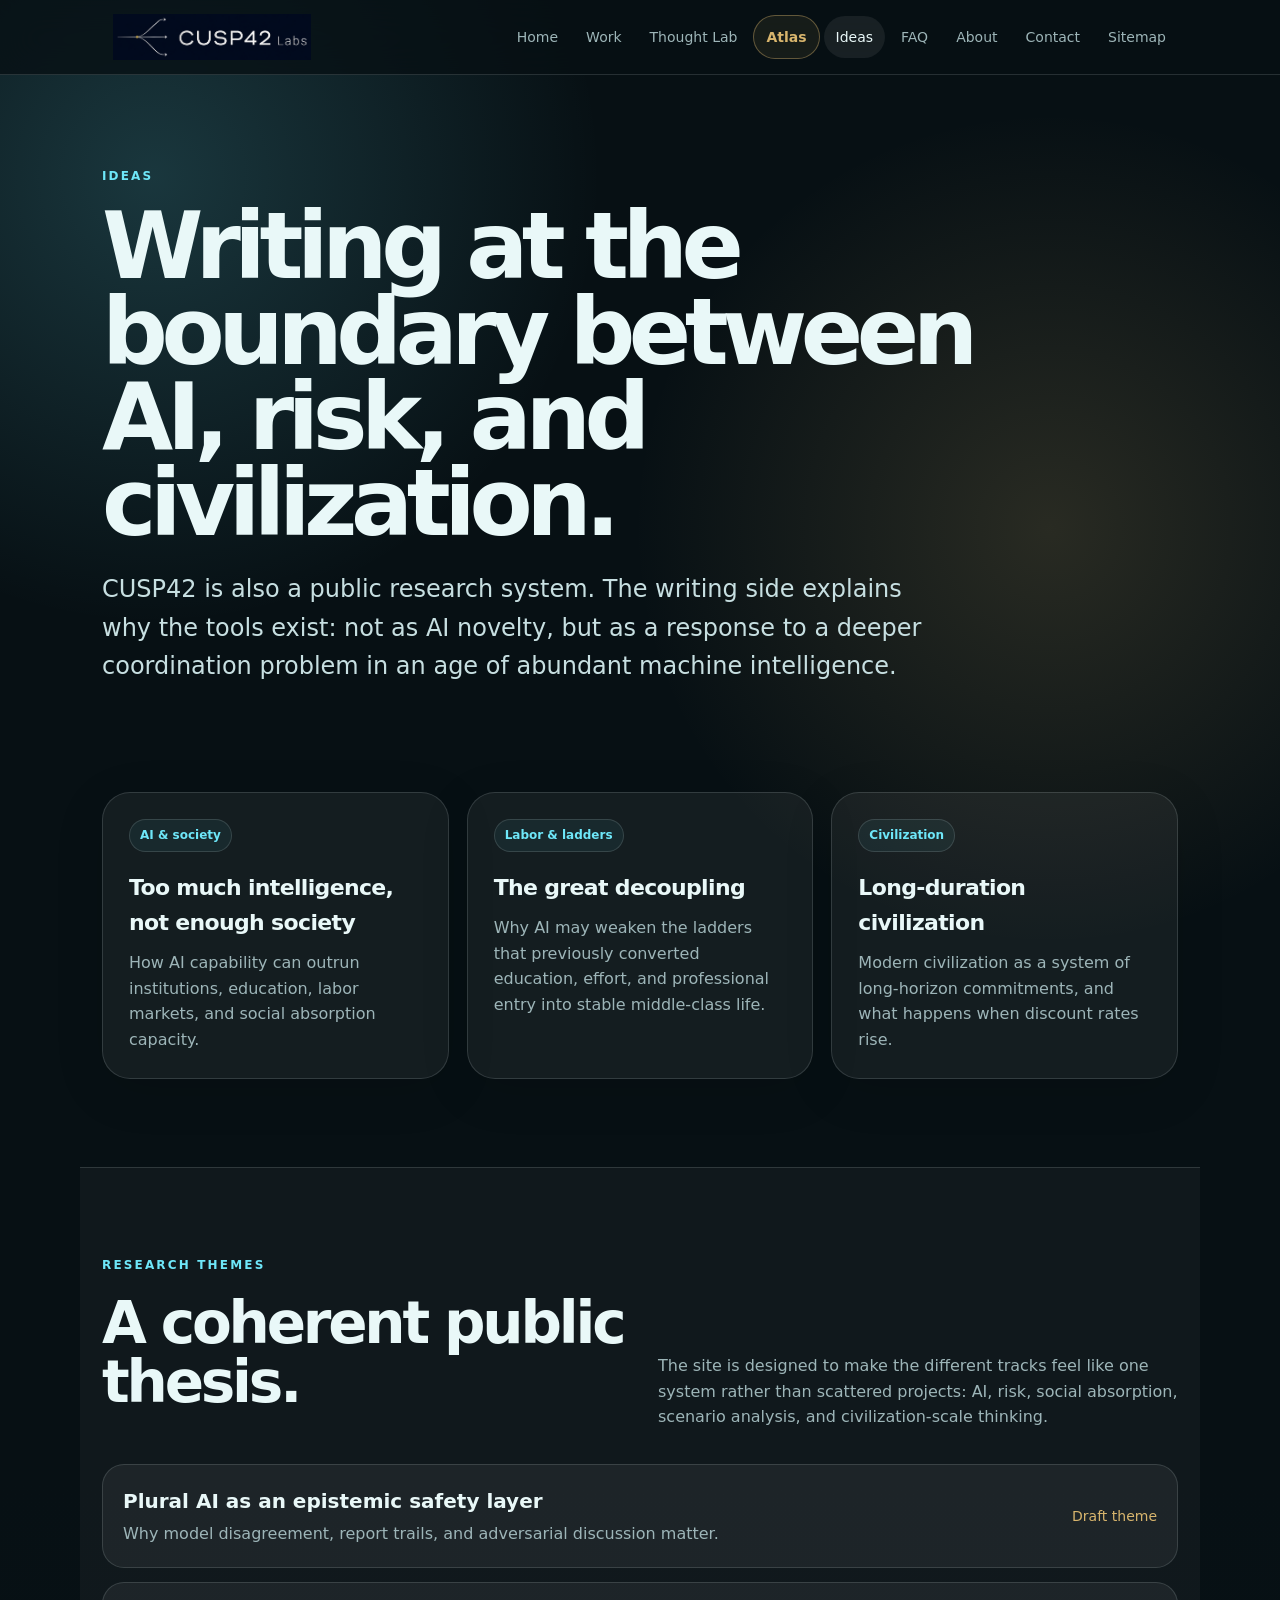
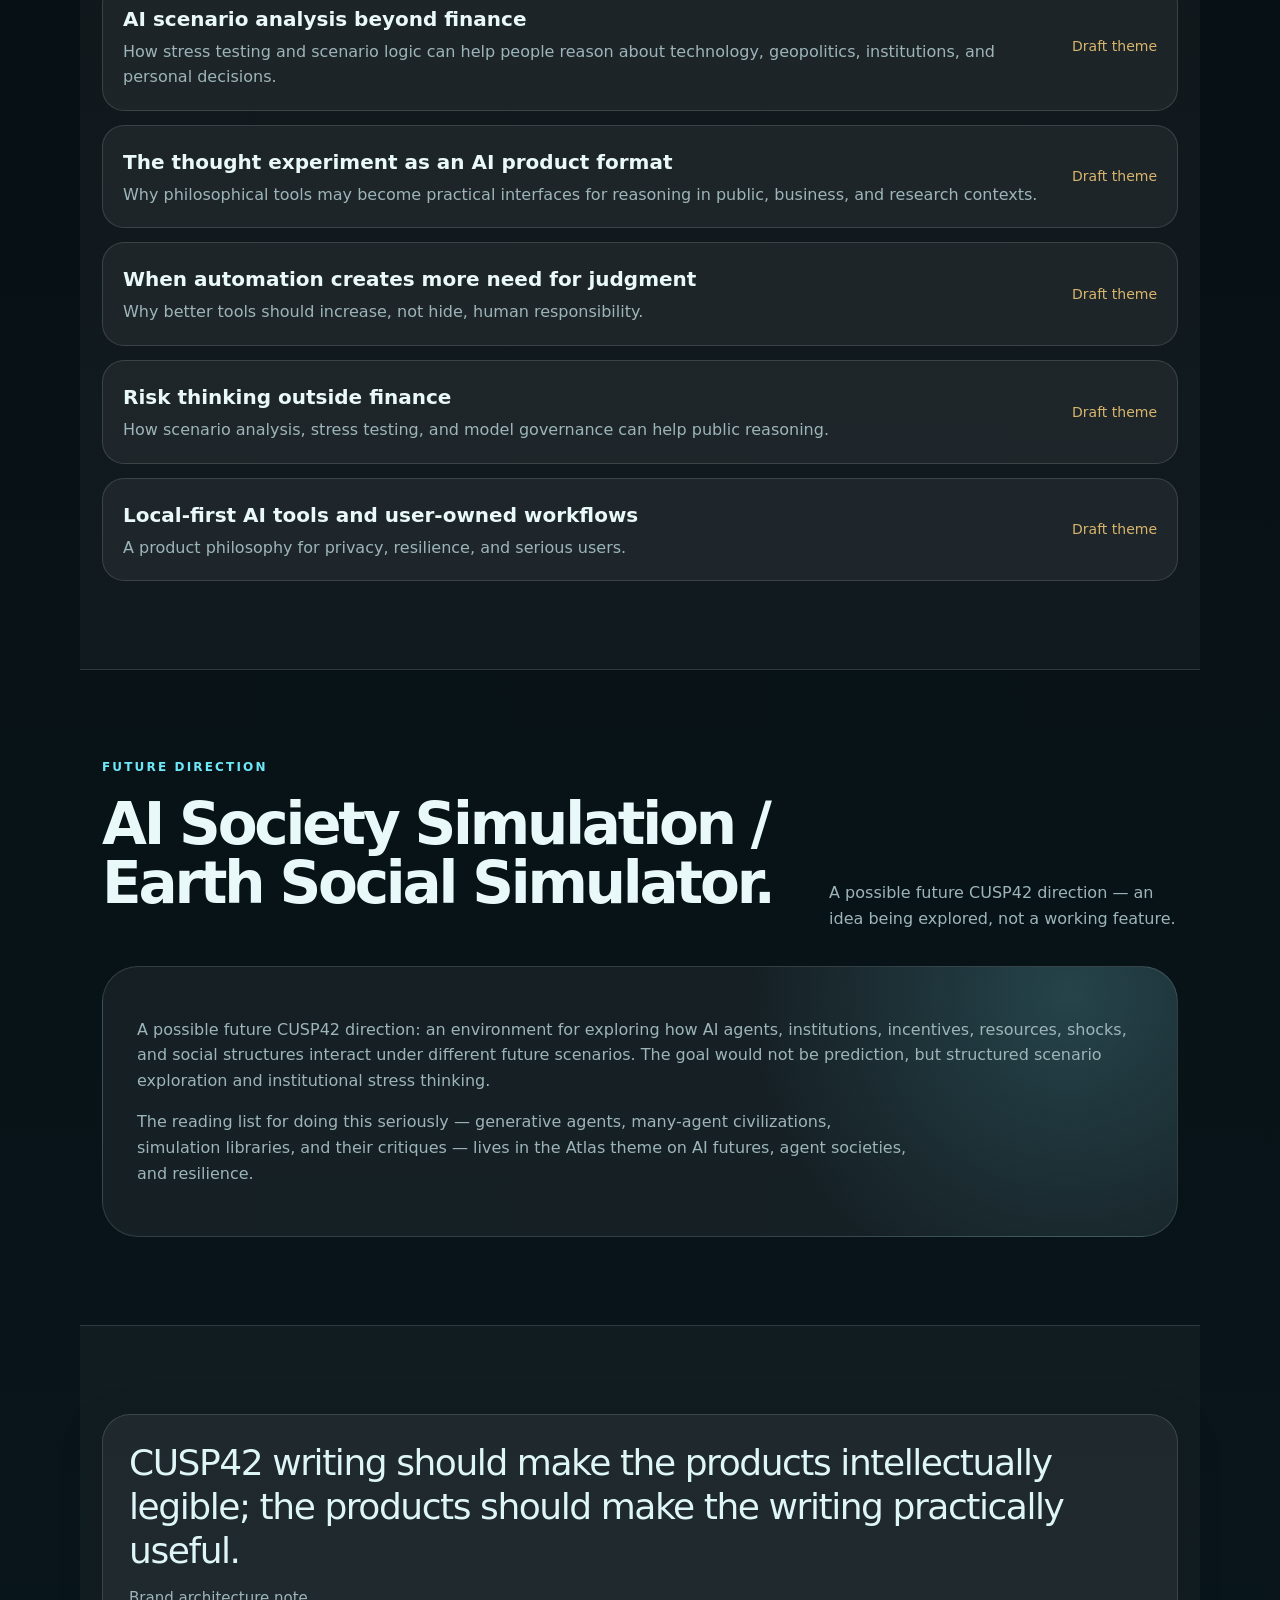
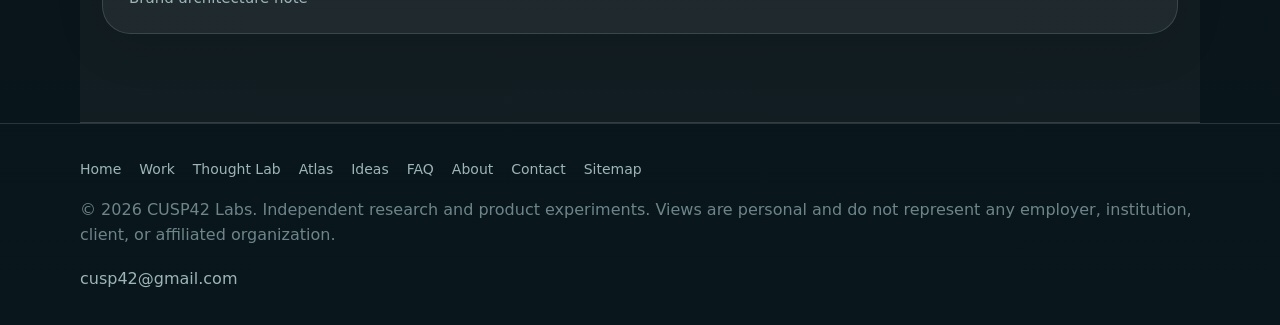
<file: ideas.html>
<!doctype html>
<html lang="en">
<head>
  <meta charset="utf-8" />
  <meta name="viewport" content="width=device-width, initial-scale=1" />
  <title>Ideas — CUSP42 Labs</title>
  <meta name="description" content="CUSP42 Labs writing themes: AI and society, plural reasoning, scenario analysis, thought experiments, risk, institutions, and long-duration civilization." />
  <link rel="canonical" href="https://cusp42.com/ideas.html" />
  <meta property="og:title" content="Ideas — CUSP42 Labs" />
  <meta property="og:description" content="Writing at the boundary between AI, risk, and civilization — plus future directions including AI Society Simulation." />
  <meta property="og:type" content="website" />
  <meta property="og:url" content="https://cusp42.com/ideas.html" />
  <meta property="og:image" content="https://cusp42.com/assets/cusp42-hero.jpg" />
  <meta name="twitter:card" content="summary_large_image" />
  <meta name="twitter:title" content="Ideas — CUSP42 Labs" />
  <meta name="twitter:description" content="Writing at the boundary between AI, risk, and civilization — plus future directions including AI Society Simulation." />
  <meta name="twitter:image" content="https://cusp42.com/assets/cusp42-hero.jpg" />
  <link rel="icon" href="assets/favicon.png" type="image/png" />
  <link rel="stylesheet" href="assets/styles.css" />
</head>
<body>
  <header class="site-header">
    <nav class="nav" aria-label="Primary navigation">
      <a class="brand brand-lockup" href="index.html" aria-label="CUSP42 Labs home"><img src="assets/cusp42-logo-lockup.png" alt="CUSP42 Labs" /></a>
      <button class="nav-toggle" type="button" aria-expanded="false">Menu</button>
      <div class="nav-links"><a href="index.html">Home</a><a href="work.html">Work</a><a href="lab.html">Thought Lab</a><a class="nav-atlas" href="atlas.html">Atlas</a><a href="ideas.html">Ideas</a><a href="faq.html">FAQ</a><a href="about.html">About</a><a href="contact.html">Contact</a><a href="sitemap.html">Sitemap</a></div>
    </nav>
  </header>

  <main>
    <section class="section page-hero">
      <p class="eyebrow">Ideas</p>
      <h1>Writing at the boundary between AI, risk, and civilization.</h1>
      <p class="lede">CUSP42 is also a public research system. The writing side explains why the tools exist: not as AI novelty, but as a response to a deeper coordination problem in an age of abundant machine intelligence.</p>
    </section>

    <section class="section" style="padding-top: 20px;">
      <div class="grid three">
        <a class="card" href="ideas/too-much-intelligence.html">
          <span class="tag">AI &amp; society</span>
          <h3>Too much intelligence, not enough society</h3>
          <p>How AI capability can outrun institutions, education, labor markets, and social absorption capacity.</p>
        </a>
        <a class="card" href="ideas/the-great-decoupling.html">
          <span class="tag">Labor &amp; ladders</span>
          <h3>The great decoupling</h3>
          <p>Why AI may weaken the ladders that previously converted education, effort, and professional entry into stable middle-class life.</p>
        </a>
        <a class="card" href="ideas/long-duration-civilization.html">
          <span class="tag">Civilization</span>
          <h3>Long-duration civilization</h3>
          <p>Modern civilization as a system of long-horizon commitments, and what happens when discount rates rise.</p>
        </a>
      </div>
    </section>

    <section class="section band">
      <div class="section-head">
        <div>
          <p class="eyebrow">Research themes</p>
          <h2 class="section-title">A coherent public thesis.</h2>
        </div>
        <p class="copy">The site is designed to make the different tracks feel like one system rather than scattered projects: AI, risk, social absorption, scenario analysis, and civilization-scale thinking.</p>
      </div>
      <div class="article-list">
        <div class="article-link"><div><h3>Plural AI as an epistemic safety layer</h3><p>Why model disagreement, report trails, and adversarial discussion matter.</p></div><span>Draft theme</span></div>
        <div class="article-link"><div><h3>AI scenario analysis beyond finance</h3><p>How stress testing and scenario logic can help people reason about technology, geopolitics, institutions, and personal decisions.</p></div><span>Draft theme</span></div>
        <div class="article-link"><div><h3>The thought experiment as an AI product format</h3><p>Why philosophical tools may become practical interfaces for reasoning in public, business, and research contexts.</p></div><span>Draft theme</span></div>
        <div class="article-link"><div><h3>When automation creates more need for judgment</h3><p>Why better tools should increase, not hide, human responsibility.</p></div><span>Draft theme</span></div>
        <div class="article-link"><div><h3>Risk thinking outside finance</h3><p>How scenario analysis, stress testing, and model governance can help public reasoning.</p></div><span>Draft theme</span></div>
        <div class="article-link"><div><h3>Local-first AI tools and user-owned workflows</h3><p>A product philosophy for privacy, resilience, and serious users.</p></div><span>Draft theme</span></div>
      </div>
    </section>

    <section class="section">
      <div class="section-head">
        <div>
          <p class="eyebrow">Future direction</p>
          <h2 class="section-title">AI Society Simulation / Earth Social Simulator.</h2>
        </div>
        <p class="copy">A possible future CUSP42 direction — an idea being explored, not a working feature.</p>
      </div>
      <div class="contact-box">
        <p>A possible future CUSP42 direction: an environment for exploring how AI agents, institutions, incentives, resources, shocks, and social structures interact under different future scenarios. The goal would not be prediction, but structured scenario exploration and institutional stress thinking.</p>
        <p class="copy">The reading list for doing this seriously — generative agents, many-agent civilizations, simulation libraries, and their critiques — lives in the <a href="atlas.html#futures-resilience">Atlas theme on AI futures, agent societies, and resilience</a>.</p>
      </div>
    </section>

    <section class="section band">
      <div class="quote">CUSP42 writing should make the products intellectually legible; the products should make the writing practically useful.<small>Brand architecture note</small></div>
    </section>
  </main>

  <footer class="footer"><nav class="footer-nav" aria-label="Footer site map"><a href="index.html">Home</a><a href="work.html">Work</a><a href="lab.html">Thought Lab</a><a href="atlas.html">Atlas</a><a href="ideas.html">Ideas</a><a href="faq.html">FAQ</a><a href="about.html">About</a><a href="contact.html">Contact</a><a href="sitemap.html">Sitemap</a></nav><div class="footer-inner"><div>© <span id="year">2026</span> CUSP42 Labs. Independent research and product experiments. Views are personal and do not represent any employer, institution, client, or affiliated organization.</div><div><a href="contact.html">cusp42@gmail.com</a></div></div></footer>
  <script src="assets/site.js"></script><script>document.getElementById('year').textContent = new Date().getFullYear();</script>
</body>
</html>
</file>
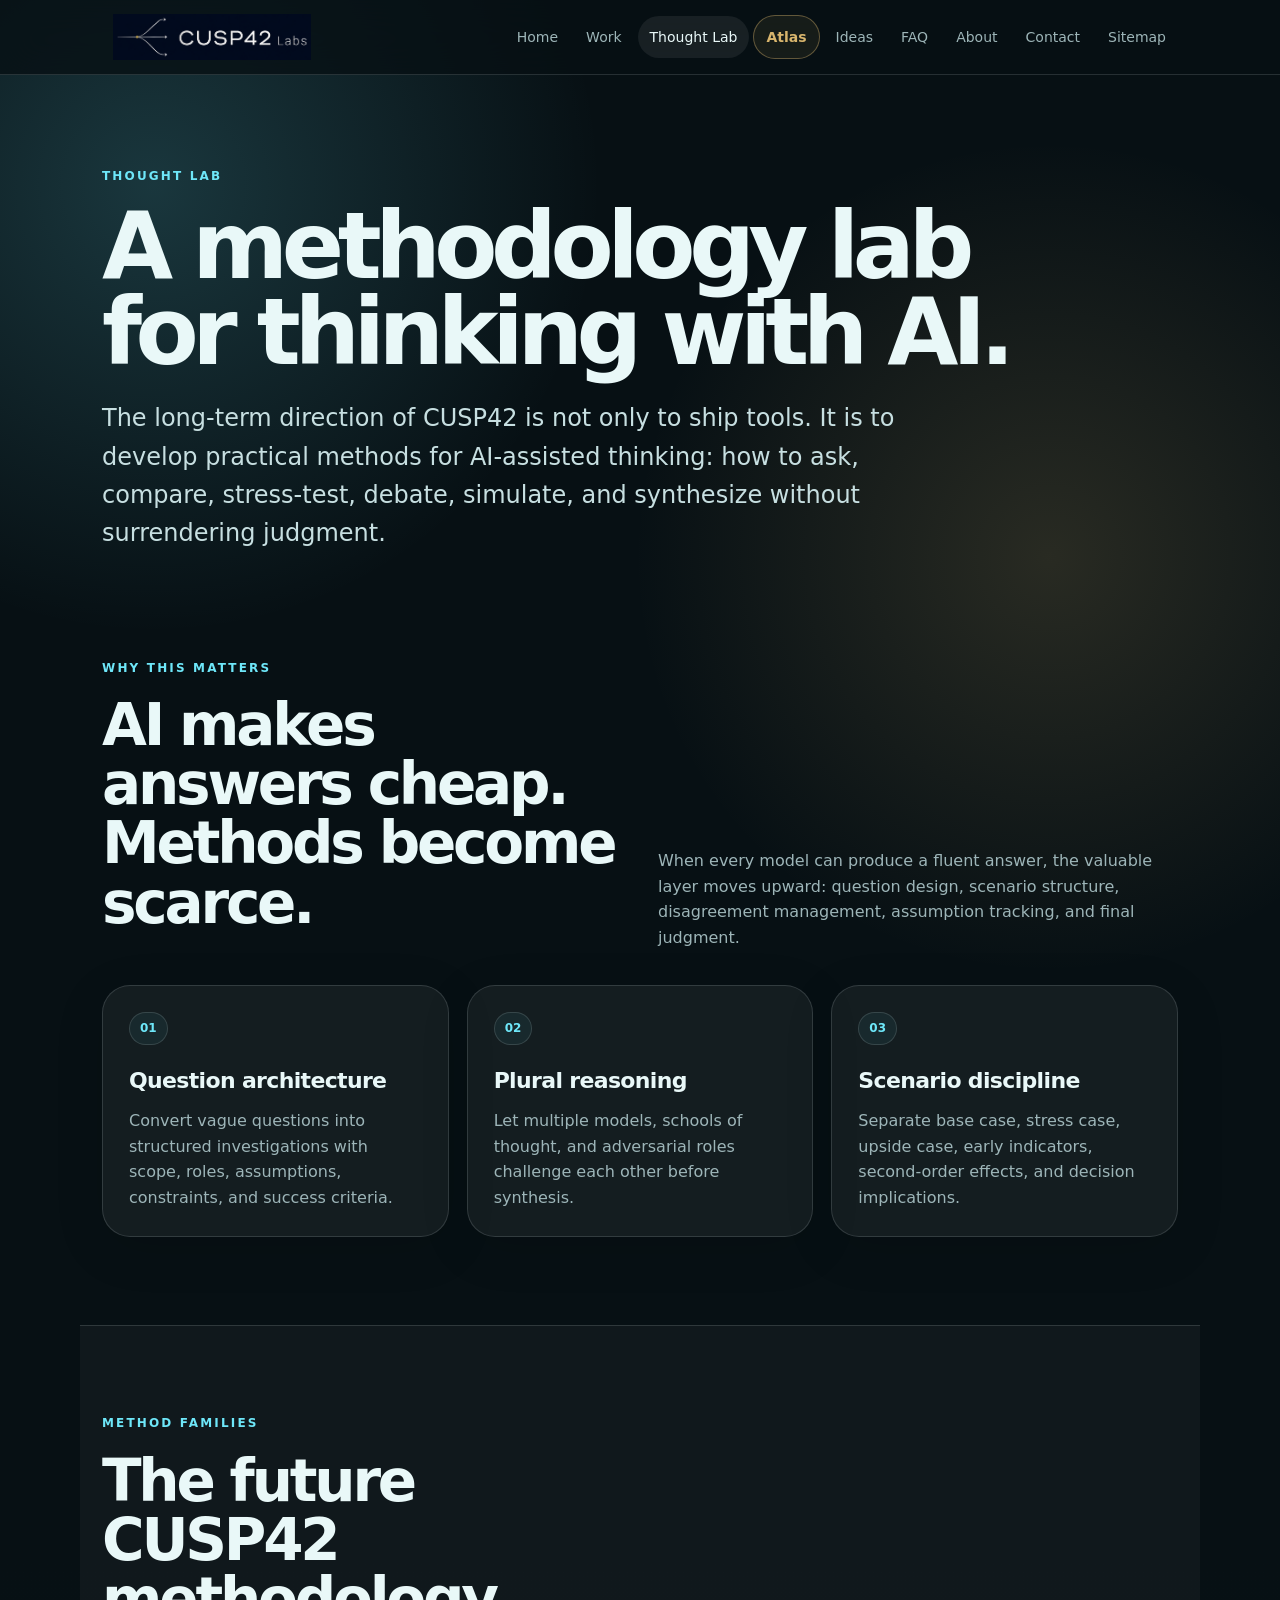
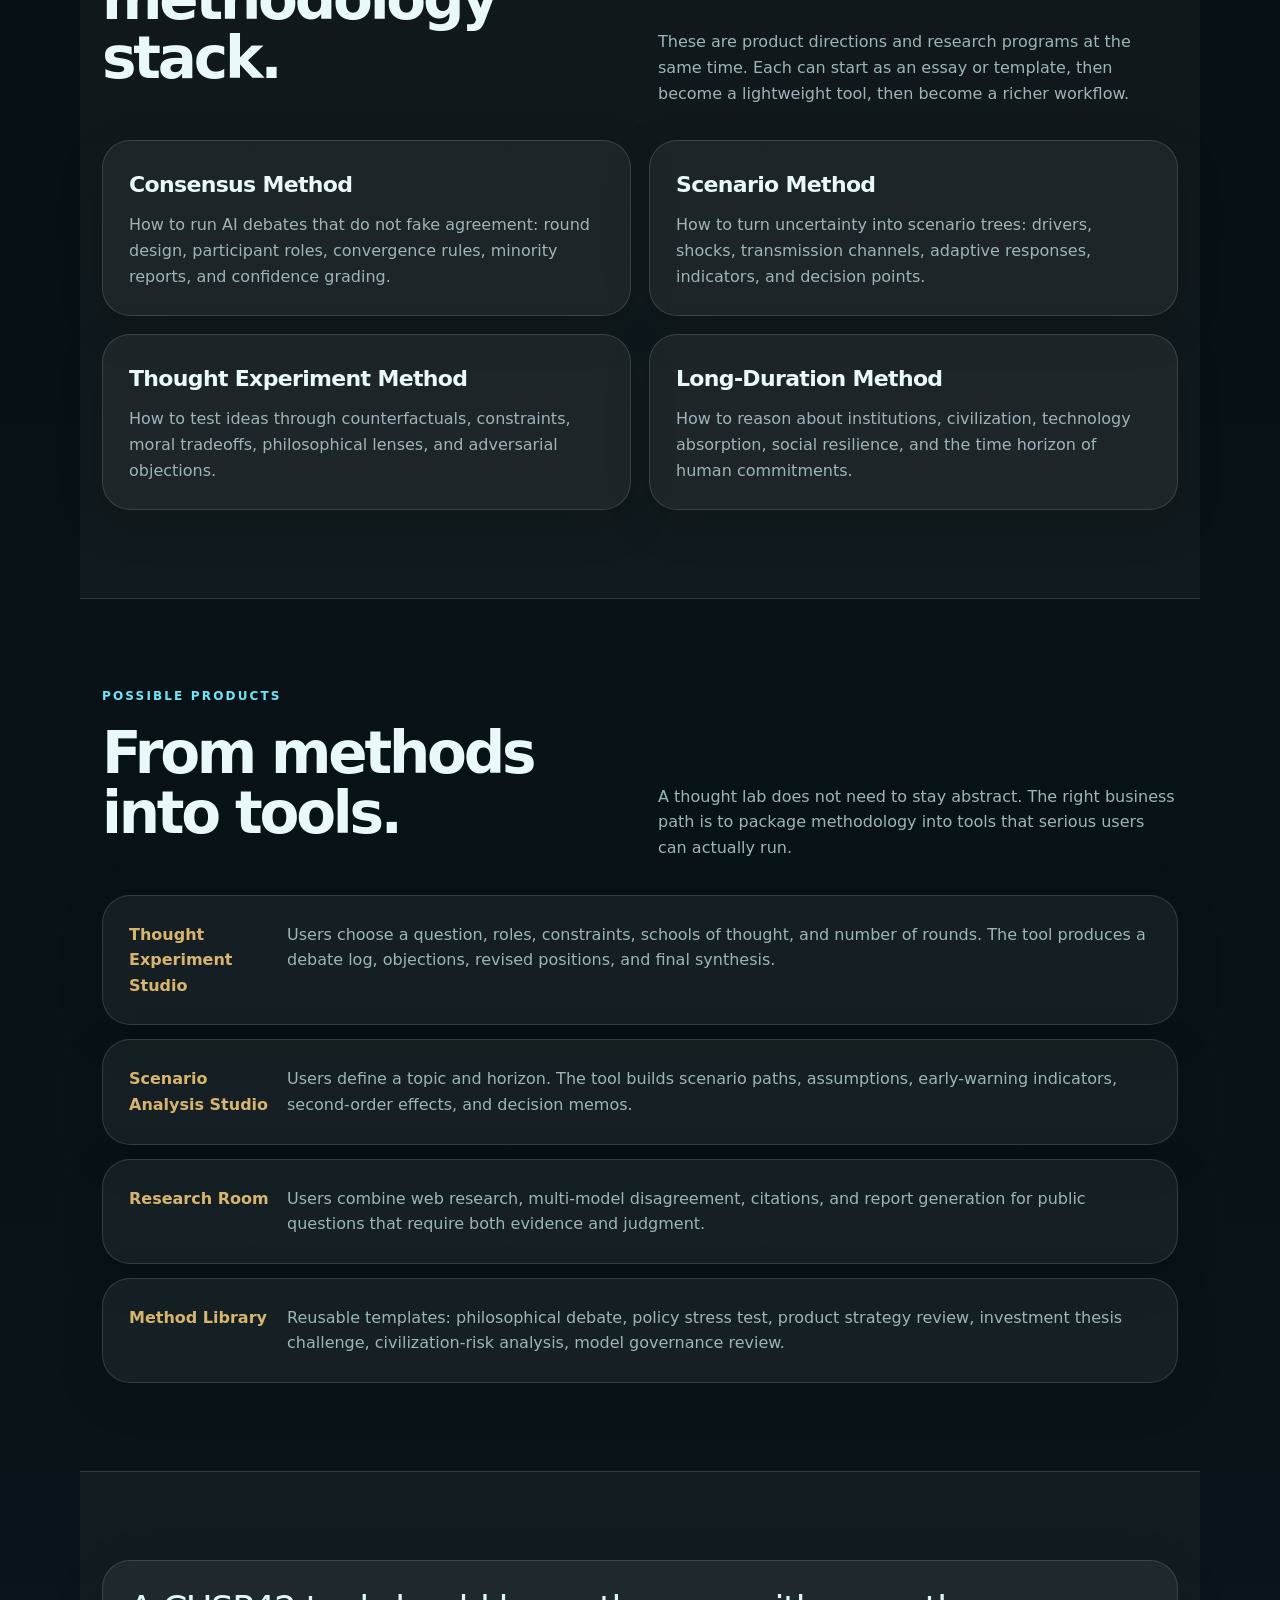
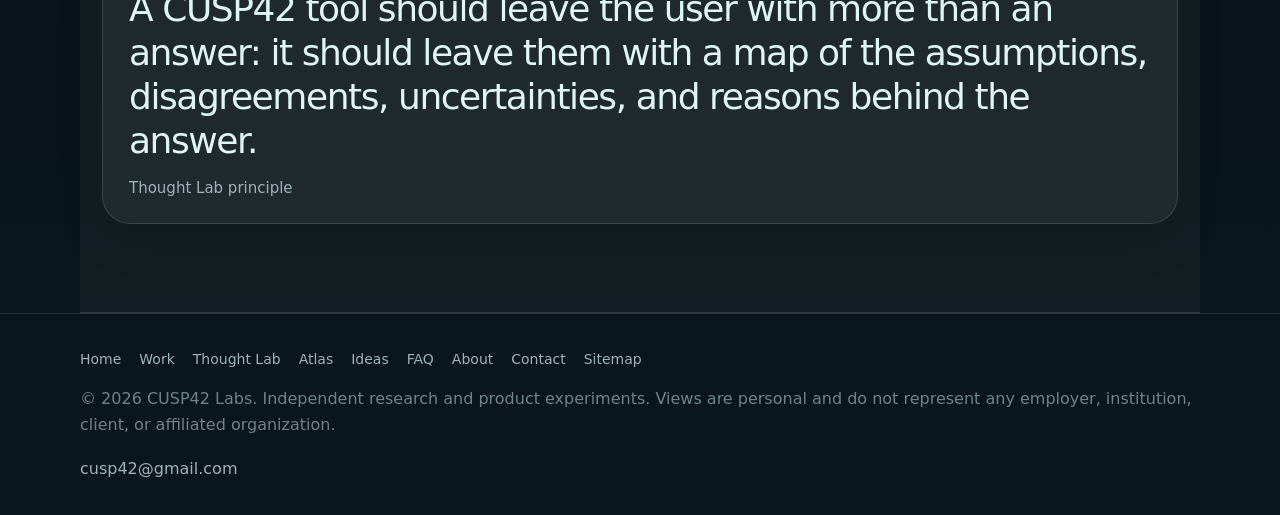
<file: lab.html>
<!doctype html>
<html lang="en">
<head>
  <meta charset="utf-8" />
  <meta name="viewport" content="width=device-width, initial-scale=1" />
  <title>Thought Lab — CUSP42 Labs</title>
  <meta name="description" content="CUSP42 Thought Lab develops AI-assisted methods for scenario analysis, structured disagreement, thought experiments, and long-duration reasoning." />
  <link rel="canonical" href="https://cusp42.com/lab.html" />
  <meta property="og:title" content="Thought Lab — CUSP42 Labs" />
  <meta property="og:description" content="A methodology lab for thinking with AI: question architecture, plural reasoning, scenario discipline, and long-duration methods." />
  <meta property="og:type" content="website" />
  <meta property="og:url" content="https://cusp42.com/lab.html" />
  <meta property="og:image" content="https://cusp42.com/assets/cusp42-hero.jpg" />
  <meta name="twitter:card" content="summary_large_image" />
  <meta name="twitter:title" content="Thought Lab — CUSP42 Labs" />
  <meta name="twitter:description" content="A methodology lab for thinking with AI: question architecture, plural reasoning, and scenario discipline." />
  <meta name="twitter:image" content="https://cusp42.com/assets/cusp42-hero.jpg" />
  <link rel="icon" href="assets/favicon.png" type="image/png" />
  <link rel="stylesheet" href="assets/styles.css" />
</head>
<body>
  <header class="site-header">
    <nav class="nav" aria-label="Primary navigation">
      <a class="brand brand-lockup" href="index.html" aria-label="CUSP42 Labs home"><img src="assets/cusp42-logo-lockup.png" alt="CUSP42 Labs" /></a>
      <button class="nav-toggle" type="button" aria-expanded="false">Menu</button>
      <div class="nav-links"><a href="index.html">Home</a><a href="work.html">Work</a><a href="lab.html">Thought Lab</a><a class="nav-atlas" href="atlas.html">Atlas</a><a href="ideas.html">Ideas</a><a href="faq.html">FAQ</a><a href="about.html">About</a><a href="contact.html">Contact</a><a href="sitemap.html">Sitemap</a></div>
    </nav>
  </header>

  <main>
    <section class="section page-hero">
      <p class="eyebrow">Thought Lab</p>
      <h1>A methodology lab for thinking with AI.</h1>
      <p class="lede">The long-term direction of CUSP42 is not only to ship tools. It is to develop practical methods for AI-assisted thinking: how to ask, compare, stress-test, debate, simulate, and synthesize without surrendering judgment.</p>
    </section>

    <section class="section" style="padding-top: 20px;">
      <div class="section-head">
        <div>
          <p class="eyebrow">Why this matters</p>
          <h2 class="section-title">AI makes answers cheap. Methods become scarce.</h2>
        </div>
        <p class="copy">When every model can produce a fluent answer, the valuable layer moves upward: question design, scenario structure, disagreement management, assumption tracking, and final judgment.</p>
      </div>
      <div class="grid three">
        <article class="card"><span class="tag">01</span><h3>Question architecture</h3><p>Convert vague questions into structured investigations with scope, roles, assumptions, constraints, and success criteria.</p></article>
        <article class="card"><span class="tag">02</span><h3>Plural reasoning</h3><p>Let multiple models, schools of thought, and adversarial roles challenge each other before synthesis.</p></article>
        <article class="card"><span class="tag">03</span><h3>Scenario discipline</h3><p>Separate base case, stress case, upside case, early indicators, second-order effects, and decision implications.</p></article>
      </div>
    </section>

    <section class="section band">
      <div class="section-head">
        <div>
          <p class="eyebrow">Method families</p>
          <h2 class="section-title">The future CUSP42 methodology stack.</h2>
        </div>
        <p class="copy">These are product directions and research programs at the same time. Each can start as an essay or template, then become a lightweight tool, then become a richer workflow.</p>
      </div>
      <div class="grid two">
        <article class="feature"><h3>Consensus Method</h3><p>How to run AI debates that do not fake agreement: round design, participant roles, convergence rules, minority reports, and confidence grading.</p></article>
        <article class="feature"><h3>Scenario Method</h3><p>How to turn uncertainty into scenario trees: drivers, shocks, transmission channels, adaptive responses, indicators, and decision points.</p></article>
        <article class="feature"><h3>Thought Experiment Method</h3><p>How to test ideas through counterfactuals, constraints, moral tradeoffs, philosophical lenses, and adversarial objections.</p></article>
        <article class="feature"><h3>Long-Duration Method</h3><p>How to reason about institutions, civilization, technology absorption, social resilience, and the time horizon of human commitments.</p></article>
      </div>
    </section>

    <section class="section">
      <div class="section-head">
        <div>
          <p class="eyebrow">Possible products</p>
          <h2 class="section-title">From methods into tools.</h2>
        </div>
        <p class="copy">A thought lab does not need to stay abstract. The right business path is to package methodology into tools that serious users can actually run.</p>
      </div>
      <div class="timeline">
        <div class="timeline-item"><strong>Thought Experiment Studio</strong><p>Users choose a question, roles, constraints, schools of thought, and number of rounds. The tool produces a debate log, objections, revised positions, and final synthesis.</p></div>
        <div class="timeline-item"><strong>Scenario Analysis Studio</strong><p>Users define a topic and horizon. The tool builds scenario paths, assumptions, early-warning indicators, second-order effects, and decision memos.</p></div>
        <div class="timeline-item"><strong>Research Room</strong><p>Users combine web research, multi-model disagreement, citations, and report generation for public questions that require both evidence and judgment.</p></div>
        <div class="timeline-item"><strong>Method Library</strong><p>Reusable templates: philosophical debate, policy stress test, product strategy review, investment thesis challenge, civilization-risk analysis, model governance review.</p></div>
      </div>
    </section>

    <section class="section band">
      <div class="quote">A CUSP42 tool should leave the user with more than an answer: it should leave them with a map of the assumptions, disagreements, uncertainties, and reasons behind the answer.<small>Thought Lab principle</small></div>
    </section>
  </main>

  <footer class="footer"><nav class="footer-nav" aria-label="Footer site map"><a href="index.html">Home</a><a href="work.html">Work</a><a href="lab.html">Thought Lab</a><a href="atlas.html">Atlas</a><a href="ideas.html">Ideas</a><a href="faq.html">FAQ</a><a href="about.html">About</a><a href="contact.html">Contact</a><a href="sitemap.html">Sitemap</a></nav><div class="footer-inner"><div>© <span id="year">2026</span> CUSP42 Labs. Independent research and product experiments. Views are personal and do not represent any employer, institution, client, or affiliated organization.</div><div><a href="contact.html">cusp42@gmail.com</a></div></div></footer>
  <script src="assets/site.js"></script><script>document.getElementById('year').textContent = new Date().getFullYear();</script>
</body>
</html>
</file>
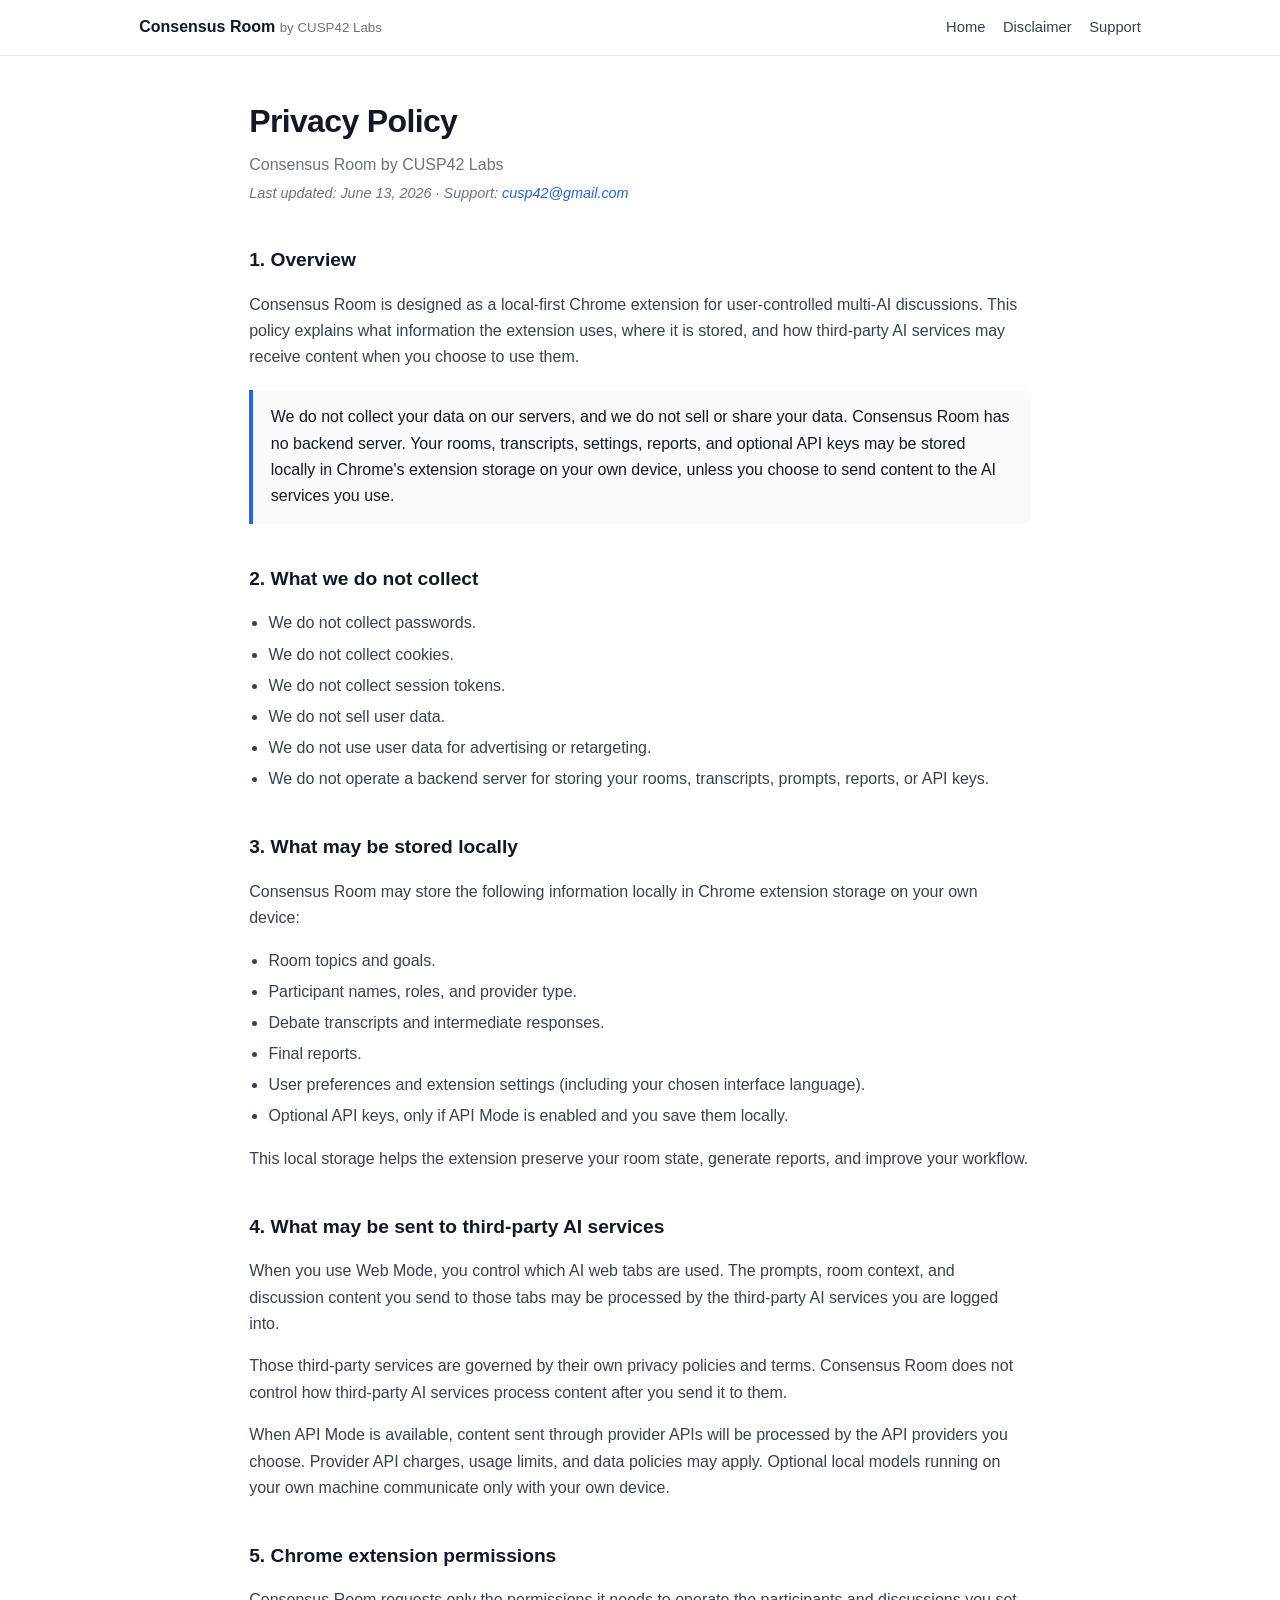
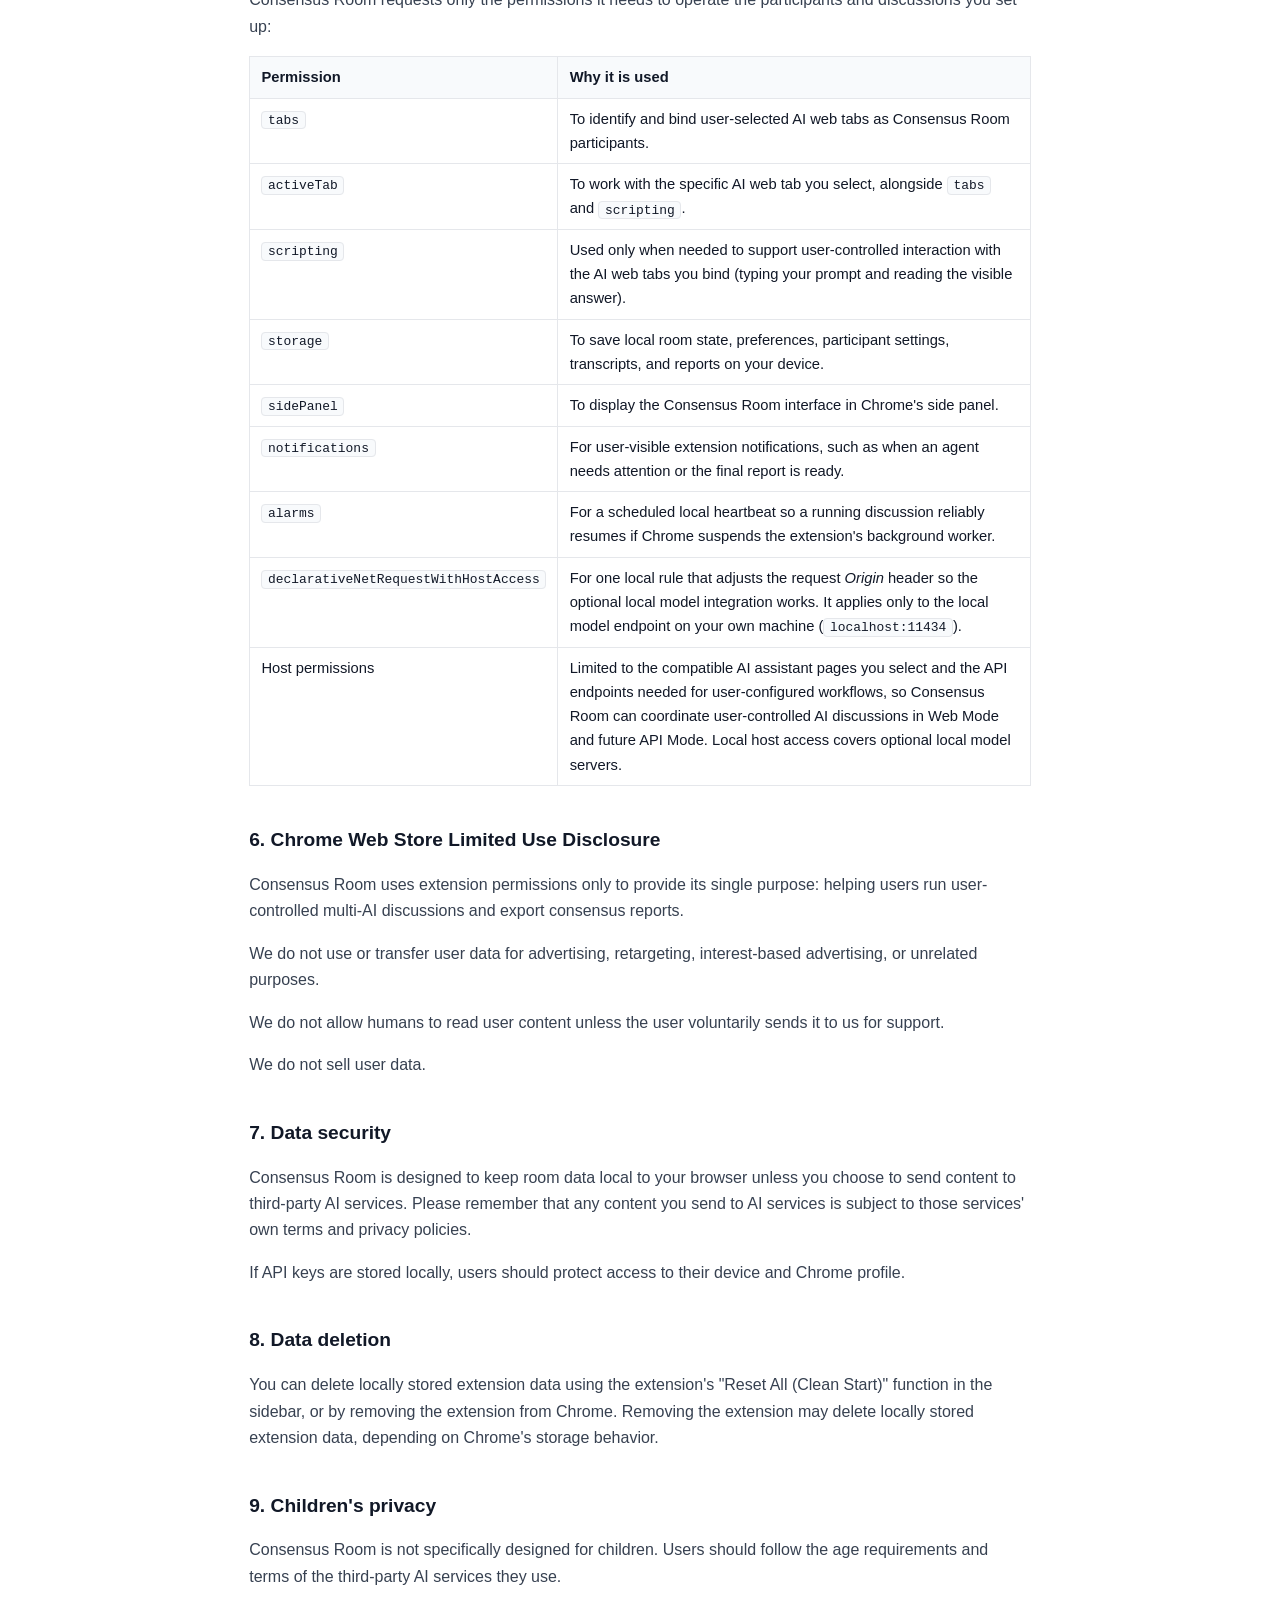
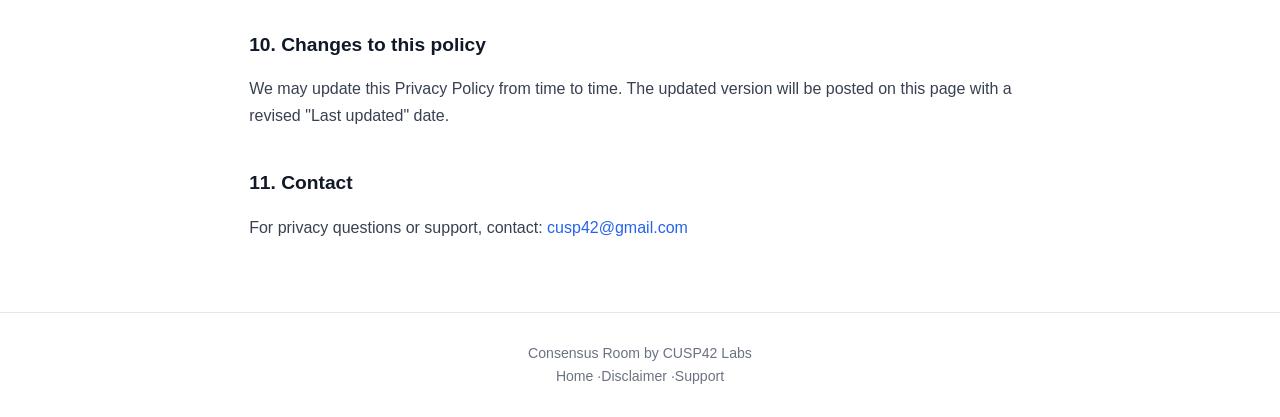
<file: privacy.html>
<!doctype html><html lang="en"><head><meta charset="utf-8"><style>:root { --blue: #2563eb; --blue-dark: #1d4ed8; --ink: #111827; --muted: #6b7280; --line: #e5e7eb; --bg: #f8fafc; }* { box-sizing: border-box; }body { font-family: -apple-system, BlinkMacSystemFont, "Segoe UI", Roboto, Arial, sans-serif; margin: 0px; color: var(--ink); background: rgb(255, 255, 255); line-height: 1.65; }.wrap { max-width: 820px; margin: 0px auto; padding: 0px 1.2rem; }a { color: var(--blue); text-decoration: none; }a:hover { text-decoration: underline; }header { border-bottom: 1px solid var(--line); position: sticky; top: 0px; background: rgb(255, 255, 255); z-index: 10; }header .wrap { max-width: 1040px; display: flex; align-items: center; justify-content: space-between; padding-top: 0.9rem; padding-bottom: 0.9rem; }.brand { font-weight: 700; }.brand small { color: var(--muted); font-weight: 400; }.nav { display: flex; align-items: center; gap: 1.1rem; }.nav a { color: rgb(55, 65, 81); font-size: 0.92rem; }.nav a:hover { color: var(--blue); text-decoration: none; }.doc { padding: 2.4rem 0px 3.4rem; }h1 { font-size: 2rem; letter-spacing: -0.02em; margin: 0px 0px 0.3rem; }.subtitle { color: var(--muted); margin: 0px 0px 0.2rem; }.date { color: var(--muted); font-style: italic; font-size: 0.9rem; margin: 0.2rem 0px 1.6rem; }h2 { font-size: 1.2rem; color: var(--ink); margin: 2rem 0px 0.6rem; padding-top: 0.4rem; }p, li { color: rgb(55, 65, 81); }ul { padding-left: 1.2rem; }li { margin: 0.3rem 0px; }.callout { border-left: 4px solid var(--blue); background: var(--bg); padding: 0.9rem 1.1rem; border-radius: 0px 8px 8px 0px; margin: 1.2rem 0px; }code { background: var(--bg); border: 1px solid var(--line); padding: 0.05rem 0.35rem; border-radius: 4px; font-size: 0.88em; }table { border-collapse: collapse; width: 100%; font-size: 0.92rem; margin-top: 0.4rem; }th, td { border: 1px solid var(--line); padding: 0.5rem 0.7rem; text-align: left; vertical-align: top; }th { background: var(--bg); }footer { border-top: 1px solid var(--line); padding: 1.8rem 0px; color: var(--muted); font-size: 0.88rem; text-align: center; }footer a { color: var(--muted); }footer a:hover { color: var(--blue); }@media (max-width: 560px) {.nav a { font-size: 0.85rem; gap: 0.7rem; }}</style><meta name="viewport" content="width=device-width, initial-scale=1.0"><title>Privacy Policy — Consensus Room</title><meta name="description" content="How Consensus Room by CUSP42 Labs handles your data: local-first, no backend server, and what may be sent to the third-party AI services you choose."></head><body><header><div class="wrap"><div class="brand">Consensus Room <small>by CUSP42 Labs</small></div><nav class="nav"><a href="index.html">Home</a><a href="disclaimer.html">Disclaimer</a><a href="mailto:cusp42@gmail.com?subject=Consensus%20Room%20Support">Support</a></nav></div></header><div class="doc"><div class="wrap"><h1>Privacy Policy</h1><p class="subtitle">Consensus Room by CUSP42 Labs</p><p class="date">Last updated: June 13, 2026 · Support: <a href="mailto:cusp42@gmail.com?subject=Consensus%20Room%20Support">cusp42@gmail.com</a></p><h2>1. Overview</h2><p>Consensus Room is designed as a local-first Chrome extension for user-controlled multi-AI discussions. This policy explains what information the extension uses, where it is stored, and how third-party AI services may receive content when you choose to use them.</p><div class="callout">We do not collect your data on our servers, and we do not sell or share your data. Consensus Room has no backend server. Your rooms, transcripts, settings, reports, and optional API keys may be stored locally in Chrome's extension storage on your own device, unless you choose to send content to the AI services you use.</div><h2>2. What we do not collect</h2><ul><li>We do not collect passwords.</li><li>We do not collect cookies.</li><li>We do not collect session tokens.</li><li>We do not sell user data.</li><li>We do not use user data for advertising or retargeting.</li><li>We do not operate a backend server for storing your rooms, transcripts, prompts, reports, or API keys.</li></ul><h2>3. What may be stored locally</h2><p>Consensus Room may store the following information locally in Chrome extension storage on your own device:</p><ul><li>Room topics and goals.</li><li>Participant names, roles, and provider type.</li><li>Debate transcripts and intermediate responses.</li><li>Final reports.</li><li>User preferences and extension settings (including your chosen interface language).</li><li>Optional API keys, only if API Mode is enabled and you save them locally.</li></ul><p>This local storage helps the extension preserve your room state, generate reports, and improve your workflow.</p><h2>4. What may be sent to third-party AI services</h2><p>When you use Web Mode, you control which AI web tabs are used. The prompts, room context, and discussion content you send to those tabs may be processed by the third-party AI services you are logged into.</p><p>Those third-party services are governed by their own privacy policies and terms. Consensus Room does not control how third-party AI services process content after you send it to them.</p><p>When API Mode is available, content sent through provider APIs will be processed by the API providers you choose. Provider API charges, usage limits, and data policies may apply. Optional local models running on your own machine communicate only with your own device.</p><h2>5. Chrome extension permissions</h2><p>Consensus Room requests only the permissions it needs to operate the participants and discussions you set up:</p><table><tbody><tr><th>Permission</th><th>Why it is used</th></tr><tr><td><code>tabs</code></td><td>To identify and bind user-selected AI web tabs as Consensus Room participants.</td></tr><tr><td><code>activeTab</code></td><td>To work with the specific AI web tab you select, alongside <code>tabs</code> and <code>scripting</code>.</td></tr><tr><td><code>scripting</code></td><td>Used only when needed to support user-controlled interaction with the AI web tabs you bind (typing your prompt and reading the visible answer).</td></tr><tr><td><code>storage</code></td><td>To save local room state, preferences, participant settings, transcripts, and reports on your device.</td></tr><tr><td><code>sidePanel</code></td><td>To display the Consensus Room interface in Chrome's side panel.</td></tr><tr><td><code>notifications</code></td><td>For user-visible extension notifications, such as when an agent needs attention or the final report is ready.</td></tr><tr><td><code>alarms</code></td><td>For a scheduled local heartbeat so a running discussion reliably resumes if Chrome suspends the extension's background worker.</td></tr><tr><td><code>declarativeNetRequestWithHostAccess</code></td><td>For one local rule that adjusts the request <em>Origin</em> header so the optional local model integration works. It applies only to the local model endpoint on your own machine (<code>localhost:11434</code>).</td></tr><tr><td>Host permissions</td><td>Limited to the compatible AI assistant pages you select and the API endpoints needed for user-configured workflows, so Consensus Room can coordinate user-controlled AI discussions in Web Mode and future API Mode. Local host access covers optional local model servers.</td></tr></tbody></table><h2>6. Chrome Web Store Limited Use Disclosure</h2><p>Consensus Room uses extension permissions only to provide its single purpose: helping users run user-controlled multi-AI discussions and export consensus reports.</p><p>We do not use or transfer user data for advertising, retargeting, interest-based advertising, or unrelated purposes.</p><p>We do not allow humans to read user content unless the user voluntarily sends it to us for support.</p><p>We do not sell user data.</p><h2>7. Data security</h2><p>Consensus Room is designed to keep room data local to your browser unless you choose to send content to third-party AI services. Please remember that any content you send to AI services is subject to those services' own terms and privacy policies.</p><p>If API keys are stored locally, users should protect access to their device and Chrome profile.</p><h2>8. Data deletion</h2><p>You can delete locally stored extension data using the extension's "Reset All (Clean Start)" function in the sidebar, or by removing the extension from Chrome. Removing the extension may delete locally stored extension data, depending on Chrome's storage behavior.</p><h2>9. Children's privacy</h2><p>Consensus Room is not specifically designed for children. Users should follow the age requirements and terms of the third-party AI services they use.</p><h2>10. Changes to this policy</h2><p>We may update this Privacy Policy from time to time. The updated version will be posted on this page with a revised "Last updated" date.</p><h2>11. Contact</h2><p>For privacy questions or support, contact: <a href="mailto:cusp42@gmail.com?subject=Consensus%20Room%20Support">cusp42@gmail.com</a></p></div></div><footer><div class="wrap">Consensus Room by CUSP42 Labs<br><a href="index.html">Home</a> ·<a href="disclaimer.html">Disclaimer</a> ·<a href="mailto:cusp42@gmail.com?subject=Consensus%20Room%20Support">Support</a></div></footer></body></html>
</file>
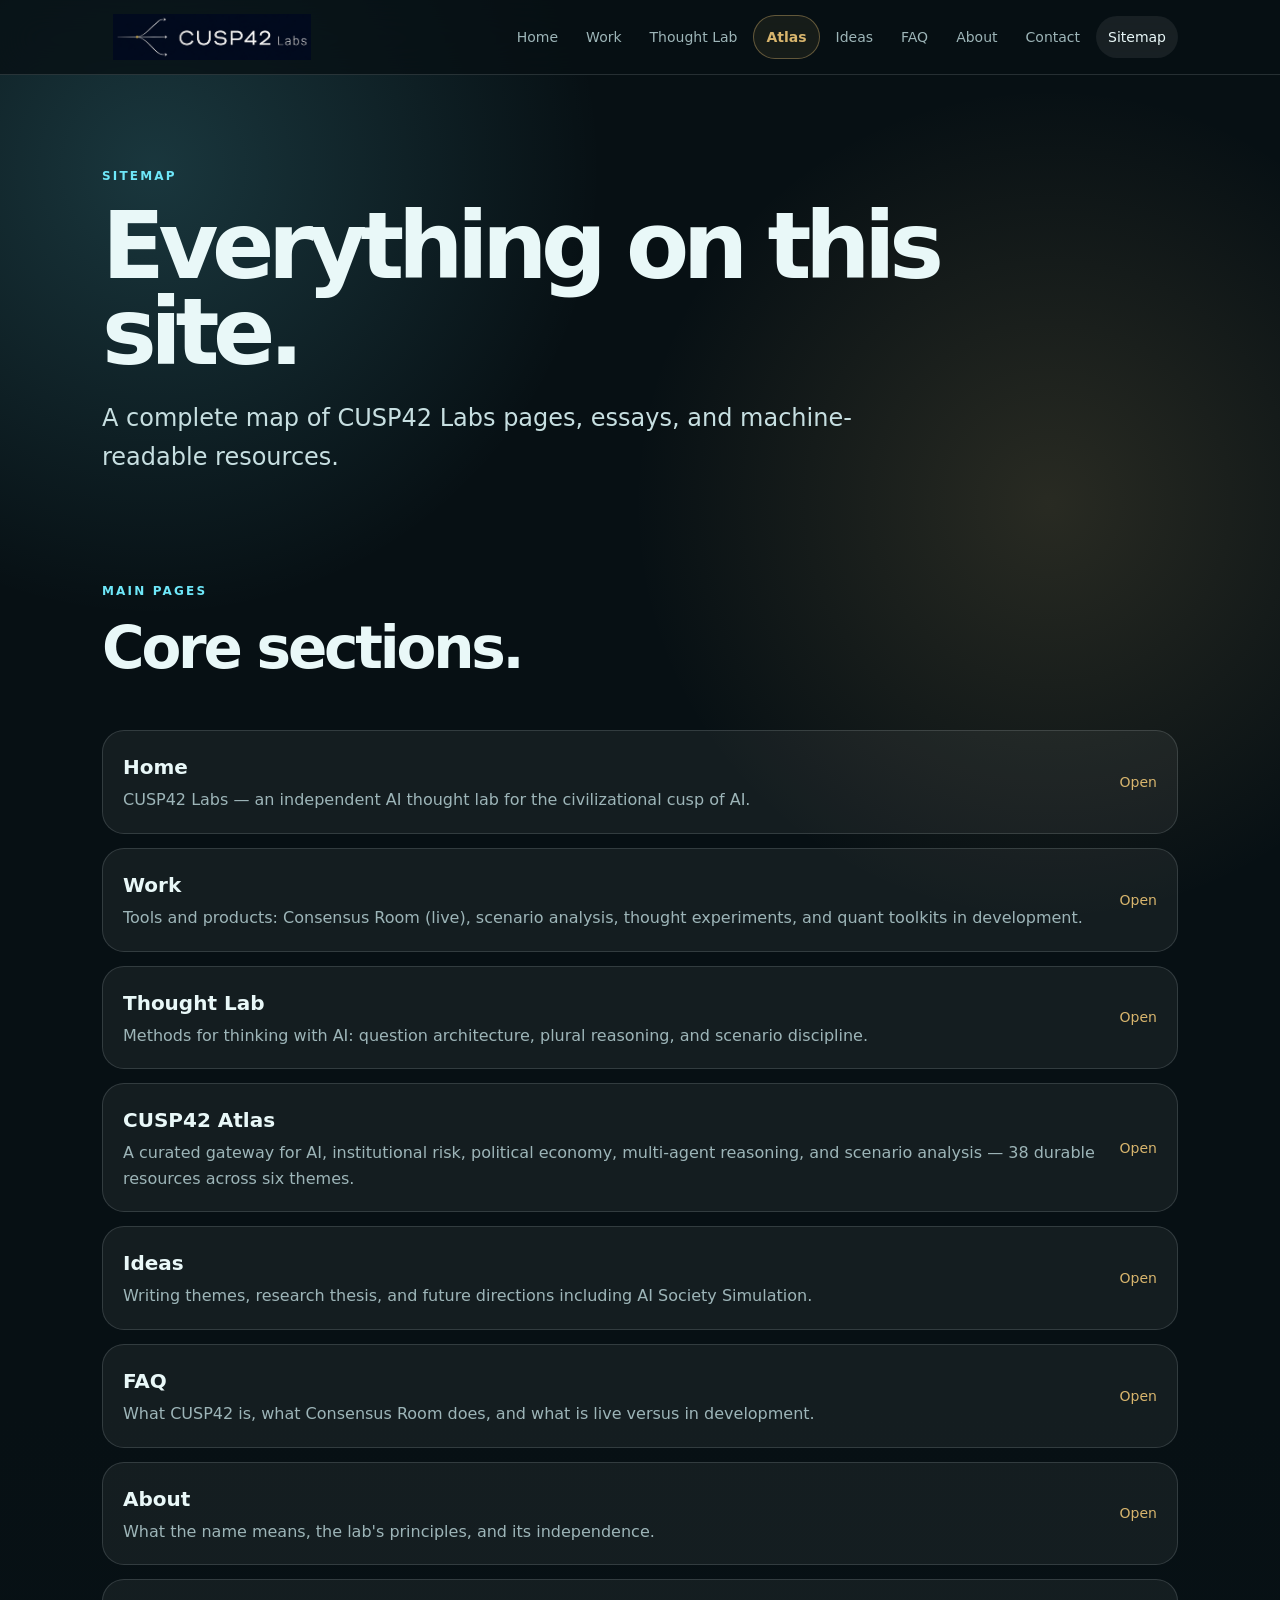
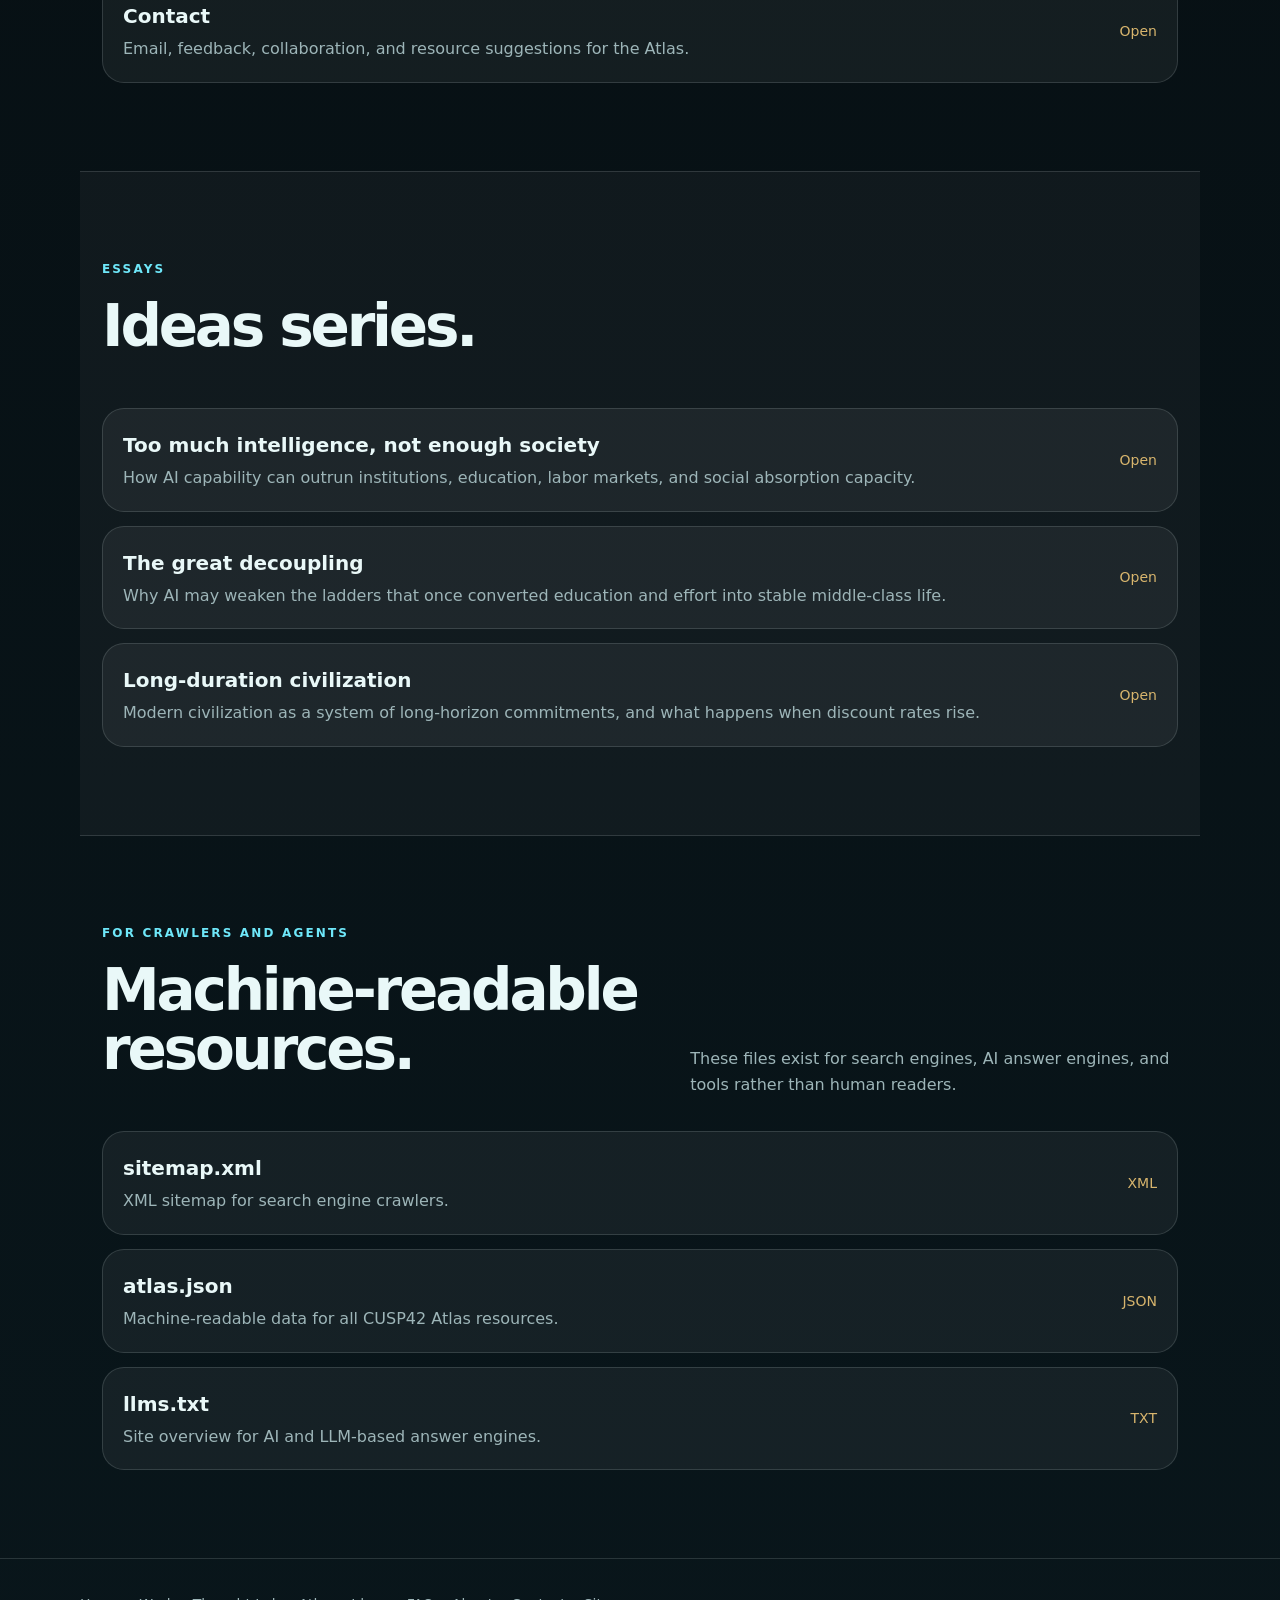
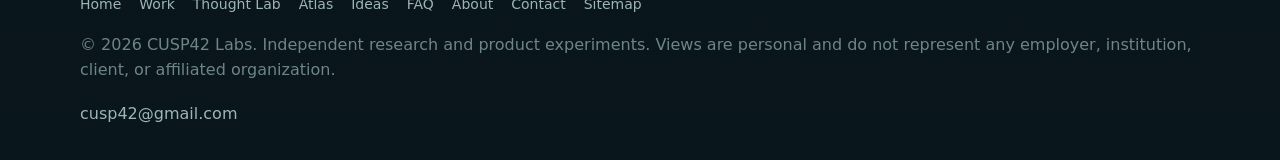
<file: sitemap.html>
<!doctype html>
<html lang="en">
<head>
  <meta charset="utf-8" />
  <meta name="viewport" content="width=device-width, initial-scale=1" />
  <title>Sitemap — CUSP42 Labs</title>
  <meta name="description" content="All pages on the CUSP42 Labs website: home, work, thought lab, Atlas, ideas, essays, FAQ, about, and contact." />
  <link rel="canonical" href="https://cusp42.com/sitemap.html" />
  <meta property="og:title" content="Sitemap — CUSP42 Labs" />
  <meta property="og:description" content="All pages on the CUSP42 Labs website." />
  <meta property="og:type" content="website" />
  <meta property="og:url" content="https://cusp42.com/sitemap.html" />
  <meta property="og:image" content="https://cusp42.com/assets/cusp42-hero.jpg" />
  <meta name="twitter:card" content="summary" />
  <meta name="twitter:title" content="Sitemap — CUSP42 Labs" />
  <meta name="twitter:description" content="All pages on the CUSP42 Labs website." />
  <link rel="icon" href="assets/favicon.png" type="image/png" />
  <link rel="stylesheet" href="assets/styles.css" />
</head>
<body>
  <header class="site-header">
    <nav class="nav" aria-label="Primary navigation">
      <a class="brand brand-lockup" href="index.html" aria-label="CUSP42 Labs home"><img src="assets/cusp42-logo-lockup.png" alt="CUSP42 Labs" /></a>
      <button class="nav-toggle" type="button" aria-expanded="false">Menu</button>
      <div class="nav-links"><a href="index.html">Home</a><a href="work.html">Work</a><a href="lab.html">Thought Lab</a><a class="nav-atlas" href="atlas.html">Atlas</a><a href="ideas.html">Ideas</a><a href="faq.html">FAQ</a><a href="about.html">About</a><a href="contact.html">Contact</a><a href="sitemap.html">Sitemap</a></div>
    </nav>
  </header>

  <main>
    <section class="section page-hero">
      <p class="eyebrow">Sitemap</p>
      <h1>Everything on this site.</h1>
      <p class="lede">A complete map of CUSP42 Labs pages, essays, and machine-readable resources.</p>
    </section>

    <section class="section" style="padding-top: 20px;">
      <div class="section-head">
        <div>
          <p class="eyebrow">Main pages</p>
          <h2 class="section-title">Core sections.</h2>
        </div>
      </div>
      <div class="article-list">
        <a class="article-link" href="index.html"><div><h3>Home</h3><p>CUSP42 Labs — an independent AI thought lab for the civilizational cusp of AI.</p></div><span>Open</span></a>
        <a class="article-link" href="work.html"><div><h3>Work</h3><p>Tools and products: Consensus Room (live), scenario analysis, thought experiments, and quant toolkits in development.</p></div><span>Open</span></a>
        <a class="article-link" href="lab.html"><div><h3>Thought Lab</h3><p>Methods for thinking with AI: question architecture, plural reasoning, and scenario discipline.</p></div><span>Open</span></a>
        <a class="article-link" href="atlas.html"><div><h3>CUSP42 Atlas</h3><p>A curated gateway for AI, institutional risk, political economy, multi-agent reasoning, and scenario analysis — 38 durable resources across six themes.</p></div><span>Open</span></a>
        <a class="article-link" href="ideas.html"><div><h3>Ideas</h3><p>Writing themes, research thesis, and future directions including AI Society Simulation.</p></div><span>Open</span></a>
        <a class="article-link" href="faq.html"><div><h3>FAQ</h3><p>What CUSP42 is, what Consensus Room does, and what is live versus in development.</p></div><span>Open</span></a>
        <a class="article-link" href="about.html"><div><h3>About</h3><p>What the name means, the lab's principles, and its independence.</p></div><span>Open</span></a>
        <a class="article-link" href="contact.html"><div><h3>Contact</h3><p>Email, feedback, collaboration, and resource suggestions for the Atlas.</p></div><span>Open</span></a>
      </div>
    </section>

    <section class="section band">
      <div class="section-head">
        <div>
          <p class="eyebrow">Essays</p>
          <h2 class="section-title">Ideas series.</h2>
        </div>
      </div>
      <div class="article-list">
        <a class="article-link" href="ideas/too-much-intelligence.html"><div><h3>Too much intelligence, not enough society</h3><p>How AI capability can outrun institutions, education, labor markets, and social absorption capacity.</p></div><span>Open</span></a>
        <a class="article-link" href="ideas/the-great-decoupling.html"><div><h3>The great decoupling</h3><p>Why AI may weaken the ladders that once converted education and effort into stable middle-class life.</p></div><span>Open</span></a>
        <a class="article-link" href="ideas/long-duration-civilization.html"><div><h3>Long-duration civilization</h3><p>Modern civilization as a system of long-horizon commitments, and what happens when discount rates rise.</p></div><span>Open</span></a>
      </div>
    </section>

    <section class="section">
      <div class="section-head">
        <div>
          <p class="eyebrow">For crawlers and agents</p>
          <h2 class="section-title">Machine-readable resources.</h2>
        </div>
        <p class="copy">These files exist for search engines, AI answer engines, and tools rather than human readers.</p>
      </div>
      <div class="article-list">
        <a class="article-link" href="sitemap.xml"><div><h3>sitemap.xml</h3><p>XML sitemap for search engine crawlers.</p></div><span>XML</span></a>
        <a class="article-link" href="atlas.json"><div><h3>atlas.json</h3><p>Machine-readable data for all CUSP42 Atlas resources.</p></div><span>JSON</span></a>
        <a class="article-link" href="llms.txt"><div><h3>llms.txt</h3><p>Site overview for AI and LLM-based answer engines.</p></div><span>TXT</span></a>
      </div>
    </section>
  </main>

  <footer class="footer"><nav class="footer-nav" aria-label="Footer site map"><a href="index.html">Home</a><a href="work.html">Work</a><a href="lab.html">Thought Lab</a><a href="atlas.html">Atlas</a><a href="ideas.html">Ideas</a><a href="faq.html">FAQ</a><a href="about.html">About</a><a href="contact.html">Contact</a><a href="sitemap.html">Sitemap</a></nav><div class="footer-inner"><div>© <span id="year">2026</span> CUSP42 Labs. Independent research and product experiments. Views are personal and do not represent any employer, institution, client, or affiliated organization.</div><div><a href="contact.html">cusp42@gmail.com</a></div></div></footer>
  <script src="assets/site.js"></script><script>document.getElementById('year').textContent = new Date().getFullYear();</script>
</body>
</html>
</file>
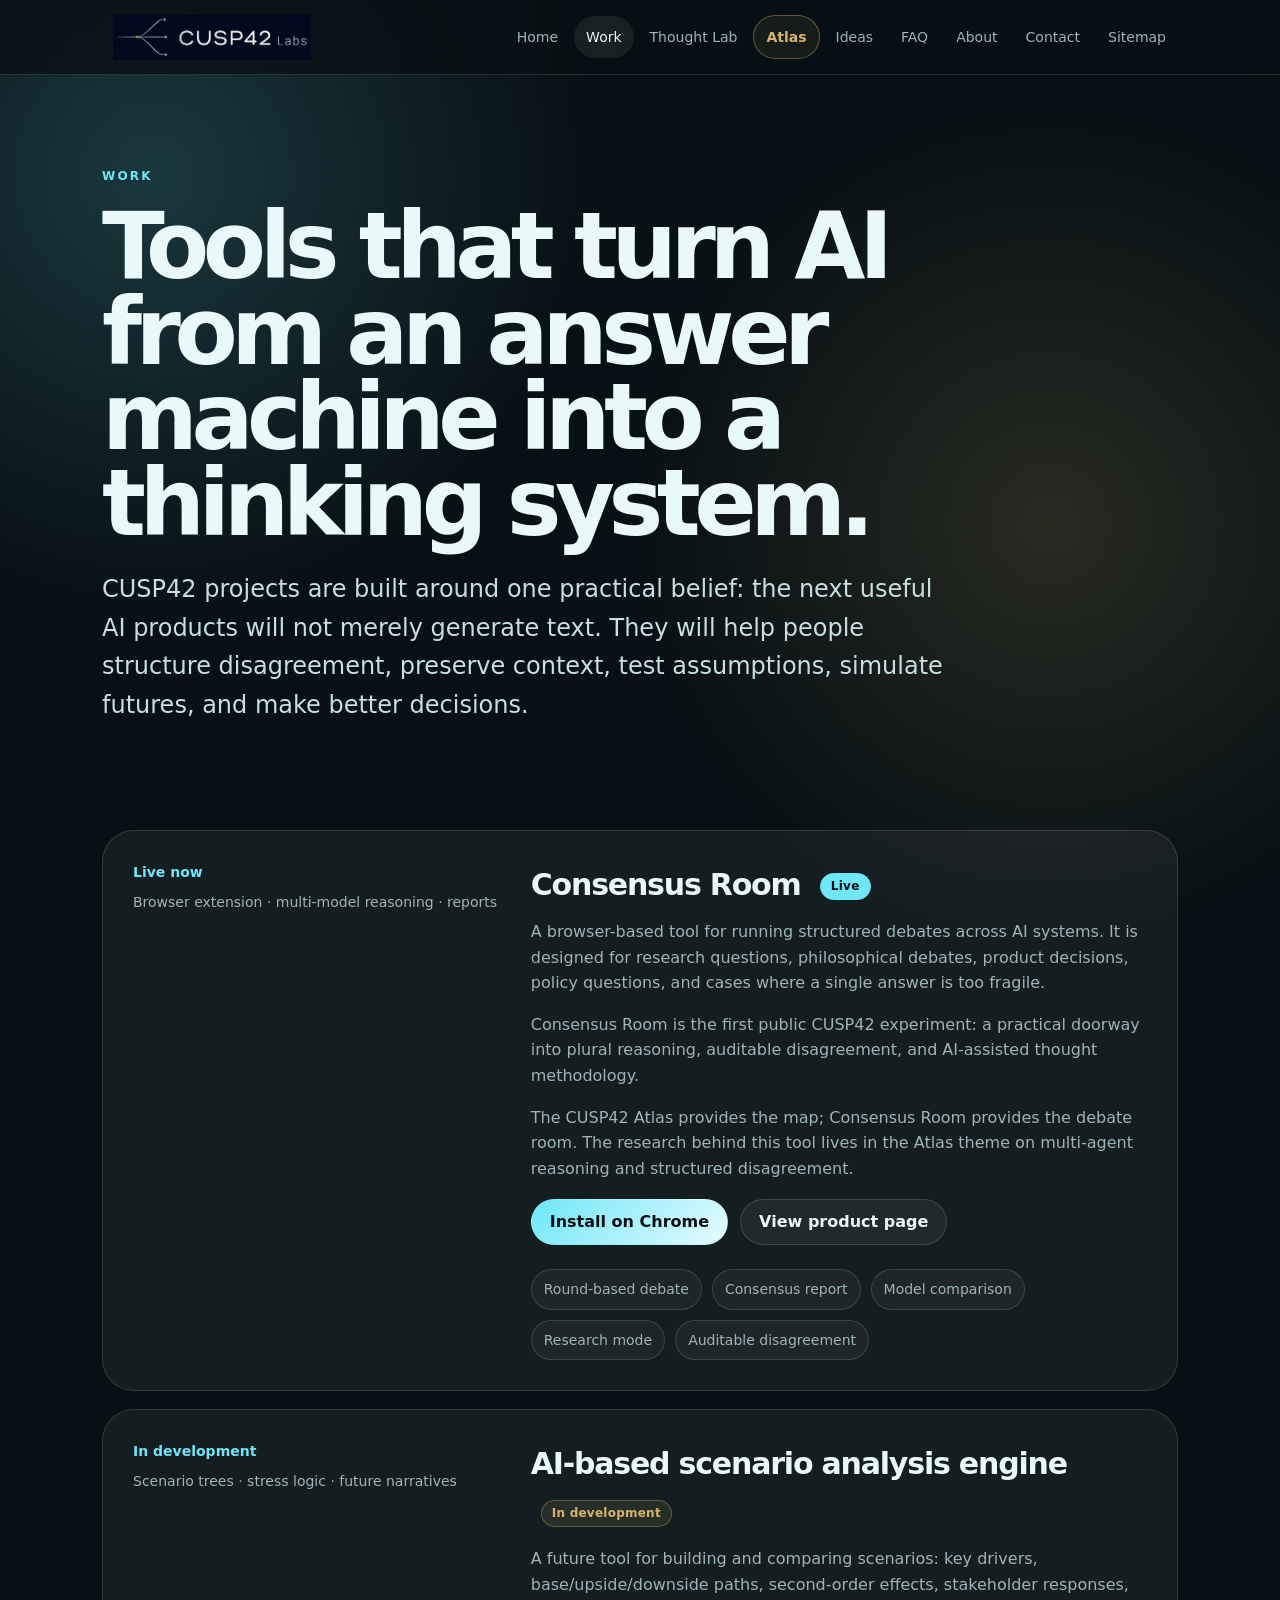
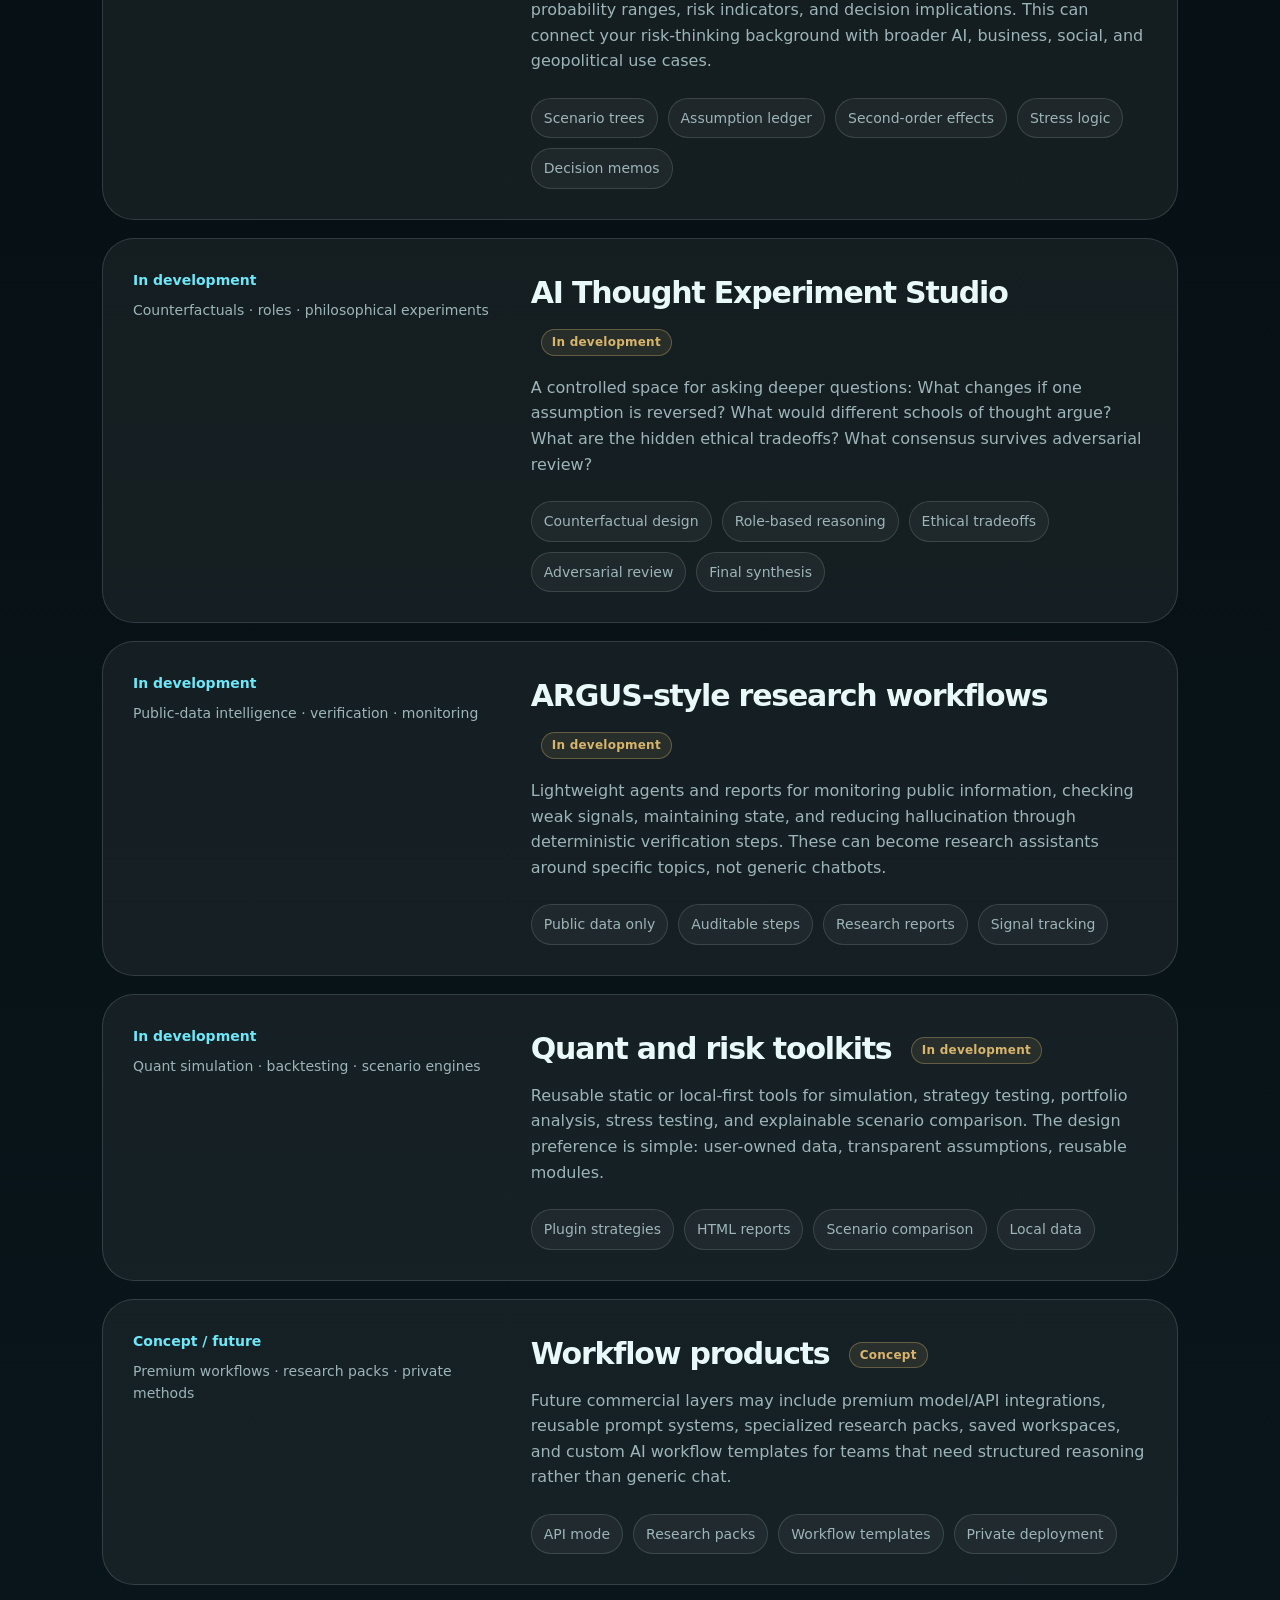
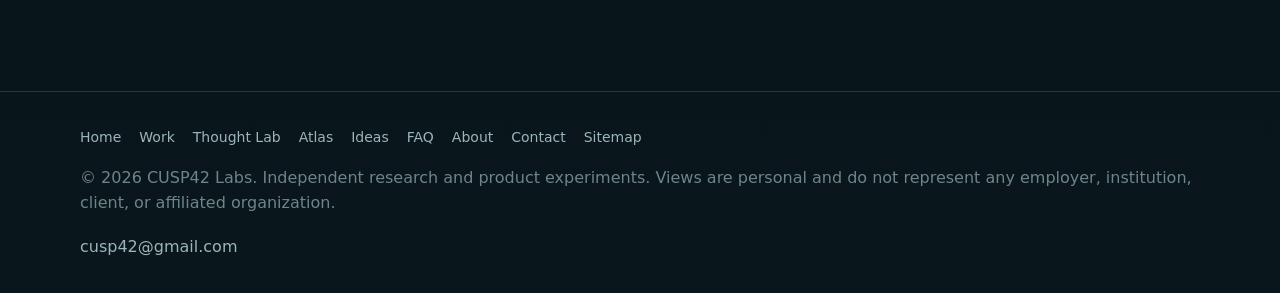
<file: work.html>
<!doctype html>
<html lang="en">
<head>
  <meta charset="utf-8" />
  <meta name="viewport" content="width=device-width, initial-scale=1" />
  <title>Work — CUSP42 Labs</title>
  <meta name="description" content="CUSP42 Labs projects including Consensus Room, AI scenario analysis, AI thought experiment tools, quant simulation, and research workflows." />
  <link rel="canonical" href="https://cusp42.com/work.html" />
  <meta property="og:title" content="Work — CUSP42 Labs" />
  <meta property="og:description" content="CUSP42 tools: Consensus Room (live multi-model debate), plus scenario analysis, thought experiment, and quant reasoning tools in development." />
  <meta property="og:type" content="website" />
  <meta property="og:url" content="https://cusp42.com/work.html" />
  <meta property="og:image" content="https://cusp42.com/assets/cusp42-hero.jpg" />
  <meta name="twitter:card" content="summary_large_image" />
  <meta name="twitter:title" content="Work — CUSP42 Labs" />
  <meta name="twitter:description" content="CUSP42 tools: Consensus Room (live multi-model debate), plus scenario and thought-experiment tools in development." />
  <meta name="twitter:image" content="https://cusp42.com/assets/cusp42-hero.jpg" />
  <link rel="icon" href="assets/favicon.png" type="image/png" />
  <link rel="stylesheet" href="assets/styles.css" />
</head>
<body>
  <header class="site-header">
    <nav class="nav" aria-label="Primary navigation">
      <a class="brand brand-lockup" href="index.html" aria-label="CUSP42 Labs home"><img src="assets/cusp42-logo-lockup.png" alt="CUSP42 Labs" /></a>
      <button class="nav-toggle" type="button" aria-expanded="false">Menu</button>
      <div class="nav-links"><a href="index.html">Home</a><a href="work.html">Work</a><a href="lab.html">Thought Lab</a><a class="nav-atlas" href="atlas.html">Atlas</a><a href="ideas.html">Ideas</a><a href="faq.html">FAQ</a><a href="about.html">About</a><a href="contact.html">Contact</a><a href="sitemap.html">Sitemap</a></div>
    </nav>
  </header>

  <main>
    <section class="section page-hero">
      <p class="eyebrow">Work</p>
      <h1>Tools that turn AI from an answer machine into a thinking system.</h1>
      <p class="lede">CUSP42 projects are built around one practical belief: the next useful AI products will not merely generate text. They will help people structure disagreement, preserve context, test assumptions, simulate futures, and make better decisions.</p>
    </section>

    <section class="section" style="padding-top: 20px;">
      <article class="work-item">
        <div class="work-meta"><strong>Live now</strong> Browser extension · multi-model reasoning · reports</div>
        <div>
          <h2>Consensus Room <span class="status live">Live</span></h2>
          <p>A browser-based tool for running structured debates across AI systems. It is designed for research questions, philosophical debates, product decisions, policy questions, and cases where a single answer is too fragile.</p>
          <p>Consensus Room is the first public CUSP42 experiment: a practical doorway into plural reasoning, auditable disagreement, and AI-assisted thought methodology.</p>
          <p>The <a href="atlas.html">CUSP42 Atlas</a> provides the map; Consensus Room provides the debate room. The research behind this tool lives in the Atlas theme on <a href="atlas.html#multi-agent-reasoning">multi-agent reasoning and structured disagreement</a>.</p>
          <div class="cta-row compact">
            <a class="button primary" href="https://chromewebstore.google.com/detail/consensus-room-multi-ai-d/emdbnpaicikiaceimoacjlfijgjemebk" target="_blank" rel="noopener">Install on Chrome</a>
            <a class="button" href="https://mobilbear.github.io/consensus-room-site/" target="_blank" rel="noopener">View product page</a>
          </div>
          <div class="pill-list"><span>Round-based debate</span><span>Consensus report</span><span>Model comparison</span><span>Research mode</span><span>Auditable disagreement</span></div>
        </div>
      </article>

      <article class="work-item">
        <div class="work-meta"><strong>In development</strong> Scenario trees · stress logic · future narratives</div>
        <div>
          <h2>AI-based scenario analysis engine <span class="status dev">In development</span></h2>
          <p>A future tool for building and comparing scenarios: key drivers, base/upside/downside paths, second-order effects, stakeholder responses, probability ranges, risk indicators, and decision implications. This can connect your risk-thinking background with broader AI, business, social, and geopolitical use cases.</p>
          <div class="pill-list"><span>Scenario trees</span><span>Assumption ledger</span><span>Second-order effects</span><span>Stress logic</span><span>Decision memos</span></div>
        </div>
      </article>

      <article class="work-item">
        <div class="work-meta"><strong>In development</strong> Counterfactuals · roles · philosophical experiments</div>
        <div>
          <h2>AI Thought Experiment Studio <span class="status dev">In development</span></h2>
          <p>A controlled space for asking deeper questions: What changes if one assumption is reversed? What would different schools of thought argue? What are the hidden ethical tradeoffs? What consensus survives adversarial review?</p>
          <div class="pill-list"><span>Counterfactual design</span><span>Role-based reasoning</span><span>Ethical tradeoffs</span><span>Adversarial review</span><span>Final synthesis</span></div>
        </div>
      </article>

      <article class="work-item">
        <div class="work-meta"><strong>In development</strong> Public-data intelligence · verification · monitoring</div>
        <div>
          <h2>ARGUS-style research workflows <span class="status dev">In development</span></h2>
          <p>Lightweight agents and reports for monitoring public information, checking weak signals, maintaining state, and reducing hallucination through deterministic verification steps. These can become research assistants around specific topics, not generic chatbots.</p>
          <div class="pill-list"><span>Public data only</span><span>Auditable steps</span><span>Research reports</span><span>Signal tracking</span></div>
        </div>
      </article>

      <article class="work-item">
        <div class="work-meta"><strong>In development</strong> Quant simulation · backtesting · scenario engines</div>
        <div>
          <h2>Quant and risk toolkits <span class="status dev">In development</span></h2>
          <p>Reusable static or local-first tools for simulation, strategy testing, portfolio analysis, stress testing, and explainable scenario comparison. The design preference is simple: user-owned data, transparent assumptions, reusable modules.</p>
          <div class="pill-list"><span>Plugin strategies</span><span>HTML reports</span><span>Scenario comparison</span><span>Local data</span></div>
        </div>
      </article>

      <article class="work-item">
        <div class="work-meta"><strong>Concept / future</strong> Premium workflows · research packs · private methods</div>
        <div>
          <h2>Workflow products <span class="status dev">Concept</span></h2>
          <p>Future commercial layers may include premium model/API integrations, reusable prompt systems, specialized research packs, saved workspaces, and custom AI workflow templates for teams that need structured reasoning rather than generic chat.</p>
          <div class="pill-list"><span>API mode</span><span>Research packs</span><span>Workflow templates</span><span>Private deployment</span></div>
        </div>
      </article>
    </section>
  </main>

  <footer class="footer"><nav class="footer-nav" aria-label="Footer site map"><a href="index.html">Home</a><a href="work.html">Work</a><a href="lab.html">Thought Lab</a><a href="atlas.html">Atlas</a><a href="ideas.html">Ideas</a><a href="faq.html">FAQ</a><a href="about.html">About</a><a href="contact.html">Contact</a><a href="sitemap.html">Sitemap</a></nav><div class="footer-inner"><div>© <span id="year">2026</span> CUSP42 Labs. Independent research and product experiments. Views are personal and do not represent any employer, institution, client, or affiliated organization.</div><div><a href="contact.html">cusp42@gmail.com</a></div></div></footer>
  <script src="assets/site.js"></script><script>document.getElementById('year').textContent = new Date().getFullYear();</script>
</body>
</html>
</file>
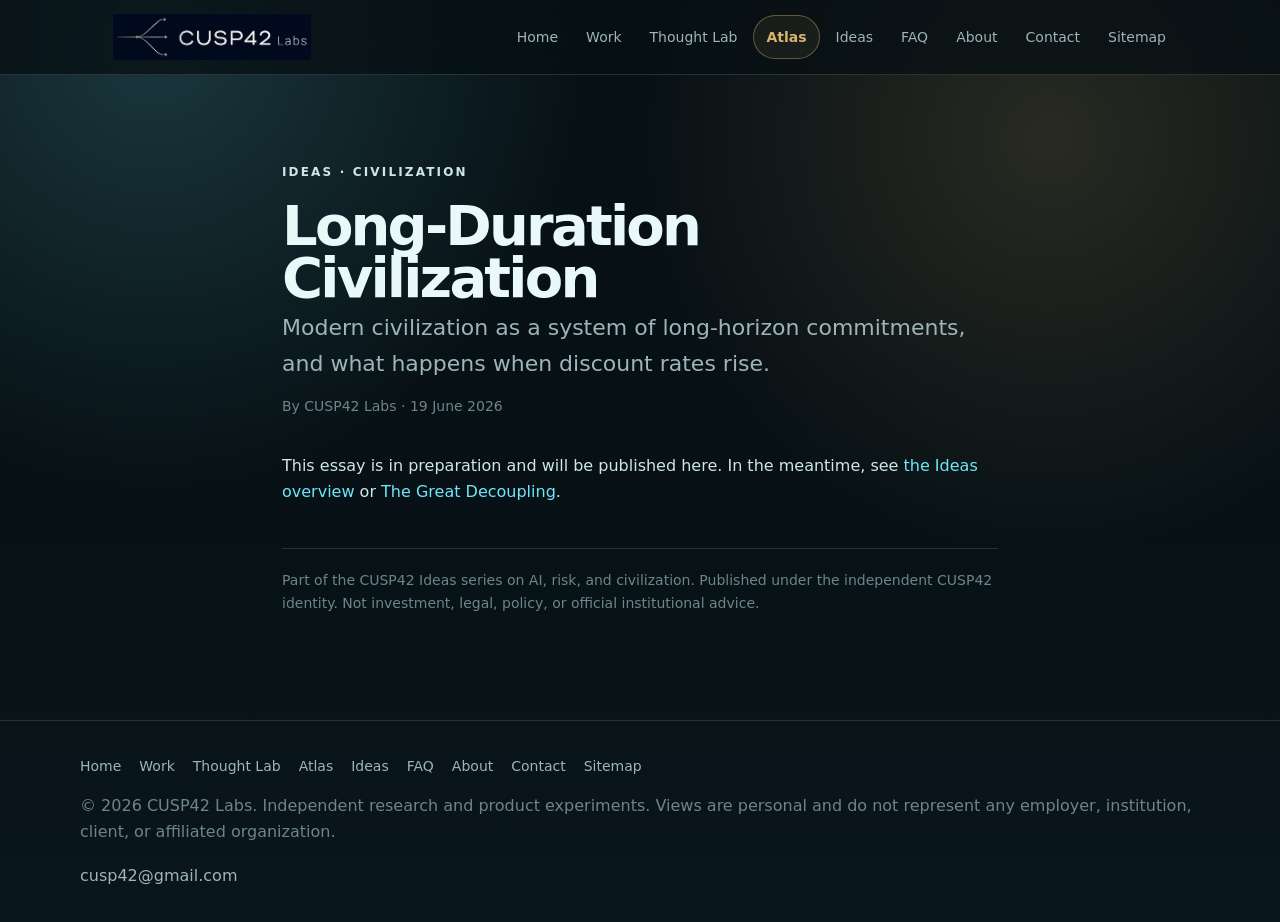
<file: ideas/long-duration-civilization.html>
<!doctype html>
<html lang="en">
<head>
  <meta charset="utf-8" />
  <meta name="viewport" content="width=device-width, initial-scale=1" />
  <title>Long-Duration Civilization — CUSP42 Labs</title>
  <meta name="description" content="Modern civilization as a system of long-horizon commitments, and what happens when discount rates rise." />
  <link rel="canonical" href="https://cusp42.com/ideas/long-duration-civilization.html" />
  <meta property="og:type" content="article" />
  <meta property="og:title" content="Long-Duration Civilization — CUSP42 Labs" />
  <meta property="og:description" content="Modern civilization as a system of long-horizon commitments, and what happens when discount rates rise." />
  <meta property="og:url" content="https://cusp42.com/ideas/long-duration-civilization.html" />
  <meta property="og:image" content="https://cusp42.com/assets/cusp42-hero.jpg" />
  <meta property="article:published_time" content="2026-06-19" />
  <meta name="twitter:card" content="summary_large_image" />
  <meta name="twitter:title" content="Long-Duration Civilization — CUSP42 Labs" />
  <meta name="twitter:description" content="Modern civilization as a system of long-horizon commitments, and what happens when discount rates rise." />
  <meta name="twitter:image" content="https://cusp42.com/assets/cusp42-hero.jpg" />
  <link rel="icon" href="../assets/favicon.png" type="image/png" />
  <link rel="stylesheet" href="../assets/styles.css" />
  <script type="application/ld+json">
  {
    "@context": "https://schema.org",
    "@type": "Article",
    "headline": "Long-Duration Civilization",
    "description": "Modern civilization as a system of long-horizon commitments, and what happens when discount rates rise.",
    "datePublished": "2026-06-19",
    "dateModified": "2026-06-19",
    "author": { "@type": "Organization", "name": "CUSP42 Labs", "url": "https://cusp42.com/" },
    "publisher": {
      "@type": "Organization",
      "name": "CUSP42 Labs",
      "logo": { "@type": "ImageObject", "url": "https://cusp42.com/assets/cusp42-logo-lockup.png" }
    },
    "mainEntityOfPage": { "@type": "WebPage", "@id": "https://cusp42.com/ideas/long-duration-civilization.html" }
  }
  </script>
</head>
<body>
  <header class="site-header">
    <nav class="nav" aria-label="Primary navigation">
      <a class="brand brand-lockup" href="../index.html" aria-label="CUSP42 Labs home"><img src="../assets/cusp42-logo-lockup.png" alt="CUSP42 Labs" /></a>
      <button class="nav-toggle" type="button" aria-expanded="false">Menu</button>
      <div class="nav-links"><a href="../index.html">Home</a><a href="../work.html">Work</a><a href="../lab.html">Thought Lab</a><a class="nav-atlas" href="../atlas.html">Atlas</a><a href="../ideas.html">Ideas</a><a href="../faq.html">FAQ</a><a href="../about.html">About</a><a href="../contact.html">Contact</a><a href="../sitemap.html">Sitemap</a></div>
    </nav>
  </header>

  <main>
    <article class="section essay">
      <p class="eyebrow">Ideas · Civilization</p>
      <h1 class="h1" style="font-size: clamp(34px, 5vw, 56px); letter-spacing: -0.05em; margin: 0 0 6px;">Long-Duration Civilization</h1>
      <p class="dek">Modern civilization as a system of long-horizon commitments, and what happens when discount rates rise.</p>
      <p class="byline">By CUSP42 Labs · <time datetime="2026-06-19">19 June 2026</time></p>

      <p>This essay is in preparation and will be published here. In the meantime, see <a href="../ideas.html" style="color:var(--cyan)">the Ideas overview</a> or <a href="the-great-decoupling.html" style="color:var(--cyan)">The Great Decoupling</a>.</p>

      <p class="essay-footer">Part of the CUSP42 Ideas series on AI, risk, and civilization. Published under the independent CUSP42 identity. Not investment, legal, policy, or official institutional advice.</p>
    </article>
  </main>

  <footer class="footer"><nav class="footer-nav" aria-label="Footer site map"><a href="../index.html">Home</a><a href="../work.html">Work</a><a href="../lab.html">Thought Lab</a><a href="../atlas.html">Atlas</a><a href="../ideas.html">Ideas</a><a href="../faq.html">FAQ</a><a href="../about.html">About</a><a href="../contact.html">Contact</a><a href="../sitemap.html">Sitemap</a></nav><div class="footer-inner"><div>© <span id="year">2026</span> CUSP42 Labs. Independent research and product experiments. Views are personal and do not represent any employer, institution, client, or affiliated organization.</div><div><a href="../contact.html">cusp42@gmail.com</a></div></div></footer>
  <script src="../assets/site.js"></script><script>document.getElementById('year').textContent = new Date().getFullYear();</script>
</body>
</html>
</file>
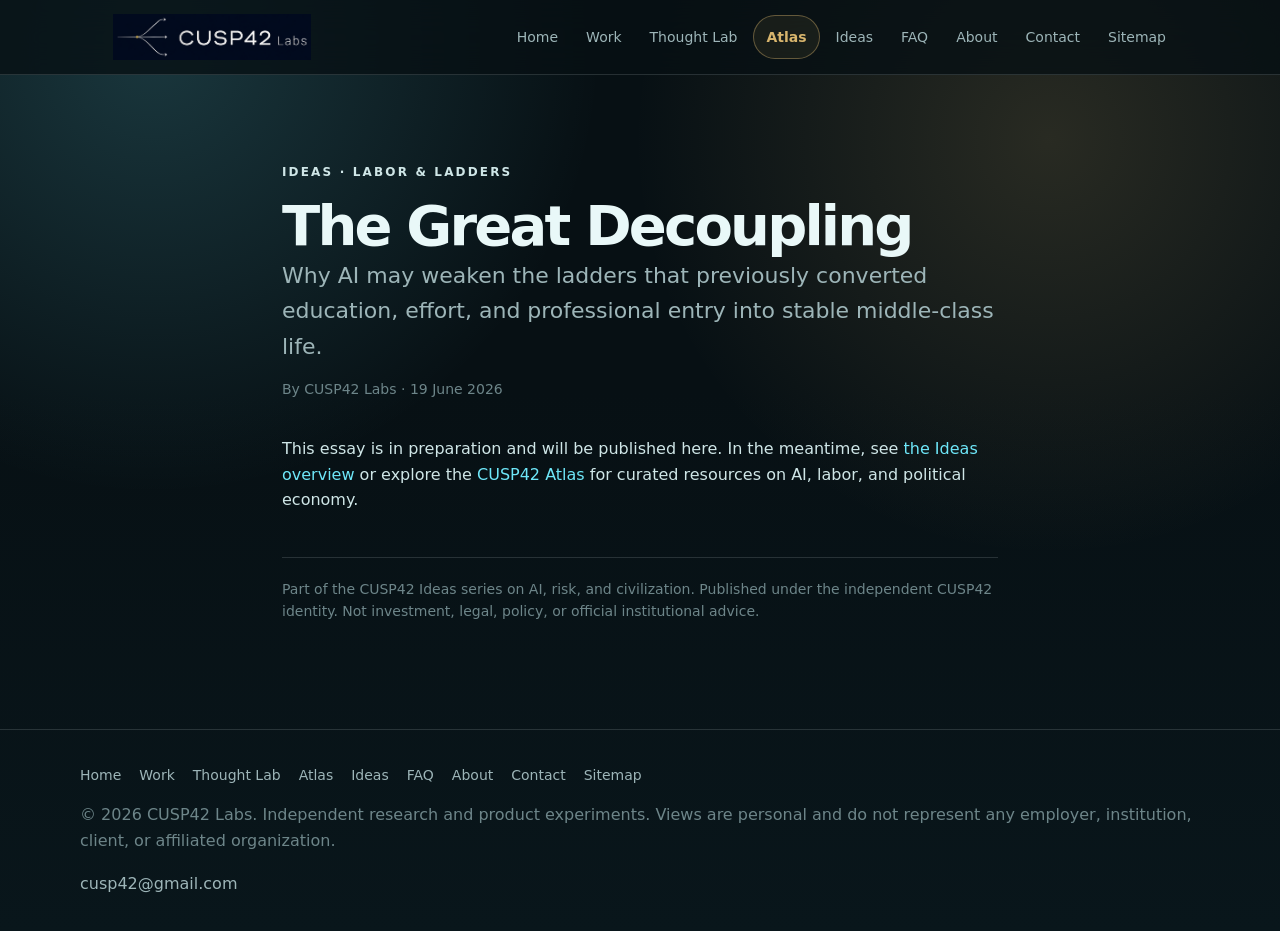
<file: ideas/the-great-decoupling.html>
<!doctype html>
<html lang="en">
<head>
  <meta charset="utf-8" />
  <meta name="viewport" content="width=device-width, initial-scale=1" />
  <title>The Great Decoupling — CUSP42 Labs</title>
  <meta name="description" content="Why AI may weaken the ladders that once converted education, effort, and professional entry into stable middle-class life — and what that means for institutions." />
  <link rel="canonical" href="https://cusp42.com/ideas/the-great-decoupling.html" />
  <meta property="og:type" content="article" />
  <meta property="og:title" content="The Great Decoupling — CUSP42 Labs" />
  <meta property="og:description" content="Why AI may weaken the ladders that once converted education, effort, and professional entry into stable middle-class life." />
  <meta property="og:url" content="https://cusp42.com/ideas/the-great-decoupling.html" />
  <meta property="og:image" content="https://cusp42.com/assets/cusp42-hero.jpg" />
  <meta property="article:published_time" content="2026-06-19" />
  <meta name="twitter:card" content="summary_large_image" />
  <meta name="twitter:title" content="The Great Decoupling — CUSP42 Labs" />
  <meta name="twitter:description" content="Why AI may weaken the ladders that once converted education, effort, and professional entry into stable middle-class life." />
  <meta name="twitter:image" content="https://cusp42.com/assets/cusp42-hero.jpg" />
  <link rel="icon" href="../assets/favicon.png" type="image/png" />
  <link rel="stylesheet" href="../assets/styles.css" />
  <script type="application/ld+json">
  {
    "@context": "https://schema.org",
    "@type": "Article",
    "headline": "The Great Decoupling",
    "description": "Why AI may weaken the ladders that previously converted education, effort, and professional entry into stable middle-class life.",
    "datePublished": "2026-06-19",
    "dateModified": "2026-06-19",
    "author": { "@type": "Organization", "name": "CUSP42 Labs", "url": "https://cusp42.com/" },
    "publisher": {
      "@type": "Organization",
      "name": "CUSP42 Labs",
      "logo": { "@type": "ImageObject", "url": "https://cusp42.com/assets/cusp42-logo-lockup.png" }
    },
    "mainEntityOfPage": { "@type": "WebPage", "@id": "https://cusp42.com/ideas/the-great-decoupling.html" }
  }
  </script>
</head>
<body>
  <header class="site-header">
    <nav class="nav" aria-label="Primary navigation">
      <a class="brand brand-lockup" href="../index.html" aria-label="CUSP42 Labs home"><img src="../assets/cusp42-logo-lockup.png" alt="CUSP42 Labs" /></a>
      <button class="nav-toggle" type="button" aria-expanded="false">Menu</button>
      <div class="nav-links"><a href="../index.html">Home</a><a href="../work.html">Work</a><a href="../lab.html">Thought Lab</a><a class="nav-atlas" href="../atlas.html">Atlas</a><a href="../ideas.html">Ideas</a><a href="../faq.html">FAQ</a><a href="../about.html">About</a><a href="../contact.html">Contact</a><a href="../sitemap.html">Sitemap</a></div>
    </nav>
  </header>

  <main>
    <article class="section essay">
      <p class="eyebrow">Ideas · Labor &amp; ladders</p>
      <h1 class="h1" style="font-size: clamp(34px, 5vw, 56px); letter-spacing: -0.05em; margin: 0 0 6px;">The Great Decoupling</h1>
      <p class="dek">Why AI may weaken the ladders that previously converted education, effort, and professional entry into stable middle-class life.</p>
      <p class="byline">By CUSP42 Labs · <time datetime="2026-06-19">19 June 2026</time></p>

      <p>This essay is in preparation and will be published here. In the meantime, see <a href="../ideas.html" style="color:var(--cyan)">the Ideas overview</a> or explore the <a href="../atlas.html" style="color:var(--cyan)">CUSP42 Atlas</a> for curated resources on AI, labor, and political economy.</p>

      <p class="essay-footer">Part of the CUSP42 Ideas series on AI, risk, and civilization. Published under the independent CUSP42 identity. Not investment, legal, policy, or official institutional advice.</p>
    </article>
  </main>

  <footer class="footer"><nav class="footer-nav" aria-label="Footer site map"><a href="../index.html">Home</a><a href="../work.html">Work</a><a href="../lab.html">Thought Lab</a><a href="../atlas.html">Atlas</a><a href="../ideas.html">Ideas</a><a href="../faq.html">FAQ</a><a href="../about.html">About</a><a href="../contact.html">Contact</a><a href="../sitemap.html">Sitemap</a></nav><div class="footer-inner"><div>© <span id="year">2026</span> CUSP42 Labs. Independent research and product experiments. Views are personal and do not represent any employer, institution, client, or affiliated organization.</div><div><a href="../contact.html">cusp42@gmail.com</a></div></div></footer>
  <script src="../assets/site.js"></script><script>document.getElementById('year').textContent = new Date().getFullYear();</script>
</body>
</html>
</file>
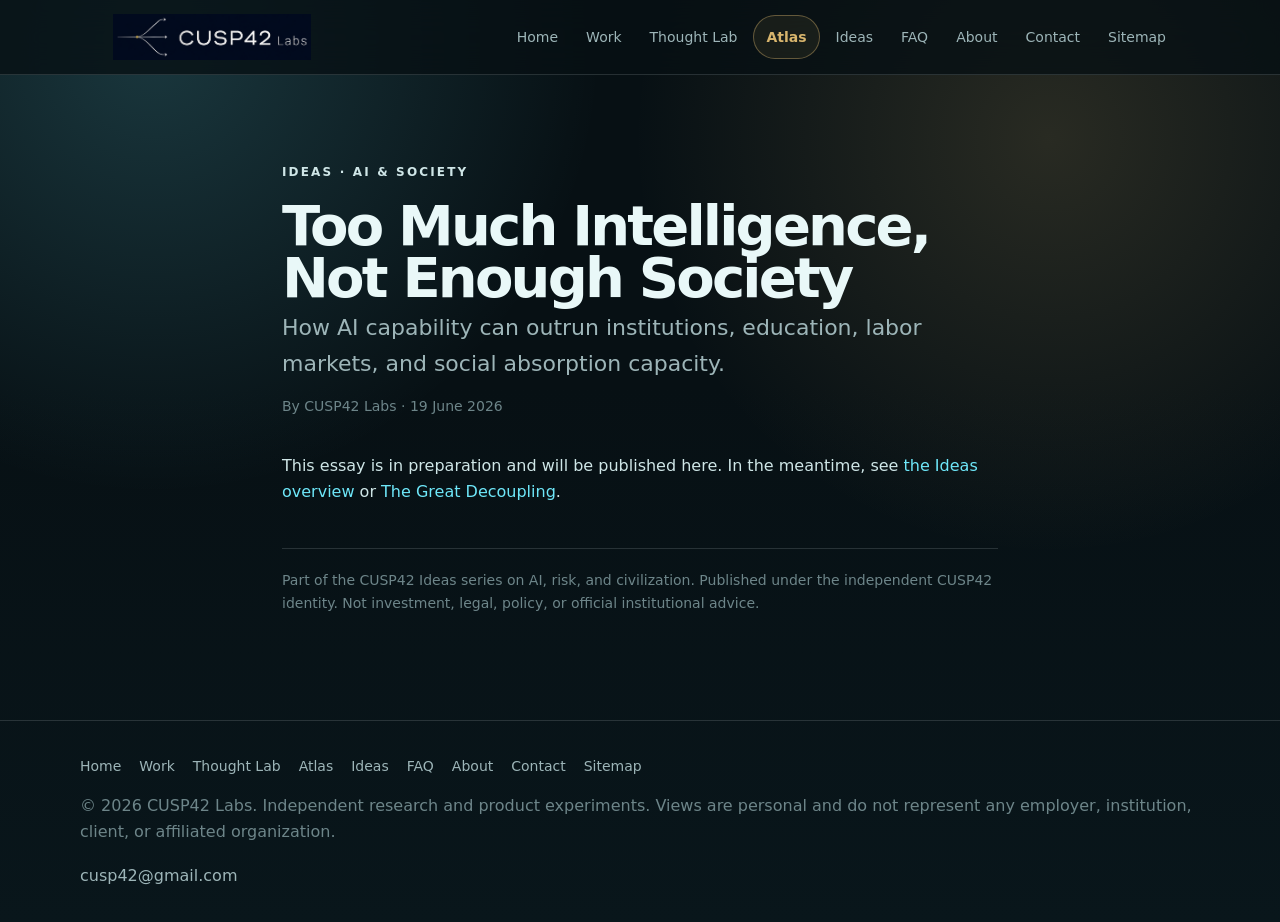
<file: ideas/too-much-intelligence.html>
<!doctype html>
<html lang="en">
<head>
  <meta charset="utf-8" />
  <meta name="viewport" content="width=device-width, initial-scale=1" />
  <title>Too Much Intelligence, Not Enough Society — CUSP42 Labs</title>
  <meta name="description" content="How AI capability can outrun institutions, education, labor markets, and social absorption capacity." />
  <link rel="canonical" href="https://cusp42.com/ideas/too-much-intelligence.html" />
  <meta property="og:type" content="article" />
  <meta property="og:title" content="Too Much Intelligence, Not Enough Society — CUSP42 Labs" />
  <meta property="og:description" content="How AI capability can outrun institutions, education, labor markets, and social absorption capacity." />
  <meta property="og:url" content="https://cusp42.com/ideas/too-much-intelligence.html" />
  <meta property="og:image" content="https://cusp42.com/assets/cusp42-hero.jpg" />
  <meta property="article:published_time" content="2026-06-19" />
  <meta name="twitter:card" content="summary_large_image" />
  <meta name="twitter:title" content="Too Much Intelligence, Not Enough Society — CUSP42 Labs" />
  <meta name="twitter:description" content="How AI capability can outrun institutions, education, labor markets, and social absorption capacity." />
  <meta name="twitter:image" content="https://cusp42.com/assets/cusp42-hero.jpg" />
  <link rel="icon" href="../assets/favicon.png" type="image/png" />
  <link rel="stylesheet" href="../assets/styles.css" />
  <script type="application/ld+json">
  {
    "@context": "https://schema.org",
    "@type": "Article",
    "headline": "Too Much Intelligence, Not Enough Society",
    "description": "How AI capability can outrun institutions, education, labor markets, and social absorption capacity.",
    "datePublished": "2026-06-19",
    "dateModified": "2026-06-19",
    "author": { "@type": "Organization", "name": "CUSP42 Labs", "url": "https://cusp42.com/" },
    "publisher": {
      "@type": "Organization",
      "name": "CUSP42 Labs",
      "logo": { "@type": "ImageObject", "url": "https://cusp42.com/assets/cusp42-logo-lockup.png" }
    },
    "mainEntityOfPage": { "@type": "WebPage", "@id": "https://cusp42.com/ideas/too-much-intelligence.html" }
  }
  </script>
</head>
<body>
  <header class="site-header">
    <nav class="nav" aria-label="Primary navigation">
      <a class="brand brand-lockup" href="../index.html" aria-label="CUSP42 Labs home"><img src="../assets/cusp42-logo-lockup.png" alt="CUSP42 Labs" /></a>
      <button class="nav-toggle" type="button" aria-expanded="false">Menu</button>
      <div class="nav-links"><a href="../index.html">Home</a><a href="../work.html">Work</a><a href="../lab.html">Thought Lab</a><a class="nav-atlas" href="../atlas.html">Atlas</a><a href="../ideas.html">Ideas</a><a href="../faq.html">FAQ</a><a href="../about.html">About</a><a href="../contact.html">Contact</a><a href="../sitemap.html">Sitemap</a></div>
    </nav>
  </header>

  <main>
    <article class="section essay">
      <p class="eyebrow">Ideas · AI &amp; society</p>
      <h1 class="h1" style="font-size: clamp(34px, 5vw, 56px); letter-spacing: -0.05em; margin: 0 0 6px;">Too Much Intelligence, Not Enough Society</h1>
      <p class="dek">How AI capability can outrun institutions, education, labor markets, and social absorption capacity.</p>
      <p class="byline">By CUSP42 Labs · <time datetime="2026-06-19">19 June 2026</time></p>

      <p>This essay is in preparation and will be published here. In the meantime, see <a href="../ideas.html" style="color:var(--cyan)">the Ideas overview</a> or <a href="the-great-decoupling.html" style="color:var(--cyan)">The Great Decoupling</a>.</p>

      <p class="essay-footer">Part of the CUSP42 Ideas series on AI, risk, and civilization. Published under the independent CUSP42 identity. Not investment, legal, policy, or official institutional advice.</p>
    </article>
  </main>

  <footer class="footer"><nav class="footer-nav" aria-label="Footer site map"><a href="../index.html">Home</a><a href="../work.html">Work</a><a href="../lab.html">Thought Lab</a><a href="../atlas.html">Atlas</a><a href="../ideas.html">Ideas</a><a href="../faq.html">FAQ</a><a href="../about.html">About</a><a href="../contact.html">Contact</a><a href="../sitemap.html">Sitemap</a></nav><div class="footer-inner"><div>© <span id="year">2026</span> CUSP42 Labs. Independent research and product experiments. Views are personal and do not represent any employer, institution, client, or affiliated organization.</div><div><a href="../contact.html">cusp42@gmail.com</a></div></div></footer>
  <script src="../assets/site.js"></script><script>document.getElementById('year').textContent = new Date().getFullYear();</script>
</body>
</html>
</file>
<file: assets/styles.css>
:root {
  --bg: #071014;
  --bg-soft: #0c191f;
  --bg-softer: #102129;
  --panel: rgba(255,255,255,0.055);
  --panel-strong: rgba(255,255,255,0.085);
  --line: rgba(233,248,248,0.14);
  --text: #e9f8f8;
  --muted: #9db5b8;
  --muted-2: #6d8589;
  --cyan: #6ee7f9;
  --gold: #d8b56d;
  --rose: #f0a1a8;
  --shadow: 0 20px 80px rgba(0,0,0,0.32);
  --max: 1120px;
  --radius: 28px;
  --radius-sm: 18px;
  color-scheme: dark;
}

* { box-sizing: border-box; }
html { scroll-behavior: smooth; }
body {
  margin: 0;
  font-family: Inter, ui-sans-serif, system-ui, -apple-system, BlinkMacSystemFont, "Segoe UI", sans-serif;
  color: var(--text);
  background:
    radial-gradient(circle at 12% 5%, rgba(110,231,249,0.18), transparent 28rem),
    radial-gradient(circle at 82% 15%, rgba(216,181,109,0.16), transparent 26rem),
    linear-gradient(180deg, #071014 0%, #071014 42%, #09161b 100%);
  line-height: 1.6;
}

a { color: inherit; text-decoration: none; }
a:hover { color: var(--cyan); }

.site-header {
  position: sticky;
  top: 0;
  z-index: 20;
  backdrop-filter: blur(18px);
  background: rgba(7,16,20,0.78);
  border-bottom: 1px solid var(--line);
}

.nav {
  max-width: var(--max);
  margin: 0 auto;
  min-height: 74px;
  display: flex;
  align-items: center;
  justify-content: space-between;
  padding: 0 22px;
}

.brand {
  display: inline-flex;
  align-items: center;
  gap: 12px;
  font-weight: 760;
  letter-spacing: 0.12em;
}
.brand img { width: 38px; height: 38px; border-radius: 12px; }
.brand small {
  display: block;
  margin-top: -4px;
  font-size: 11px;
  letter-spacing: 0.18em;
  color: var(--muted);
  font-weight: 600;
}

.nav-links {
  display: flex;
  align-items: center;
  gap: 4px;
}
.nav-links a {
  padding: 10px 12px;
  border-radius: 999px;
  color: var(--muted);
  font-size: 14px;
}
.nav-links a.active,
.nav-links a:hover {
  color: var(--text);
  background: rgba(255,255,255,0.07);
}

.nav-toggle {
  display: none;
  background: var(--panel);
  border: 1px solid var(--line);
  color: var(--text);
  border-radius: 999px;
  padding: 9px 12px;
  font-size: 14px;
}

main { overflow: hidden; }
.section, .hero {
  max-width: var(--max);
  margin: 0 auto;
  padding: 88px 22px;
}
.hero {
  display: grid;
  grid-template-columns: 1.1fr 0.9fr;
  gap: 46px;
  align-items: center;
  min-height: calc(100vh - 74px);
}
.eyebrow {
  color: var(--cyan);
  text-transform: uppercase;
  letter-spacing: 0.18em;
  font-size: 12px;
  font-weight: 800;
  margin: 0 0 18px;
}
.h1, h1 {
  font-size: clamp(48px, 8vw, 92px);
  line-height: 0.93;
  letter-spacing: -0.07em;
  margin: 0 0 24px;
}
.h1 .accent, h1 .accent { color: var(--gold); }
.lede {
  font-size: clamp(18px, 2.2vw, 24px);
  color: #c7dfe1;
  max-width: 760px;
  margin: 0 0 30px;
}
.copy { color: var(--muted); max-width: 780px; }
.copy strong { color: var(--text); font-weight: 700; }

.cta-row { display: flex; flex-wrap: wrap; gap: 12px; margin-top: 34px; }
.button {
  display: inline-flex;
  align-items: center;
  justify-content: center;
  gap: 8px;
  min-height: 46px;
  padding: 0 18px;
  border-radius: 999px;
  font-weight: 760;
  border: 1px solid var(--line);
  background: var(--panel);
  color: var(--text);
}
.button.primary {
  color: #081014;
  background: linear-gradient(135deg, var(--cyan), #e7fbff);
  border-color: transparent;
}
.button:hover { transform: translateY(-1px); color: inherit; }

.cta-row.compact { margin-top: 18px; margin-bottom: 8px; }
.mini-links {
  display: flex;
  flex-wrap: wrap;
  gap: 10px;
  margin-top: 18px;
}
.mini-links.vertical { flex-direction: column; align-items: flex-start; }
.mini-links a {
  display: inline-flex;
  align-items: center;
  min-height: 36px;
  border: 1px solid var(--line);
  border-radius: 999px;
  padding: 0 13px;
  color: var(--cyan);
  background: rgba(110,231,249,0.06);
  font-size: 14px;
  font-weight: 700;
}
.mini-links a:hover { color: var(--text); background: rgba(255,255,255,0.075); }


.orbit-card {
  min-height: 520px;
  border: 1px solid var(--line);
  border-radius: 38px;
  background:
    radial-gradient(circle at 65% 28%, rgba(110,231,249,0.22), transparent 14rem),
    radial-gradient(circle at 35% 70%, rgba(216,181,109,0.18), transparent 15rem),
    rgba(255,255,255,0.055);
  box-shadow: var(--shadow);
  position: relative;
  overflow: hidden;
  padding: 28px;
}
.orbit-card::before {
  content: "";
  position: absolute;
  width: 420px;
  height: 420px;
  border: 1px solid rgba(233,248,248,0.13);
  border-radius: 50%;
  right: -120px;
  top: -76px;
}
.orbit-card::after {
  content: "";
  position: absolute;
  inset: 18px;
  border-radius: 30px;
  border: 1px solid rgba(233,248,248,0.08);
  pointer-events: none;
}
.big-mark {
  position: absolute;
  right: 28px;
  top: 28px;
  width: 128px;
  border-radius: 30px;
  opacity: 0.92;
}
.card-bottom {
  position: absolute;
  left: 28px;
  right: 28px;
  bottom: 28px;
}
.card-bottom p { color: var(--muted); margin: 10px 0 0; max-width: 390px; }
.signal-line {
  display: flex;
  gap: 9px;
  margin-bottom: 18px;
}
.signal-line span {
  height: 8px;
  border-radius: 999px;
  background: rgba(233,248,248,0.2);
  flex: 1;
}
.signal-line span:nth-child(2) { background: rgba(110,231,249,0.74); }
.signal-line span:nth-child(4) { background: rgba(216,181,109,0.74); }
.card-kicker { color: var(--cyan); font-size: 13px; letter-spacing: 0.12em; text-transform: uppercase; font-weight: 800; }
.card-title { font-size: 32px; line-height: 1.05; letter-spacing: -0.04em; margin: 10px 0 0; }

.section-title {
  font-size: clamp(34px, 5vw, 58px);
  line-height: 1.02;
  letter-spacing: -0.055em;
  margin: 0 0 18px;
}
.section-head { display: flex; justify-content: space-between; gap: 28px; align-items: end; margin-bottom: 34px; }
.section-head .copy { max-width: 520px; margin: 0; }

.grid { display: grid; gap: 18px; }
.grid.two { grid-template-columns: repeat(2, minmax(0,1fr)); }
.grid.three { grid-template-columns: repeat(3, minmax(0,1fr)); }
.card, .feature, .quote, .timeline-item {
  border: 1px solid var(--line);
  border-radius: var(--radius);
  background: var(--panel);
  padding: 26px;
  box-shadow: 0 12px 50px rgba(0,0,0,0.12);
}
.card:hover, .feature:hover { background: var(--panel-strong); }
.card h3, .feature h3 { margin: 0 0 10px; font-size: 22px; letter-spacing: -0.03em; }
.card p, .feature p { color: var(--muted); margin: 0; }
.card .tag {
  display: inline-flex;
  border: 1px solid var(--line);
  border-radius: 999px;
  padding: 6px 10px;
  color: var(--cyan);
  font-size: 12px;
  font-weight: 750;
  margin-bottom: 18px;
  background: rgba(110,231,249,0.06);
}

.band {
  border-top: 1px solid var(--line);
  border-bottom: 1px solid var(--line);
  background: rgba(255,255,255,0.035);
}

.pill-list { display: flex; flex-wrap: wrap; gap: 10px; margin-top: 24px; }
.pill-list span {
  border: 1px solid var(--line);
  background: rgba(255,255,255,0.045);
  color: var(--muted);
  border-radius: 999px;
  padding: 8px 12px;
  font-size: 14px;
}

.page-hero { padding-top: 92px; padding-bottom: 56px; }
.page-hero h1 { max-width: 980px; }
.page-hero .lede { max-width: 850px; }

.work-item {
  display: grid;
  grid-template-columns: 0.75fr 1.25fr;
  gap: 28px;
  padding: 30px;
  border: 1px solid var(--line);
  border-radius: 32px;
  background: var(--panel);
  margin-bottom: 18px;
}
.work-meta { color: var(--muted); font-size: 14px; }
.work-meta strong { color: var(--cyan); display: block; margin-bottom: 8px; }
.work-item h2 { margin: 0 0 10px; font-size: 30px; letter-spacing: -0.04em; }
.work-item p { color: var(--muted); margin: 0 0 16px; }

.article-list { display: grid; gap: 14px; }
.article-link {
  display: grid;
  grid-template-columns: 1fr auto;
  gap: 18px;
  align-items: center;
  border: 1px solid var(--line);
  border-radius: 22px;
  padding: 20px;
  background: var(--panel);
}
.article-link h3 { margin: 0 0 4px; font-size: 20px; }
.article-link p { margin: 0; color: var(--muted); }
.article-link span { color: var(--gold); font-size: 14px; white-space: nowrap; }

.quote { font-size: clamp(22px, 3.2vw, 36px); line-height: 1.22; letter-spacing: -0.04em; color: #dff6f7; }
.quote small { display: block; color: var(--muted); margin-top: 16px; font-size: 15px; letter-spacing: 0; }

.timeline { display: grid; gap: 14px; }
.timeline-item { display: grid; grid-template-columns: 140px 1fr; gap: 18px; }
.timeline-item strong { color: var(--gold); }
.timeline-item p { margin: 0; color: var(--muted); }

.contact-box {
  border: 1px solid var(--line);
  border-radius: 36px;
  padding: 34px;
  background:
    radial-gradient(circle at 90% 10%, rgba(110,231,249,0.18), transparent 20rem),
    var(--panel);
}
.contact-box h2 { margin-top: 0; font-size: 36px; letter-spacing: -0.04em; }
.contact-box p { color: var(--muted); }

.footer {
  border-top: 1px solid var(--line);
  padding: 34px 22px;
  color: var(--muted-2);
}
.footer-inner {
  max-width: var(--max);
  margin: 0 auto;
  display: flex;
  justify-content: space-between;
  gap: 18px;
  flex-wrap: wrap;
}
.footer a { color: var(--muted); }

@media (max-width: 840px) {
  .hero, .grid.two, .grid.three, .work-item, .timeline-item { grid-template-columns: 1fr; }
  .hero { min-height: auto; padding-top: 62px; }
  .orbit-card { min-height: 420px; }
  .section { padding: 64px 20px; }
  .section-head { display: block; }
  .nav-toggle { display: inline-flex; }
  .nav-links {
    display: none;
    position: absolute;
    top: 74px;
    left: 12px;
    right: 12px;
    flex-direction: column;
    align-items: stretch;
    padding: 12px;
    background: rgba(7,16,20,0.96);
    border: 1px solid var(--line);
    border-radius: 20px;
  }
  .nav-links.open { display: flex; }
  .nav-links a { padding: 13px 14px; }
  .article-link { grid-template-columns: 1fr; }
}

/* v5 narrative additions */
.story-hero { grid-template-columns: 1.02fr 0.98fr; }
.cosmic-card {
  border: 1px solid var(--line);
  border-radius: 42px;
  background:
    radial-gradient(circle at 70% 16%, rgba(110,231,249,0.16), transparent 17rem),
    radial-gradient(circle at 28% 76%, rgba(216,181,109,0.12), transparent 16rem),
    rgba(255,255,255,0.045);
  box-shadow: var(--shadow);
  overflow: hidden;
  padding: 12px;
  position: relative;
}
.cosmic-card::after {
  content: "";
  position: absolute;
  inset: 13px;
  border: 1px solid rgba(233,248,248,0.1);
  border-radius: 32px;
  pointer-events: none;
}
.cosmic-card img {
  display: block;
  width: 100%;
  min-height: 520px;
  object-fit: cover;
  border-radius: 32px;
}
.split-story {
  display: grid;
  grid-template-columns: 1.02fr 0.98fr;
  gap: 28px;
  align-items: stretch;
}
.name-block {
  border: 1px solid var(--line);
  border-radius: 36px;
  padding: 34px;
  background: var(--panel);
}
.name-block .copy { margin-bottom: 18px; }
.compact-quote {
  display: flex;
  flex-direction: column;
  justify-content: center;
  min-height: 100%;
  background:
    radial-gradient(circle at 90% 10%, rgba(216,181,109,0.13), transparent 15rem),
    var(--panel);
}
@media (max-width: 840px) {
  .story-hero, .split-story { grid-template-columns: 1fr; }
  .cosmic-card img { min-height: auto; }
}

/* v6 visual identity update */
.brand.brand-lockup {
  gap: 0;
  letter-spacing: 0;
}
.brand.brand-lockup img {
  width: min(220px, 48vw);
  height: auto;
  max-height: 46px;
  object-fit: contain;
  border-radius: 10px;
  display: block;
}
@media (max-width: 520px) {
  .brand.brand-lockup img {
    width: min(176px, 48vw);
    max-height: 40px;
  }
}

/* v6 full-width homepage hero image */
.hero-image {
  max-width: min(1360px, calc(100vw - 44px));
  min-height: 690px;
  margin-top: 28px;
  margin-bottom: 28px;
  border: 1px solid rgba(233,248,248,0.14);
  border-radius: 42px;
  overflow: hidden;
  display: flex;
  align-items: center;
  grid-template-columns: none;
  background:
    linear-gradient(90deg, rgba(2,8,16,0.96) 0%, rgba(2,8,16,0.86) 26%, rgba(2,8,16,0.42) 54%, rgba(2,8,16,0.18) 100%),
    url("cusp42-hero.jpg") center center / cover no-repeat;
  box-shadow: 0 36px 120px rgba(0,0,0,0.42);
}
.hero-copy-panel {
  width: min(670px, 100%);
  padding: 0 0 0 24px;
}
.hero-image .h1 {
  text-shadow: 0 2px 22px rgba(0,0,0,0.4);
}
.hero-image .lede,
.hero-image .copy {
  text-shadow: 0 2px 18px rgba(0,0,0,0.62);
}
@media (max-width: 840px) {
  .hero-image {
    min-height: auto;
    max-width: calc(100vw - 28px);
    margin-top: 18px;
    padding: 56px 22px;
    border-radius: 30px;
    background:
      linear-gradient(90deg, rgba(2,8,16,0.96) 0%, rgba(2,8,16,0.78) 70%, rgba(2,8,16,0.42) 100%),
      url("cusp42-hero.jpg") 64% center / cover no-repeat;
  }
  .hero-copy-panel { padding-left: 0; }
}

/* ---- Status badges (Live / In development / Concept) ---- */
.status {
  display: inline-block;
  vertical-align: middle;
  margin-left: 10px;
  border-radius: 999px;
  padding: 4px 10px;
  font-size: 12px;
  font-weight: 750;
  letter-spacing: 0.02em;
  line-height: 1.4;
  border: 1px solid var(--line);
}
.status.live { color: #071014; background: var(--cyan); border-color: var(--cyan); }
.status.dev { color: var(--gold); background: rgba(216,181,109,0.10); border-color: rgba(216,181,109,0.35); }

/* ---- FAQ ---- */
.faq-list { display: grid; gap: 14px; }
.faq-item {
  border: 1px solid var(--line);
  border-radius: 22px;
  padding: 24px 26px;
  background: var(--panel);
}
.faq-item h3 { margin: 0 0 8px; font-size: 21px; letter-spacing: -0.03em; }
.faq-item p { margin: 0; color: var(--muted); }

/* ---- Atlas (curated gateway) ---- */
.nav-links a.nav-atlas {
  color: var(--gold);
  border: 1px solid rgba(216,181,109,0.4);
  background: rgba(216,181,109,0.08);
  font-weight: 750;
}
.nav-links a.nav-atlas:hover,
.nav-links a.nav-atlas.active {
  color: #081014;
  background: var(--gold);
  border-color: var(--gold);
}

.footer-nav {
  max-width: var(--max);
  margin: 0 auto 16px;
  display: flex;
  flex-wrap: wrap;
  gap: 4px 18px;
}
.footer-nav a { color: var(--muted); font-size: 14px; }
.footer-nav a:hover { color: var(--cyan); }

.atlas-updated { color: var(--muted-2); font-size: 14px; margin: 14px 0 0; }
.atlas-theme { scroll-margin-top: 90px; }
.atlas-card {
  border: 1px solid var(--line);
  border-radius: var(--radius);
  background: var(--panel);
  padding: 26px;
  box-shadow: 0 12px 50px rgba(0,0,0,0.12);
}
.atlas-card:hover { background: var(--panel-strong); }
.atlas-card-top {
  display: flex;
  justify-content: space-between;
  align-items: center;
  gap: 10px;
  flex-wrap: wrap;
  margin-bottom: 14px;
}
.atlas-card-top .tag {
  display: inline-flex;
  border: 1px solid var(--line);
  border-radius: 999px;
  padding: 6px 10px;
  color: var(--cyan);
  font-size: 12px;
  font-weight: 750;
  background: rgba(110,231,249,0.06);
}
.atlas-meta { color: var(--muted-2); font-size: 12.5px; letter-spacing: 0.02em; }
.atlas-card h4 { margin: 0 0 10px; font-size: 21px; letter-spacing: -0.03em; line-height: 1.25; }
.atlas-card h4 a { color: var(--text); }
.atlas-card h4 a:hover { color: var(--cyan); }
.atlas-summary { color: var(--muted); margin: 0 0 16px; }
.atlas-fields { margin: 0; display: grid; gap: 10px; }
.atlas-fields dt {
  color: var(--gold);
  font-size: 11.5px;
  text-transform: uppercase;
  letter-spacing: 0.14em;
  font-weight: 800;
}
.atlas-fields dd { margin: 2px 0 0; color: var(--muted); font-size: 14.5px; }
.atlas-tags { display: flex; flex-wrap: wrap; gap: 8px; margin-top: 16px; }
.atlas-tags span {
  border: 1px solid var(--line);
  background: rgba(255,255,255,0.045);
  color: var(--muted-2);
  border-radius: 999px;
  padding: 4px 10px;
  font-size: 12.5px;
}

/* ---- Essay / article body ---- */
.essay { max-width: 760px; margin: 0 auto; }
.essay .dek { font-size: clamp(18px, 2.4vw, 22px); color: var(--muted); margin: 6px 0 14px; }
.essay .byline { color: var(--muted-2); font-size: 14px; margin: 0 0 36px; }
.essay h2 { font-size: clamp(24px, 3vw, 32px); letter-spacing: -0.04em; margin: 40px 0 14px; }
.essay p { color: #cfe6e7; margin: 0 0 18px; }
.essay .essay-footer { color: var(--muted-2); font-size: 14px; border-top: 1px solid var(--line); margin-top: 44px; padding-top: 20px; }
</file>
